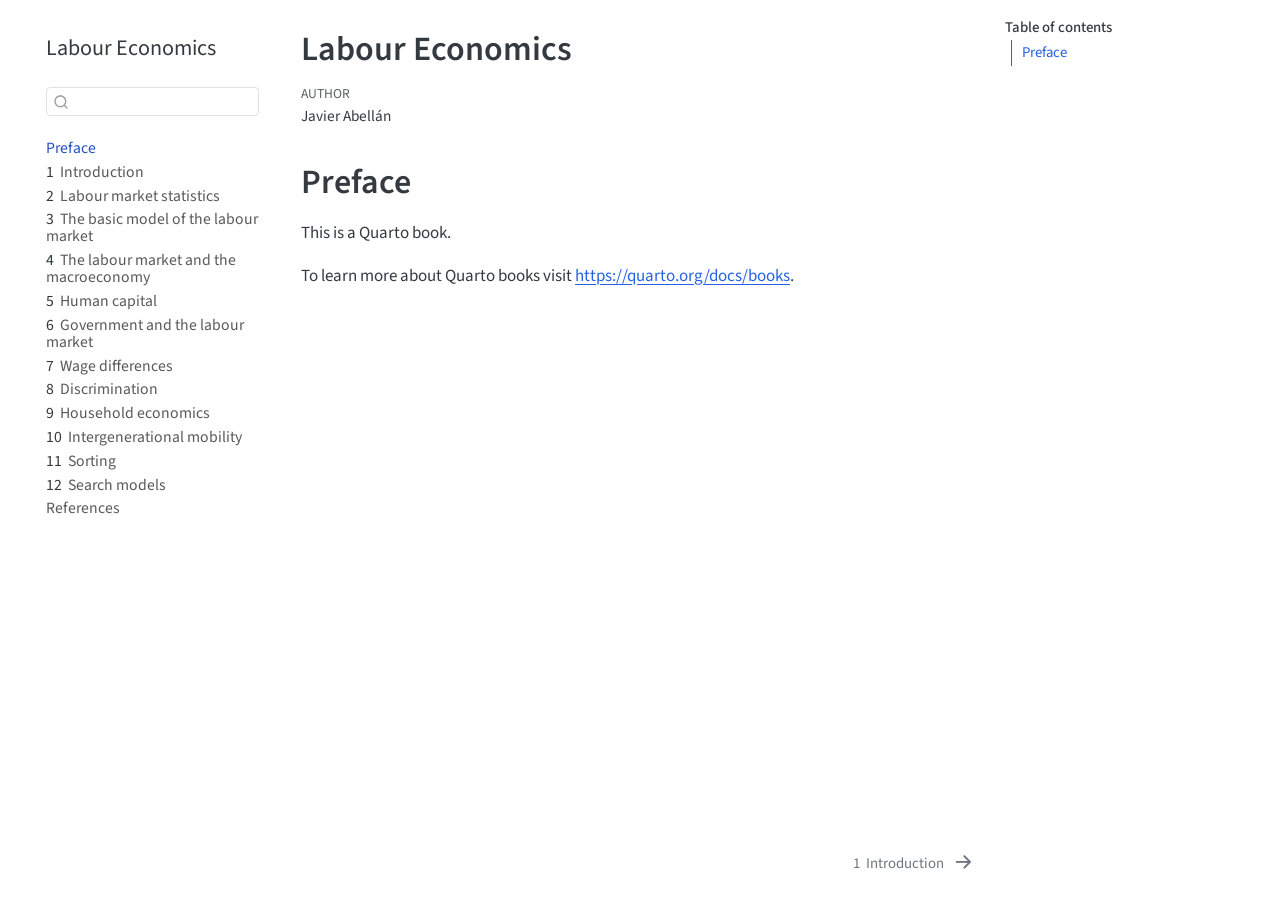
<file: index.html>
<!DOCTYPE html>
<html xmlns="http://www.w3.org/1999/xhtml" lang="en" xml:lang="en"><head>

<meta charset="utf-8">
<meta name="generator" content="quarto-1.9.38">

<meta name="viewport" content="width=device-width, initial-scale=1.0, user-scalable=yes">

<meta name="author" content="Javier Abellán">

<title>Labour Economics</title>
<style>
/* Default styles provided by pandoc.
** See https://pandoc.org/MANUAL.html#variables-for-html for config info.
*/
code{white-space: pre-wrap;}
span.smallcaps{font-variant: small-caps;}
div.columns{display: flex; gap: min(4vw, 1.5em);}
div.column{flex: auto; overflow-x: auto;}
div.hanging-indent{margin-left: 1.5em; text-indent: -1.5em;}
ul.task-list{list-style: none;}
ul.task-list li input[type="checkbox"] {
  width: 0.8em;
  margin: 0 0.8em 0.2em -1em; /* quarto-specific, see https://github.com/quarto-dev/quarto-cli/issues/4556 */ 
  vertical-align: middle;
}
</style>


<script src="site_libs/quarto-nav/quarto-nav.js"></script>
<script src="site_libs/quarto-nav/headroom.min.js"></script>
<script src="site_libs/clipboard/clipboard.min.js"></script>
<script src="site_libs/quarto-search/autocomplete.umd.js"></script>
<script src="site_libs/quarto-search/fuse.min.js"></script>
<script src="site_libs/quarto-search/quarto-search.js"></script>
<meta name="quarto:offset" content="./">
<link href="./intro.html" rel="next">
<script src="site_libs/quarto-html/quarto.js" type="module"></script>
<script src="site_libs/quarto-html/tabsets/tabsets.js" type="module"></script>
<script src="site_libs/quarto-html/popper.min.js"></script>
<script src="site_libs/quarto-html/tippy.umd.min.js"></script>
<script src="site_libs/quarto-html/anchor.min.js"></script>
<link href="site_libs/quarto-html/tippy.css" rel="stylesheet">
<link href="site_libs/quarto-html/quarto-syntax-highlighting-15634bcf2e68342d4ad2dfa704d543f6.css" rel="stylesheet" id="quarto-text-highlighting-styles">
<script src="site_libs/bootstrap/bootstrap.min.js"></script>
<link href="site_libs/bootstrap/bootstrap-icons.css" rel="stylesheet">
<link href="site_libs/bootstrap/bootstrap-5ccb035bea26c1e21f80f44cf7c27909.min.css" rel="stylesheet" append-hash="true" id="quarto-bootstrap" data-mode="light">
<script id="quarto-search-options" type="application/json">{
  "location": "sidebar",
  "copy-button": false,
  "collapse-after": 3,
  "panel-placement": "start",
  "type": "textbox",
  "limit": 50,
  "keyboard-shortcut": [
    "f",
    "/",
    "s"
  ],
  "show-item-context": false,
  "language": {
    "search-no-results-text": "No results",
    "search-matching-documents-text": "matching documents",
    "search-copy-link-title": "Copy link to search",
    "search-hide-matches-text": "Hide additional matches",
    "search-more-match-text": "more match in this document",
    "search-more-matches-text": "more matches in this document",
    "search-clear-button-title": "Clear",
    "search-text-placeholder": "",
    "search-detached-cancel-button-title": "Cancel",
    "search-submit-button-title": "Submit",
    "search-label": "Search"
  }
}</script>


</head>

<body class="nav-sidebar floating quarto-light">

<div id="quarto-search-results"></div>
  <header id="quarto-header" class="headroom fixed-top">
  <nav class="quarto-secondary-nav">
    <div class="container-fluid d-flex">
      <button type="button" class="quarto-btn-toggle btn" data-bs-toggle="collapse" role="button" data-bs-target=".quarto-sidebar-collapse-item" aria-controls="quarto-sidebar" aria-expanded="false" aria-label="Toggle sidebar navigation" onclick="if (window.quartoToggleHeadroom) { window.quartoToggleHeadroom(); }">
        <i class="bi bi-layout-text-sidebar-reverse"></i>
      </button>
        <nav class="quarto-page-breadcrumbs" aria-label="breadcrumb"><ol class="breadcrumb"><li class="breadcrumb-item"><a href="./index.html">Preface</a></li></ol></nav>
        <a class="flex-grow-1" role="navigation" data-bs-toggle="collapse" data-bs-target=".quarto-sidebar-collapse-item" aria-controls="quarto-sidebar" aria-expanded="false" aria-label="Toggle sidebar navigation" onclick="if (window.quartoToggleHeadroom) { window.quartoToggleHeadroom(); }">      
        </a>
      <button type="button" class="btn quarto-search-button" aria-label="Search" onclick="window.quartoOpenSearch();">
        <i class="bi bi-search"></i>
      </button>
    </div>
  </nav>
</header>
<!-- content -->
<div id="quarto-content" class="quarto-container page-columns page-rows-contents page-layout-article">
<!-- sidebar -->
  <nav id="quarto-sidebar" class="sidebar collapse collapse-horizontal quarto-sidebar-collapse-item sidebar-navigation floating overflow-auto">
    <div class="pt-lg-2 mt-2 text-left sidebar-header">
    <div class="sidebar-title mb-0 py-0">
      <a href="./">Labour Economics</a> 
    </div>
      </div>
        <div class="mt-2 flex-shrink-0 align-items-center">
        <div class="sidebar-search">
        <div id="quarto-search" class="" title="Search"></div>
        </div>
        </div>
    <div class="sidebar-menu-container"> 
    <ul class="list-unstyled mt-1">
        <li class="sidebar-item">
  <div class="sidebar-item-container"> 
  <a href="./index.html" class="sidebar-item-text sidebar-link active">
 <span class="menu-text">Preface</span></a>
  </div>
</li>
        <li class="sidebar-item">
  <div class="sidebar-item-container"> 
  <a href="./intro.html" class="sidebar-item-text sidebar-link">
 <span class="menu-text"><span class="chapter-number">1</span>&nbsp; <span class="chapter-title">Introduction</span></span></a>
  </div>
</li>
        <li class="sidebar-item">
  <div class="sidebar-item-container"> 
  <a href="./statistics.html" class="sidebar-item-text sidebar-link">
 <span class="menu-text"><span class="chapter-number">2</span>&nbsp; <span class="chapter-title">Labour market statistics</span></span></a>
  </div>
</li>
        <li class="sidebar-item">
  <div class="sidebar-item-container"> 
  <a href="./basic.html" class="sidebar-item-text sidebar-link">
 <span class="menu-text"><span class="chapter-number">3</span>&nbsp; <span class="chapter-title">The basic model of the labour market</span></span></a>
  </div>
</li>
        <li class="sidebar-item">
  <div class="sidebar-item-container"> 
  <a href="./macro.html" class="sidebar-item-text sidebar-link">
 <span class="menu-text"><span class="chapter-number">4</span>&nbsp; <span class="chapter-title">The labour market and the macroeconomy</span></span></a>
  </div>
</li>
        <li class="sidebar-item">
  <div class="sidebar-item-container"> 
  <a href="./human_capital.html" class="sidebar-item-text sidebar-link">
 <span class="menu-text"><span class="chapter-number">5</span>&nbsp; <span class="chapter-title">Human capital</span></span></a>
  </div>
</li>
        <li class="sidebar-item">
  <div class="sidebar-item-container"> 
  <a href="./government.html" class="sidebar-item-text sidebar-link">
 <span class="menu-text"><span class="chapter-number">6</span>&nbsp; <span class="chapter-title">Government and the labour market</span></span></a>
  </div>
</li>
        <li class="sidebar-item">
  <div class="sidebar-item-container"> 
  <a href="./wage_differences.html" class="sidebar-item-text sidebar-link">
 <span class="menu-text"><span class="chapter-number">7</span>&nbsp; <span class="chapter-title">Wage differences</span></span></a>
  </div>
</li>
        <li class="sidebar-item">
  <div class="sidebar-item-container"> 
  <a href="./discrimination.html" class="sidebar-item-text sidebar-link">
 <span class="menu-text"><span class="chapter-number">8</span>&nbsp; <span class="chapter-title">Discrimination</span></span></a>
  </div>
</li>
        <li class="sidebar-item">
  <div class="sidebar-item-container"> 
  <a href="./household.html" class="sidebar-item-text sidebar-link">
 <span class="menu-text"><span class="chapter-number">9</span>&nbsp; <span class="chapter-title">Household economics</span></span></a>
  </div>
</li>
        <li class="sidebar-item">
  <div class="sidebar-item-container"> 
  <a href="./intergenerational_mobility.html" class="sidebar-item-text sidebar-link">
 <span class="menu-text"><span class="chapter-number">10</span>&nbsp; <span class="chapter-title">Intergenerational mobility</span></span></a>
  </div>
</li>
        <li class="sidebar-item">
  <div class="sidebar-item-container"> 
  <a href="./sorting.html" class="sidebar-item-text sidebar-link">
 <span class="menu-text"><span class="chapter-number">11</span>&nbsp; <span class="chapter-title">Sorting</span></span></a>
  </div>
</li>
        <li class="sidebar-item">
  <div class="sidebar-item-container"> 
  <a href="./search.html" class="sidebar-item-text sidebar-link">
 <span class="menu-text"><span class="chapter-number">12</span>&nbsp; <span class="chapter-title">Search models</span></span></a>
  </div>
</li>
        <li class="sidebar-item">
  <div class="sidebar-item-container"> 
  <a href="./references.html" class="sidebar-item-text sidebar-link">
 <span class="menu-text">References</span></a>
  </div>
</li>
    </ul>
    </div>
</nav>
<div id="quarto-sidebar-glass" class="quarto-sidebar-collapse-item" data-bs-toggle="collapse" data-bs-target=".quarto-sidebar-collapse-item"></div>
<!-- margin-sidebar -->
    <div id="quarto-margin-sidebar" class="sidebar margin-sidebar">
        <nav id="TOC" role="doc-toc" class="toc-active">
    <h2 id="toc-title">Table of contents</h2>
   
  <ul>
  <li><a href="#preface" id="toc-preface" class="nav-link active" data-scroll-target="#preface">Preface</a></li>
  </ul>
</nav>
    </div>
<!-- main -->
<main class="content" id="quarto-document-content">

<header id="title-block-header" class="quarto-title-block default">
<div class="quarto-title">
<h1 class="title">Labour Economics</h1>
</div>



<div class="quarto-title-meta">

    <div>
    <div class="quarto-title-meta-heading">Author</div>
    <div class="quarto-title-meta-contents">
             <p>Javier Abellán </p>
          </div>
  </div>
    
  
    
  </div>
  


</header>


<section id="preface" class="level1 unnumbered">
<h1 class="unnumbered">Preface</h1>
<p>This is a Quarto book.</p>
<p>To learn more about Quarto books visit <a href="https://quarto.org/docs/books" class="uri">https://quarto.org/docs/books</a>.</p>


</section>

</main> <!-- /main -->
<script id="quarto-html-after-body" type="application/javascript">
  window.document.addEventListener("DOMContentLoaded", function (event) {
    const icon = "";
    const anchorJS = new window.AnchorJS();
    anchorJS.options = {
      placement: 'right',
      icon: icon
    };
    anchorJS.add('.anchored');
    const isCodeAnnotation = (el) => {
      for (const clz of el.classList) {
        if (clz.startsWith('code-annotation-')) {                     
          return true;
        }
      }
      return false;
    }
    const onCopySuccess = function(e) {
      // button target
      const button = e.trigger;
      // don't keep focus
      button.blur();
      // flash "checked"
      button.classList.add('code-copy-button-checked');
      var currentTitle = button.getAttribute("title");
      button.setAttribute("title", "Copied!");
      let tooltip;
      if (window.bootstrap) {
        button.setAttribute("data-bs-toggle", "tooltip");
        button.setAttribute("data-bs-placement", "left");
        button.setAttribute("data-bs-title", "Copied!");
        tooltip = new bootstrap.Tooltip(button, 
          { trigger: "manual", 
            customClass: "code-copy-button-tooltip",
            offset: [0, -8]});
        tooltip.show();    
      }
      setTimeout(function() {
        if (tooltip) {
          tooltip.hide();
          button.removeAttribute("data-bs-title");
          button.removeAttribute("data-bs-toggle");
          button.removeAttribute("data-bs-placement");
        }
        button.setAttribute("title", currentTitle);
        button.classList.remove('code-copy-button-checked');
      }, 1000);
      // clear code selection
      e.clearSelection();
    }
    const getTextToCopy = function(trigger) {
      const outerScaffold = trigger.parentElement.cloneNode(true);
      const codeEl = outerScaffold.querySelector('code');
      for (const childEl of codeEl.children) {
        if (isCodeAnnotation(childEl)) {
          childEl.remove();
        }
      }
      return codeEl.innerText;
    }
    const clipboard = new window.ClipboardJS('.code-copy-button:not([data-in-quarto-modal])', {
      text: getTextToCopy
    });
    clipboard.on('success', onCopySuccess);
    if (window.document.getElementById('quarto-embedded-source-code-modal')) {
      const clipboardModal = new window.ClipboardJS('.code-copy-button[data-in-quarto-modal]', {
        text: getTextToCopy,
        container: window.document.getElementById('quarto-embedded-source-code-modal')
      });
      clipboardModal.on('success', onCopySuccess);
    }
      var localhostRegex = new RegExp(/^(?:http|https):\/\/localhost\:?[0-9]*\//);
      var mailtoRegex = new RegExp(/^mailto:/);
        var filterRegex = new RegExp('/' + window.location.host + '/');
      var isInternal = (href) => {
          return filterRegex.test(href) || localhostRegex.test(href) || mailtoRegex.test(href);
      }
      // Inspect non-navigation links and adorn them if external
     var links = window.document.querySelectorAll('a[href]:not(.nav-link):not(.navbar-brand):not(.toc-action):not(.sidebar-link):not(.sidebar-item-toggle):not(.pagination-link):not(.no-external):not([aria-hidden]):not(.dropdown-item):not(.quarto-navigation-tool):not(.about-link)');
      for (var i=0; i<links.length; i++) {
        const link = links[i];
        if (!isInternal(link.href)) {
          // undo the damage that might have been done by quarto-nav.js in the case of
          // links that we want to consider external
          if (link.dataset.originalHref !== undefined) {
            link.href = link.dataset.originalHref;
          }
        }
      }
    function tippyHover(el, contentFn, onTriggerFn, onUntriggerFn) {
      const config = {
        allowHTML: true,
        maxWidth: 500,
        delay: 100,
        arrow: false,
        appendTo: function(el) {
            return el.parentElement;
        },
        interactive: true,
        interactiveBorder: 10,
        theme: 'quarto',
        placement: 'bottom-start',
      };
      if (contentFn) {
        config.content = contentFn;
      }
      if (onTriggerFn) {
        config.onTrigger = onTriggerFn;
      }
      if (onUntriggerFn) {
        config.onUntrigger = onUntriggerFn;
      }
      window.tippy(el, config); 
    }
    const noterefs = window.document.querySelectorAll('a[role="doc-noteref"]');
    for (var i=0; i<noterefs.length; i++) {
      const ref = noterefs[i];
      tippyHover(ref, function() {
        // use id or data attribute instead here
        let href = ref.getAttribute('data-footnote-href') || ref.getAttribute('href');
        try { href = new URL(href).hash; } catch {}
        const id = href.replace(/^#\/?/, "");
        const note = window.document.getElementById(id);
        if (note) {
          return note.innerHTML;
        } else {
          return "";
        }
      });
    }
    const xrefs = window.document.querySelectorAll('a.quarto-xref');
    const processXRef = (id, note) => {
      // Strip column container classes
      const stripColumnClz = (el) => {
        el.classList.remove("page-full", "page-columns");
        if (el.children) {
          for (const child of el.children) {
            stripColumnClz(child);
          }
        }
      }
      stripColumnClz(note)
      if (id === null || id.startsWith('sec-')) {
        // Special case sections, only their first couple elements
        const container = document.createElement("div");
        if (note.children && note.children.length > 2) {
          container.appendChild(note.children[0].cloneNode(true));
          for (let i = 1; i < note.children.length; i++) {
            const child = note.children[i];
            if (child.tagName === "P" && child.innerText === "") {
              continue;
            } else {
              container.appendChild(child.cloneNode(true));
              break;
            }
          }
          if (window.Quarto?.typesetMath) {
            window.Quarto.typesetMath(container);
          }
          return container.innerHTML
        } else {
          if (window.Quarto?.typesetMath) {
            window.Quarto.typesetMath(note);
          }
          return note.innerHTML;
        }
      } else {
        // Remove any anchor links if they are present
        const anchorLink = note.querySelector('a.anchorjs-link');
        if (anchorLink) {
          anchorLink.remove();
        }
        if (window.Quarto?.typesetMath) {
          window.Quarto.typesetMath(note);
        }
        if (note.classList.contains("callout")) {
          return note.outerHTML;
        } else {
          return note.innerHTML;
        }
      }
    }
    for (var i=0; i<xrefs.length; i++) {
      const xref = xrefs[i];
      tippyHover(xref, undefined, function(instance) {
        instance.disable();
        let url = xref.getAttribute('href');
        let hash = undefined; 
        if (url.startsWith('#')) {
          hash = url;
        } else {
          try { hash = new URL(url).hash; } catch {}
        }
        if (hash) {
          const id = hash.replace(/^#\/?/, "");
          const note = window.document.getElementById(id);
          if (note !== null) {
            try {
              const html = processXRef(id, note.cloneNode(true));
              instance.setContent(html);
            } finally {
              instance.enable();
              instance.show();
            }
          } else {
            // See if we can fetch this
            fetch(url.split('#')[0])
            .then(res => res.text())
            .then(html => {
              const parser = new DOMParser();
              const htmlDoc = parser.parseFromString(html, "text/html");
              const note = htmlDoc.getElementById(id);
              if (note !== null) {
                const html = processXRef(id, note);
                instance.setContent(html);
              } 
            }).finally(() => {
              instance.enable();
              instance.show();
            });
          }
        } else {
          // See if we can fetch a full url (with no hash to target)
          // This is a special case and we should probably do some content thinning / targeting
          fetch(url)
          .then(res => res.text())
          .then(html => {
            const parser = new DOMParser();
            const htmlDoc = parser.parseFromString(html, "text/html");
            const note = htmlDoc.querySelector('main.content');
            if (note !== null) {
              // This should only happen for chapter cross references
              // (since there is no id in the URL)
              // remove the first header
              if (note.children.length > 0 && note.children[0].tagName === "HEADER") {
                note.children[0].remove();
              }
              const html = processXRef(null, note);
              instance.setContent(html);
            } 
          }).finally(() => {
            instance.enable();
            instance.show();
          });
        }
      }, function(instance) {
      });
    }
        let selectedAnnoteEl;
        const selectorForAnnotation = ( cell, annotation) => {
          let cellAttr = 'data-code-cell="' + cell + '"';
          let lineAttr = 'data-code-annotation="' +  annotation + '"';
          const selector = 'span[' + cellAttr + '][' + lineAttr + ']';
          return selector;
        }
        const selectCodeLines = (annoteEl) => {
          const doc = window.document;
          const targetCell = annoteEl.getAttribute("data-target-cell");
          const targetAnnotation = annoteEl.getAttribute("data-target-annotation");
          const annoteSpan = window.document.querySelector(selectorForAnnotation(targetCell, targetAnnotation));
          const lines = annoteSpan.getAttribute("data-code-lines").split(",");
          const lineIds = lines.map((line) => {
            return targetCell + "-" + line;
          })
          let top = null;
          let height = null;
          let parent = null;
          if (lineIds.length > 0) {
              //compute the position of the single el (top and bottom and make a div)
              const el = window.document.getElementById(lineIds[0]);
              top = el.offsetTop;
              height = el.offsetHeight;
              parent = el.parentElement.parentElement;
            if (lineIds.length > 1) {
              const lastEl = window.document.getElementById(lineIds[lineIds.length - 1]);
              const bottom = lastEl.offsetTop + lastEl.offsetHeight;
              height = bottom - top;
            }
            if (top !== null && height !== null && parent !== null) {
              // cook up a div (if necessary) and position it 
              let div = window.document.getElementById("code-annotation-line-highlight");
              if (div === null) {
                div = window.document.createElement("div");
                div.setAttribute("id", "code-annotation-line-highlight");
                div.style.position = 'absolute';
                parent.appendChild(div);
              }
              div.style.top = top - 2 + "px";
              div.style.height = height + 4 + "px";
              div.style.left = 0;
              let gutterDiv = window.document.getElementById("code-annotation-line-highlight-gutter");
              if (gutterDiv === null) {
                gutterDiv = window.document.createElement("div");
                gutterDiv.setAttribute("id", "code-annotation-line-highlight-gutter");
                gutterDiv.style.position = 'absolute';
                const codeCell = window.document.getElementById(targetCell);
                const gutter = codeCell.querySelector('.code-annotation-gutter');
                gutter.appendChild(gutterDiv);
              }
              gutterDiv.style.top = top - 2 + "px";
              gutterDiv.style.height = height + 4 + "px";
            }
            selectedAnnoteEl = annoteEl;
          }
        };
        const unselectCodeLines = () => {
          const elementsIds = ["code-annotation-line-highlight", "code-annotation-line-highlight-gutter"];
          elementsIds.forEach((elId) => {
            const div = window.document.getElementById(elId);
            if (div) {
              div.remove();
            }
          });
          selectedAnnoteEl = undefined;
        };
          // Handle positioning of the toggle
      window.addEventListener(
        "resize",
        throttle(() => {
          elRect = undefined;
          if (selectedAnnoteEl) {
            selectCodeLines(selectedAnnoteEl);
          }
        }, 10)
      );
      function throttle(fn, ms) {
      let throttle = false;
      let timer;
        return (...args) => {
          if(!throttle) { // first call gets through
              fn.apply(this, args);
              throttle = true;
          } else { // all the others get throttled
              if(timer) clearTimeout(timer); // cancel #2
              timer = setTimeout(() => {
                fn.apply(this, args);
                timer = throttle = false;
              }, ms);
          }
        };
      }
        // Attach click handler to the DT
        const annoteDls = window.document.querySelectorAll('dt[data-target-cell]');
        for (const annoteDlNode of annoteDls) {
          annoteDlNode.addEventListener('click', (event) => {
            const clickedEl = event.target;
            if (clickedEl !== selectedAnnoteEl) {
              unselectCodeLines();
              const activeEl = window.document.querySelector('dt[data-target-cell].code-annotation-active');
              if (activeEl) {
                activeEl.classList.remove('code-annotation-active');
              }
              selectCodeLines(clickedEl);
              clickedEl.classList.add('code-annotation-active');
            } else {
              // Unselect the line
              unselectCodeLines();
              clickedEl.classList.remove('code-annotation-active');
            }
          });
        }
    const findCites = (el) => {
      const parentEl = el.parentElement;
      if (parentEl) {
        const cites = parentEl.dataset.cites;
        if (cites) {
          return {
            el,
            cites: cites.split(' ')
          };
        } else {
          return findCites(el.parentElement)
        }
      } else {
        return undefined;
      }
    };
    var bibliorefs = window.document.querySelectorAll('a[role="doc-biblioref"]');
    for (var i=0; i<bibliorefs.length; i++) {
      const ref = bibliorefs[i];
      const citeInfo = findCites(ref);
      if (citeInfo) {
        tippyHover(citeInfo.el, function() {
          var popup = window.document.createElement('div');
          citeInfo.cites.forEach(function(cite) {
            var citeDiv = window.document.createElement('div');
            citeDiv.classList.add('hanging-indent');
            citeDiv.classList.add('csl-entry');
            var biblioDiv = window.document.getElementById('ref-' + cite);
            if (biblioDiv) {
              citeDiv.innerHTML = biblioDiv.innerHTML;
            }
            popup.appendChild(citeDiv);
          });
          return popup.innerHTML;
        });
      }
    }
  });
  </script>
<nav class="page-navigation">
  <div class="nav-page nav-page-previous">
  </div>
  <div class="nav-page nav-page-next">
      <a href="./intro.html" class="pagination-link" aria-label="Introduction">
        <span class="nav-page-text"><span class="chapter-number">1</span>&nbsp; <span class="chapter-title">Introduction</span></span> <i class="bi bi-arrow-right-short"></i>
      </a>
  </div>
</nav>
</div> <!-- /content -->




</body></html>
</file>
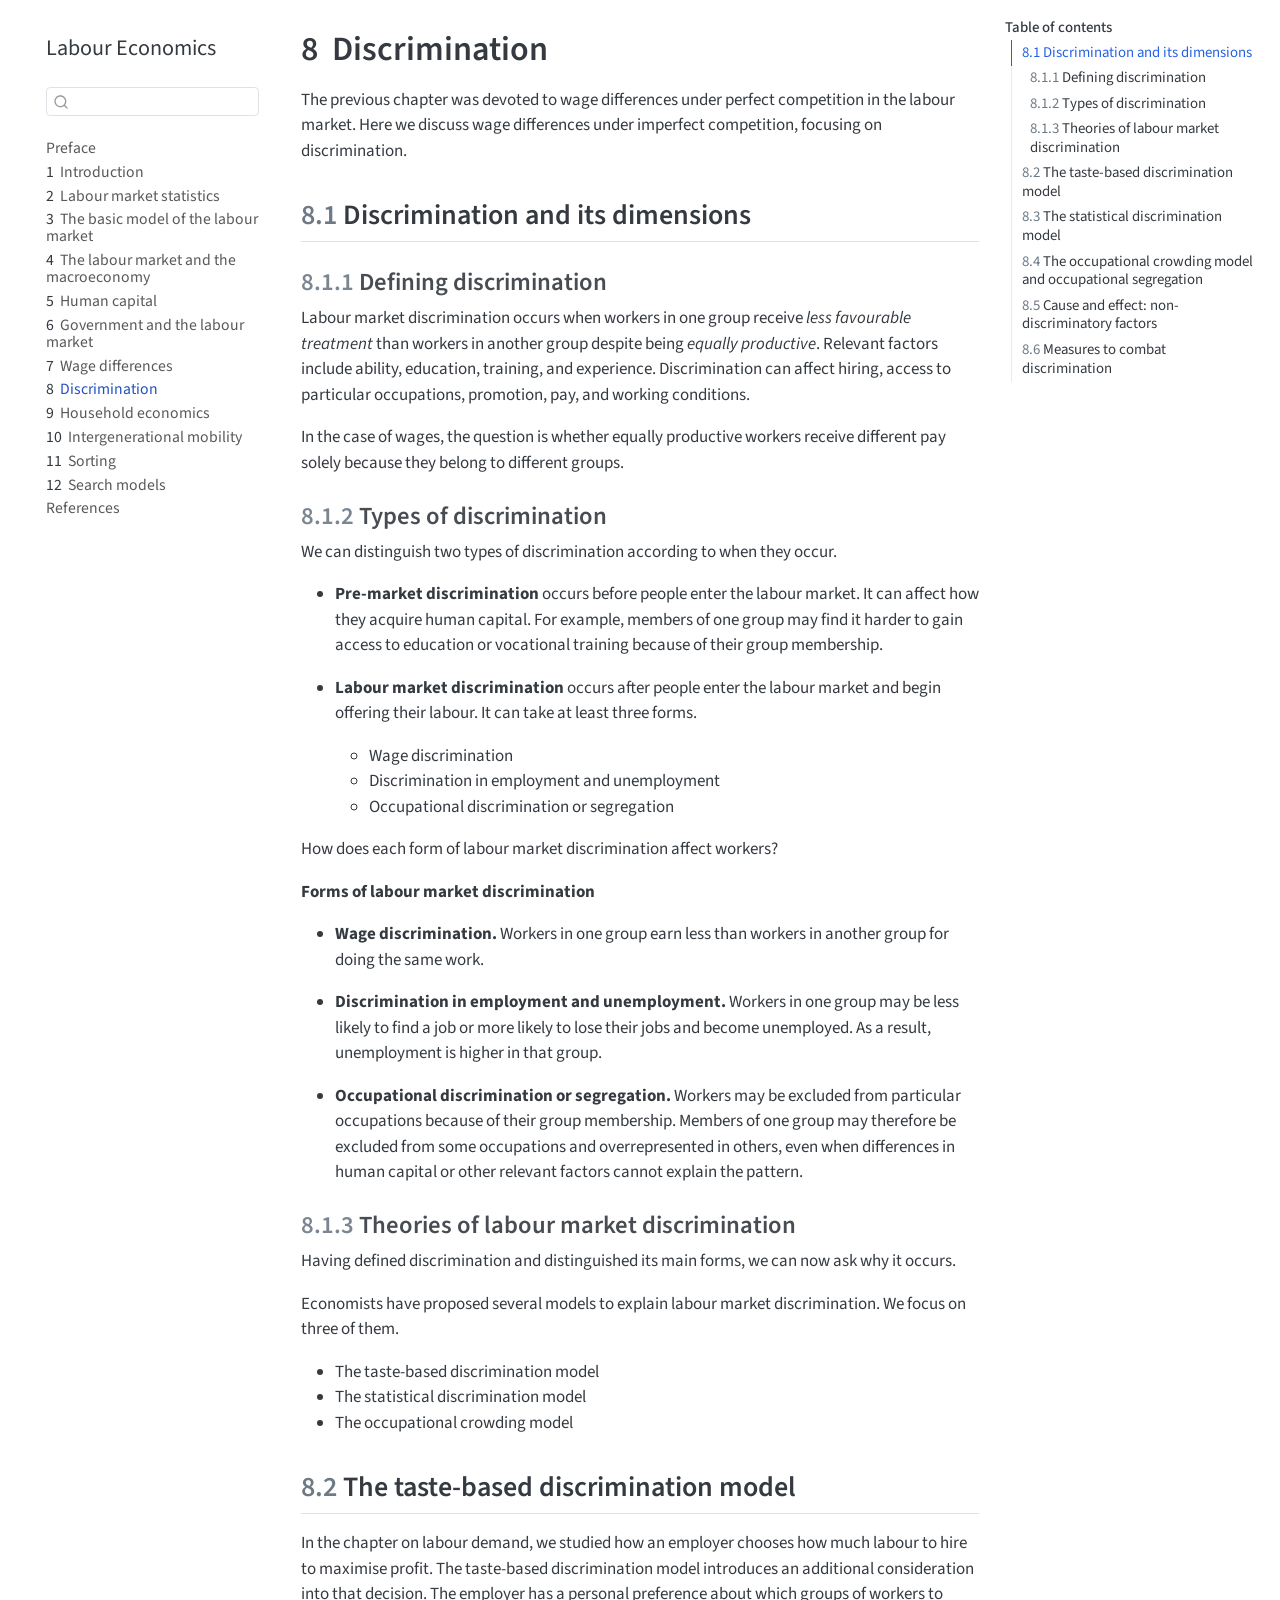
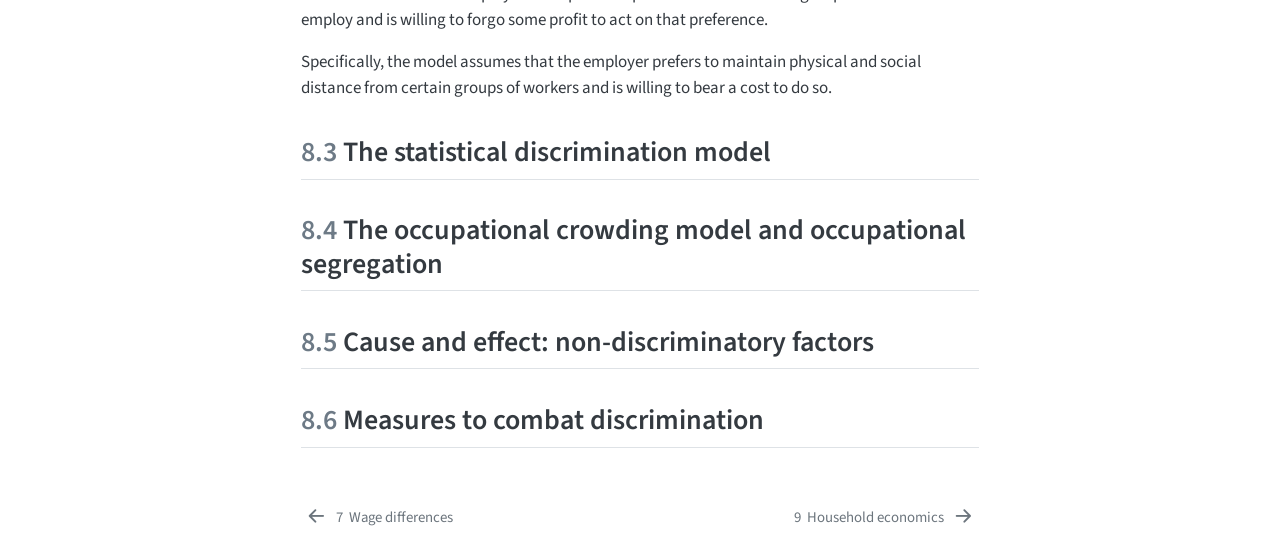
<file: discrimination.html>
<!DOCTYPE html>
<html xmlns="http://www.w3.org/1999/xhtml" lang="en" xml:lang="en"><head>

<meta charset="utf-8">
<meta name="generator" content="quarto-1.9.38">

<meta name="viewport" content="width=device-width, initial-scale=1.0, user-scalable=yes">


<title>8&nbsp; Discrimination – Labour Economics</title>
<style>
/* Default styles provided by pandoc.
** See https://pandoc.org/MANUAL.html#variables-for-html for config info.
*/
code{white-space: pre-wrap;}
span.smallcaps{font-variant: small-caps;}
div.columns{display: flex; gap: min(4vw, 1.5em);}
div.column{flex: auto; overflow-x: auto;}
div.hanging-indent{margin-left: 1.5em; text-indent: -1.5em;}
ul.task-list{list-style: none;}
ul.task-list li input[type="checkbox"] {
  width: 0.8em;
  margin: 0 0.8em 0.2em -1em; /* quarto-specific, see https://github.com/quarto-dev/quarto-cli/issues/4556 */ 
  vertical-align: middle;
}
</style>


<script src="site_libs/quarto-nav/quarto-nav.js"></script>
<script src="site_libs/quarto-nav/headroom.min.js"></script>
<script src="site_libs/clipboard/clipboard.min.js"></script>
<script src="site_libs/quarto-search/autocomplete.umd.js"></script>
<script src="site_libs/quarto-search/fuse.min.js"></script>
<script src="site_libs/quarto-search/quarto-search.js"></script>
<meta name="quarto:offset" content="./">
<link href="./household.html" rel="next">
<link href="./wage_differences.html" rel="prev">
<script src="site_libs/quarto-html/quarto.js" type="module"></script>
<script src="site_libs/quarto-html/tabsets/tabsets.js" type="module"></script>
<script src="site_libs/quarto-html/popper.min.js"></script>
<script src="site_libs/quarto-html/tippy.umd.min.js"></script>
<script src="site_libs/quarto-html/anchor.min.js"></script>
<link href="site_libs/quarto-html/tippy.css" rel="stylesheet">
<link href="site_libs/quarto-html/quarto-syntax-highlighting-15634bcf2e68342d4ad2dfa704d543f6.css" rel="stylesheet" id="quarto-text-highlighting-styles">
<script src="site_libs/bootstrap/bootstrap.min.js"></script>
<link href="site_libs/bootstrap/bootstrap-icons.css" rel="stylesheet">
<link href="site_libs/bootstrap/bootstrap-5ccb035bea26c1e21f80f44cf7c27909.min.css" rel="stylesheet" append-hash="true" id="quarto-bootstrap" data-mode="light">
<script id="quarto-search-options" type="application/json">{
  "location": "sidebar",
  "copy-button": false,
  "collapse-after": 3,
  "panel-placement": "start",
  "type": "textbox",
  "limit": 50,
  "keyboard-shortcut": [
    "f",
    "/",
    "s"
  ],
  "show-item-context": false,
  "language": {
    "search-no-results-text": "No results",
    "search-matching-documents-text": "matching documents",
    "search-copy-link-title": "Copy link to search",
    "search-hide-matches-text": "Hide additional matches",
    "search-more-match-text": "more match in this document",
    "search-more-matches-text": "more matches in this document",
    "search-clear-button-title": "Clear",
    "search-text-placeholder": "",
    "search-detached-cancel-button-title": "Cancel",
    "search-submit-button-title": "Submit",
    "search-label": "Search"
  }
}</script>


</head>

<body class="nav-sidebar floating quarto-light">

<div id="quarto-search-results"></div>
  <header id="quarto-header" class="headroom fixed-top">
  <nav class="quarto-secondary-nav">
    <div class="container-fluid d-flex">
      <button type="button" class="quarto-btn-toggle btn" data-bs-toggle="collapse" role="button" data-bs-target=".quarto-sidebar-collapse-item" aria-controls="quarto-sidebar" aria-expanded="false" aria-label="Toggle sidebar navigation" onclick="if (window.quartoToggleHeadroom) { window.quartoToggleHeadroom(); }">
        <i class="bi bi-layout-text-sidebar-reverse"></i>
      </button>
        <nav class="quarto-page-breadcrumbs" aria-label="breadcrumb"><ol class="breadcrumb"><li class="breadcrumb-item"><a href="./discrimination.html"><span class="chapter-number">8</span>&nbsp; <span class="chapter-title">Discrimination</span></a></li></ol></nav>
        <a class="flex-grow-1" role="navigation" data-bs-toggle="collapse" data-bs-target=".quarto-sidebar-collapse-item" aria-controls="quarto-sidebar" aria-expanded="false" aria-label="Toggle sidebar navigation" onclick="if (window.quartoToggleHeadroom) { window.quartoToggleHeadroom(); }">      
        </a>
      <button type="button" class="btn quarto-search-button" aria-label="Search" onclick="window.quartoOpenSearch();">
        <i class="bi bi-search"></i>
      </button>
    </div>
  </nav>
</header>
<!-- content -->
<div id="quarto-content" class="quarto-container page-columns page-rows-contents page-layout-article">
<!-- sidebar -->
  <nav id="quarto-sidebar" class="sidebar collapse collapse-horizontal quarto-sidebar-collapse-item sidebar-navigation floating overflow-auto">
    <div class="pt-lg-2 mt-2 text-left sidebar-header">
    <div class="sidebar-title mb-0 py-0">
      <a href="./">Labour Economics</a> 
    </div>
      </div>
        <div class="mt-2 flex-shrink-0 align-items-center">
        <div class="sidebar-search">
        <div id="quarto-search" class="" title="Search"></div>
        </div>
        </div>
    <div class="sidebar-menu-container"> 
    <ul class="list-unstyled mt-1">
        <li class="sidebar-item">
  <div class="sidebar-item-container"> 
  <a href="./index.html" class="sidebar-item-text sidebar-link">
 <span class="menu-text">Preface</span></a>
  </div>
</li>
        <li class="sidebar-item">
  <div class="sidebar-item-container"> 
  <a href="./intro.html" class="sidebar-item-text sidebar-link">
 <span class="menu-text"><span class="chapter-number">1</span>&nbsp; <span class="chapter-title">Introduction</span></span></a>
  </div>
</li>
        <li class="sidebar-item">
  <div class="sidebar-item-container"> 
  <a href="./statistics.html" class="sidebar-item-text sidebar-link">
 <span class="menu-text"><span class="chapter-number">2</span>&nbsp; <span class="chapter-title">Labour market statistics</span></span></a>
  </div>
</li>
        <li class="sidebar-item">
  <div class="sidebar-item-container"> 
  <a href="./basic.html" class="sidebar-item-text sidebar-link">
 <span class="menu-text"><span class="chapter-number">3</span>&nbsp; <span class="chapter-title">The basic model of the labour market</span></span></a>
  </div>
</li>
        <li class="sidebar-item">
  <div class="sidebar-item-container"> 
  <a href="./macro.html" class="sidebar-item-text sidebar-link">
 <span class="menu-text"><span class="chapter-number">4</span>&nbsp; <span class="chapter-title">The labour market and the macroeconomy</span></span></a>
  </div>
</li>
        <li class="sidebar-item">
  <div class="sidebar-item-container"> 
  <a href="./human_capital.html" class="sidebar-item-text sidebar-link">
 <span class="menu-text"><span class="chapter-number">5</span>&nbsp; <span class="chapter-title">Human capital</span></span></a>
  </div>
</li>
        <li class="sidebar-item">
  <div class="sidebar-item-container"> 
  <a href="./government.html" class="sidebar-item-text sidebar-link">
 <span class="menu-text"><span class="chapter-number">6</span>&nbsp; <span class="chapter-title">Government and the labour market</span></span></a>
  </div>
</li>
        <li class="sidebar-item">
  <div class="sidebar-item-container"> 
  <a href="./wage_differences.html" class="sidebar-item-text sidebar-link">
 <span class="menu-text"><span class="chapter-number">7</span>&nbsp; <span class="chapter-title">Wage differences</span></span></a>
  </div>
</li>
        <li class="sidebar-item">
  <div class="sidebar-item-container"> 
  <a href="./discrimination.html" class="sidebar-item-text sidebar-link active">
 <span class="menu-text"><span class="chapter-number">8</span>&nbsp; <span class="chapter-title">Discrimination</span></span></a>
  </div>
</li>
        <li class="sidebar-item">
  <div class="sidebar-item-container"> 
  <a href="./household.html" class="sidebar-item-text sidebar-link">
 <span class="menu-text"><span class="chapter-number">9</span>&nbsp; <span class="chapter-title">Household economics</span></span></a>
  </div>
</li>
        <li class="sidebar-item">
  <div class="sidebar-item-container"> 
  <a href="./intergenerational_mobility.html" class="sidebar-item-text sidebar-link">
 <span class="menu-text"><span class="chapter-number">10</span>&nbsp; <span class="chapter-title">Intergenerational mobility</span></span></a>
  </div>
</li>
        <li class="sidebar-item">
  <div class="sidebar-item-container"> 
  <a href="./sorting.html" class="sidebar-item-text sidebar-link">
 <span class="menu-text"><span class="chapter-number">11</span>&nbsp; <span class="chapter-title">Sorting</span></span></a>
  </div>
</li>
        <li class="sidebar-item">
  <div class="sidebar-item-container"> 
  <a href="./search.html" class="sidebar-item-text sidebar-link">
 <span class="menu-text"><span class="chapter-number">12</span>&nbsp; <span class="chapter-title">Search models</span></span></a>
  </div>
</li>
        <li class="sidebar-item">
  <div class="sidebar-item-container"> 
  <a href="./references.html" class="sidebar-item-text sidebar-link">
 <span class="menu-text">References</span></a>
  </div>
</li>
    </ul>
    </div>
</nav>
<div id="quarto-sidebar-glass" class="quarto-sidebar-collapse-item" data-bs-toggle="collapse" data-bs-target=".quarto-sidebar-collapse-item"></div>
<!-- margin-sidebar -->
    <div id="quarto-margin-sidebar" class="sidebar margin-sidebar">
        <nav id="TOC" role="doc-toc" class="toc-active">
    <h2 id="toc-title">Table of contents</h2>
   
  <ul>
  <li><a href="#discrimination-and-its-dimensions" id="toc-discrimination-and-its-dimensions" class="nav-link active" data-scroll-target="#discrimination-and-its-dimensions"><span class="header-section-number">8.1</span> Discrimination and its dimensions</a>
  <ul class="collapse">
  <li><a href="#defining-discrimination" id="toc-defining-discrimination" class="nav-link" data-scroll-target="#defining-discrimination"><span class="header-section-number">8.1.1</span> Defining discrimination</a></li>
  <li><a href="#types-of-discrimination" id="toc-types-of-discrimination" class="nav-link" data-scroll-target="#types-of-discrimination"><span class="header-section-number">8.1.2</span> Types of discrimination</a></li>
  <li><a href="#theories-of-labour-market-discrimination" id="toc-theories-of-labour-market-discrimination" class="nav-link" data-scroll-target="#theories-of-labour-market-discrimination"><span class="header-section-number">8.1.3</span> Theories of labour market discrimination</a></li>
  </ul></li>
  <li><a href="#the-taste-based-discrimination-model" id="toc-the-taste-based-discrimination-model" class="nav-link" data-scroll-target="#the-taste-based-discrimination-model"><span class="header-section-number">8.2</span> The taste-based discrimination model</a></li>
  <li><a href="#the-statistical-discrimination-model" id="toc-the-statistical-discrimination-model" class="nav-link" data-scroll-target="#the-statistical-discrimination-model"><span class="header-section-number">8.3</span> The statistical discrimination model</a></li>
  <li><a href="#the-occupational-crowding-model-and-occupational-segregation" id="toc-the-occupational-crowding-model-and-occupational-segregation" class="nav-link" data-scroll-target="#the-occupational-crowding-model-and-occupational-segregation"><span class="header-section-number">8.4</span> The occupational crowding model and occupational segregation</a></li>
  <li><a href="#cause-and-effect-non-discriminatory-factors" id="toc-cause-and-effect-non-discriminatory-factors" class="nav-link" data-scroll-target="#cause-and-effect-non-discriminatory-factors"><span class="header-section-number">8.5</span> Cause and effect: non-discriminatory factors</a></li>
  <li><a href="#measures-to-combat-discrimination" id="toc-measures-to-combat-discrimination" class="nav-link" data-scroll-target="#measures-to-combat-discrimination"><span class="header-section-number">8.6</span> Measures to combat discrimination</a></li>
  </ul>
</nav>
    </div>
<!-- main -->
<main class="content" id="quarto-document-content">

<header id="title-block-header" class="quarto-title-block default">
<div class="quarto-title">
<h1 class="title"><span class="chapter-number">8</span>&nbsp; <span class="chapter-title">Discrimination</span></h1>
</div>



<div class="quarto-title-meta">

    
  
    
  </div>
  


</header>


<p>The previous chapter was devoted to wage differences under perfect competition in the labour market. Here we discuss wage differences under imperfect competition, focusing on discrimination.</p>
<section id="discrimination-and-its-dimensions" class="level2" data-number="8.1">
<h2 data-number="8.1" class="anchored" data-anchor-id="discrimination-and-its-dimensions"><span class="header-section-number">8.1</span> Discrimination and its dimensions</h2>
<section id="defining-discrimination" class="level3" data-number="8.1.1">
<h3 data-number="8.1.1" class="anchored" data-anchor-id="defining-discrimination"><span class="header-section-number">8.1.1</span> Defining discrimination</h3>
<p>Labour market discrimination occurs when workers in one group receive <em>less favourable treatment</em> than workers in another group despite being <em>equally productive</em>. Relevant factors include ability, education, training, and experience. Discrimination can affect hiring, access to particular occupations, promotion, pay, and working conditions.</p>
<p>In the case of wages, the question is whether equally productive workers receive different pay solely because they belong to different groups.</p>
</section>
<section id="types-of-discrimination" class="level3" data-number="8.1.2">
<h3 data-number="8.1.2" class="anchored" data-anchor-id="types-of-discrimination"><span class="header-section-number">8.1.2</span> Types of discrimination</h3>
<p>We can distinguish two types of discrimination according to when they occur.</p>
<ul>
<li><p><strong>Pre-market discrimination</strong> occurs before people enter the labour market. It can affect how they acquire human capital. For example, members of one group may find it harder to gain access to education or vocational training because of their group membership.</p></li>
<li><p><strong>Labour market discrimination</strong> occurs after people enter the labour market and begin offering their labour. It can take at least three forms.</p>
<ul>
<li>Wage discrimination</li>
<li>Discrimination in employment and unemployment</li>
<li>Occupational discrimination or segregation</li>
</ul></li>
</ul>
<p>How does each form of labour market discrimination affect workers?</p>
<p><strong>Forms of labour market discrimination</strong></p>
<ul>
<li><p><strong>Wage discrimination.</strong> Workers in one group earn less than workers in another group for doing the same work.</p></li>
<li><p><strong>Discrimination in employment and unemployment.</strong> Workers in one group may be less likely to find a job or more likely to lose their jobs and become unemployed. As a result, unemployment is higher in that group.</p></li>
<li><p><strong>Occupational discrimination or segregation.</strong> Workers may be excluded from particular occupations because of their group membership. Members of one group may therefore be excluded from some occupations and overrepresented in others, even when differences in human capital or other relevant factors cannot explain the pattern.</p></li>
</ul>
</section>
<section id="theories-of-labour-market-discrimination" class="level3" data-number="8.1.3">
<h3 data-number="8.1.3" class="anchored" data-anchor-id="theories-of-labour-market-discrimination"><span class="header-section-number">8.1.3</span> Theories of labour market discrimination</h3>
<p>Having defined discrimination and distinguished its main forms, we can now ask why it occurs.</p>
<p>Economists have proposed several models to explain labour market discrimination. We focus on three of them.</p>
<ul>
<li>The taste-based discrimination model</li>
<li>The statistical discrimination model</li>
<li>The occupational crowding model</li>
</ul>
</section>
</section>
<section id="the-taste-based-discrimination-model" class="level2" data-number="8.2">
<h2 data-number="8.2" class="anchored" data-anchor-id="the-taste-based-discrimination-model"><span class="header-section-number">8.2</span> The taste-based discrimination model</h2>
<p>In the chapter on labour demand, we studied how an employer chooses how much labour to hire to maximise profit. The taste-based discrimination model introduces an additional consideration into that decision. The employer has a personal preference about which groups of workers to employ and is willing to forgo some profit to act on that preference.</p>
<p>Specifically, the model assumes that the employer prefers to maintain physical and social distance from certain groups of workers and is willing to bear a cost to do so.</p>
</section>
<section id="the-statistical-discrimination-model" class="level2" data-number="8.3">
<h2 data-number="8.3" class="anchored" data-anchor-id="the-statistical-discrimination-model"><span class="header-section-number">8.3</span> The statistical discrimination model</h2>
</section>
<section id="the-occupational-crowding-model-and-occupational-segregation" class="level2" data-number="8.4">
<h2 data-number="8.4" class="anchored" data-anchor-id="the-occupational-crowding-model-and-occupational-segregation"><span class="header-section-number">8.4</span> The occupational crowding model and occupational segregation</h2>
</section>
<section id="cause-and-effect-non-discriminatory-factors" class="level2" data-number="8.5">
<h2 data-number="8.5" class="anchored" data-anchor-id="cause-and-effect-non-discriminatory-factors"><span class="header-section-number">8.5</span> Cause and effect: non-discriminatory factors</h2>
</section>
<section id="measures-to-combat-discrimination" class="level2" data-number="8.6">
<h2 data-number="8.6" class="anchored" data-anchor-id="measures-to-combat-discrimination"><span class="header-section-number">8.6</span> Measures to combat discrimination</h2>


</section>

</main> <!-- /main -->
<script id="quarto-html-after-body" type="application/javascript">
  window.document.addEventListener("DOMContentLoaded", function (event) {
    const icon = "";
    const anchorJS = new window.AnchorJS();
    anchorJS.options = {
      placement: 'right',
      icon: icon
    };
    anchorJS.add('.anchored');
    const isCodeAnnotation = (el) => {
      for (const clz of el.classList) {
        if (clz.startsWith('code-annotation-')) {                     
          return true;
        }
      }
      return false;
    }
    const onCopySuccess = function(e) {
      // button target
      const button = e.trigger;
      // don't keep focus
      button.blur();
      // flash "checked"
      button.classList.add('code-copy-button-checked');
      var currentTitle = button.getAttribute("title");
      button.setAttribute("title", "Copied!");
      let tooltip;
      if (window.bootstrap) {
        button.setAttribute("data-bs-toggle", "tooltip");
        button.setAttribute("data-bs-placement", "left");
        button.setAttribute("data-bs-title", "Copied!");
        tooltip = new bootstrap.Tooltip(button, 
          { trigger: "manual", 
            customClass: "code-copy-button-tooltip",
            offset: [0, -8]});
        tooltip.show();    
      }
      setTimeout(function() {
        if (tooltip) {
          tooltip.hide();
          button.removeAttribute("data-bs-title");
          button.removeAttribute("data-bs-toggle");
          button.removeAttribute("data-bs-placement");
        }
        button.setAttribute("title", currentTitle);
        button.classList.remove('code-copy-button-checked');
      }, 1000);
      // clear code selection
      e.clearSelection();
    }
    const getTextToCopy = function(trigger) {
      const outerScaffold = trigger.parentElement.cloneNode(true);
      const codeEl = outerScaffold.querySelector('code');
      for (const childEl of codeEl.children) {
        if (isCodeAnnotation(childEl)) {
          childEl.remove();
        }
      }
      return codeEl.innerText;
    }
    const clipboard = new window.ClipboardJS('.code-copy-button:not([data-in-quarto-modal])', {
      text: getTextToCopy
    });
    clipboard.on('success', onCopySuccess);
    if (window.document.getElementById('quarto-embedded-source-code-modal')) {
      const clipboardModal = new window.ClipboardJS('.code-copy-button[data-in-quarto-modal]', {
        text: getTextToCopy,
        container: window.document.getElementById('quarto-embedded-source-code-modal')
      });
      clipboardModal.on('success', onCopySuccess);
    }
      var localhostRegex = new RegExp(/^(?:http|https):\/\/localhost\:?[0-9]*\//);
      var mailtoRegex = new RegExp(/^mailto:/);
        var filterRegex = new RegExp('/' + window.location.host + '/');
      var isInternal = (href) => {
          return filterRegex.test(href) || localhostRegex.test(href) || mailtoRegex.test(href);
      }
      // Inspect non-navigation links and adorn them if external
     var links = window.document.querySelectorAll('a[href]:not(.nav-link):not(.navbar-brand):not(.toc-action):not(.sidebar-link):not(.sidebar-item-toggle):not(.pagination-link):not(.no-external):not([aria-hidden]):not(.dropdown-item):not(.quarto-navigation-tool):not(.about-link)');
      for (var i=0; i<links.length; i++) {
        const link = links[i];
        if (!isInternal(link.href)) {
          // undo the damage that might have been done by quarto-nav.js in the case of
          // links that we want to consider external
          if (link.dataset.originalHref !== undefined) {
            link.href = link.dataset.originalHref;
          }
        }
      }
    function tippyHover(el, contentFn, onTriggerFn, onUntriggerFn) {
      const config = {
        allowHTML: true,
        maxWidth: 500,
        delay: 100,
        arrow: false,
        appendTo: function(el) {
            return el.parentElement;
        },
        interactive: true,
        interactiveBorder: 10,
        theme: 'quarto',
        placement: 'bottom-start',
      };
      if (contentFn) {
        config.content = contentFn;
      }
      if (onTriggerFn) {
        config.onTrigger = onTriggerFn;
      }
      if (onUntriggerFn) {
        config.onUntrigger = onUntriggerFn;
      }
      window.tippy(el, config); 
    }
    const noterefs = window.document.querySelectorAll('a[role="doc-noteref"]');
    for (var i=0; i<noterefs.length; i++) {
      const ref = noterefs[i];
      tippyHover(ref, function() {
        // use id or data attribute instead here
        let href = ref.getAttribute('data-footnote-href') || ref.getAttribute('href');
        try { href = new URL(href).hash; } catch {}
        const id = href.replace(/^#\/?/, "");
        const note = window.document.getElementById(id);
        if (note) {
          return note.innerHTML;
        } else {
          return "";
        }
      });
    }
    const xrefs = window.document.querySelectorAll('a.quarto-xref');
    const processXRef = (id, note) => {
      // Strip column container classes
      const stripColumnClz = (el) => {
        el.classList.remove("page-full", "page-columns");
        if (el.children) {
          for (const child of el.children) {
            stripColumnClz(child);
          }
        }
      }
      stripColumnClz(note)
      if (id === null || id.startsWith('sec-')) {
        // Special case sections, only their first couple elements
        const container = document.createElement("div");
        if (note.children && note.children.length > 2) {
          container.appendChild(note.children[0].cloneNode(true));
          for (let i = 1; i < note.children.length; i++) {
            const child = note.children[i];
            if (child.tagName === "P" && child.innerText === "") {
              continue;
            } else {
              container.appendChild(child.cloneNode(true));
              break;
            }
          }
          if (window.Quarto?.typesetMath) {
            window.Quarto.typesetMath(container);
          }
          return container.innerHTML
        } else {
          if (window.Quarto?.typesetMath) {
            window.Quarto.typesetMath(note);
          }
          return note.innerHTML;
        }
      } else {
        // Remove any anchor links if they are present
        const anchorLink = note.querySelector('a.anchorjs-link');
        if (anchorLink) {
          anchorLink.remove();
        }
        if (window.Quarto?.typesetMath) {
          window.Quarto.typesetMath(note);
        }
        if (note.classList.contains("callout")) {
          return note.outerHTML;
        } else {
          return note.innerHTML;
        }
      }
    }
    for (var i=0; i<xrefs.length; i++) {
      const xref = xrefs[i];
      tippyHover(xref, undefined, function(instance) {
        instance.disable();
        let url = xref.getAttribute('href');
        let hash = undefined; 
        if (url.startsWith('#')) {
          hash = url;
        } else {
          try { hash = new URL(url).hash; } catch {}
        }
        if (hash) {
          const id = hash.replace(/^#\/?/, "");
          const note = window.document.getElementById(id);
          if (note !== null) {
            try {
              const html = processXRef(id, note.cloneNode(true));
              instance.setContent(html);
            } finally {
              instance.enable();
              instance.show();
            }
          } else {
            // See if we can fetch this
            fetch(url.split('#')[0])
            .then(res => res.text())
            .then(html => {
              const parser = new DOMParser();
              const htmlDoc = parser.parseFromString(html, "text/html");
              const note = htmlDoc.getElementById(id);
              if (note !== null) {
                const html = processXRef(id, note);
                instance.setContent(html);
              } 
            }).finally(() => {
              instance.enable();
              instance.show();
            });
          }
        } else {
          // See if we can fetch a full url (with no hash to target)
          // This is a special case and we should probably do some content thinning / targeting
          fetch(url)
          .then(res => res.text())
          .then(html => {
            const parser = new DOMParser();
            const htmlDoc = parser.parseFromString(html, "text/html");
            const note = htmlDoc.querySelector('main.content');
            if (note !== null) {
              // This should only happen for chapter cross references
              // (since there is no id in the URL)
              // remove the first header
              if (note.children.length > 0 && note.children[0].tagName === "HEADER") {
                note.children[0].remove();
              }
              const html = processXRef(null, note);
              instance.setContent(html);
            } 
          }).finally(() => {
            instance.enable();
            instance.show();
          });
        }
      }, function(instance) {
      });
    }
        let selectedAnnoteEl;
        const selectorForAnnotation = ( cell, annotation) => {
          let cellAttr = 'data-code-cell="' + cell + '"';
          let lineAttr = 'data-code-annotation="' +  annotation + '"';
          const selector = 'span[' + cellAttr + '][' + lineAttr + ']';
          return selector;
        }
        const selectCodeLines = (annoteEl) => {
          const doc = window.document;
          const targetCell = annoteEl.getAttribute("data-target-cell");
          const targetAnnotation = annoteEl.getAttribute("data-target-annotation");
          const annoteSpan = window.document.querySelector(selectorForAnnotation(targetCell, targetAnnotation));
          const lines = annoteSpan.getAttribute("data-code-lines").split(",");
          const lineIds = lines.map((line) => {
            return targetCell + "-" + line;
          })
          let top = null;
          let height = null;
          let parent = null;
          if (lineIds.length > 0) {
              //compute the position of the single el (top and bottom and make a div)
              const el = window.document.getElementById(lineIds[0]);
              top = el.offsetTop;
              height = el.offsetHeight;
              parent = el.parentElement.parentElement;
            if (lineIds.length > 1) {
              const lastEl = window.document.getElementById(lineIds[lineIds.length - 1]);
              const bottom = lastEl.offsetTop + lastEl.offsetHeight;
              height = bottom - top;
            }
            if (top !== null && height !== null && parent !== null) {
              // cook up a div (if necessary) and position it 
              let div = window.document.getElementById("code-annotation-line-highlight");
              if (div === null) {
                div = window.document.createElement("div");
                div.setAttribute("id", "code-annotation-line-highlight");
                div.style.position = 'absolute';
                parent.appendChild(div);
              }
              div.style.top = top - 2 + "px";
              div.style.height = height + 4 + "px";
              div.style.left = 0;
              let gutterDiv = window.document.getElementById("code-annotation-line-highlight-gutter");
              if (gutterDiv === null) {
                gutterDiv = window.document.createElement("div");
                gutterDiv.setAttribute("id", "code-annotation-line-highlight-gutter");
                gutterDiv.style.position = 'absolute';
                const codeCell = window.document.getElementById(targetCell);
                const gutter = codeCell.querySelector('.code-annotation-gutter');
                gutter.appendChild(gutterDiv);
              }
              gutterDiv.style.top = top - 2 + "px";
              gutterDiv.style.height = height + 4 + "px";
            }
            selectedAnnoteEl = annoteEl;
          }
        };
        const unselectCodeLines = () => {
          const elementsIds = ["code-annotation-line-highlight", "code-annotation-line-highlight-gutter"];
          elementsIds.forEach((elId) => {
            const div = window.document.getElementById(elId);
            if (div) {
              div.remove();
            }
          });
          selectedAnnoteEl = undefined;
        };
          // Handle positioning of the toggle
      window.addEventListener(
        "resize",
        throttle(() => {
          elRect = undefined;
          if (selectedAnnoteEl) {
            selectCodeLines(selectedAnnoteEl);
          }
        }, 10)
      );
      function throttle(fn, ms) {
      let throttle = false;
      let timer;
        return (...args) => {
          if(!throttle) { // first call gets through
              fn.apply(this, args);
              throttle = true;
          } else { // all the others get throttled
              if(timer) clearTimeout(timer); // cancel #2
              timer = setTimeout(() => {
                fn.apply(this, args);
                timer = throttle = false;
              }, ms);
          }
        };
      }
        // Attach click handler to the DT
        const annoteDls = window.document.querySelectorAll('dt[data-target-cell]');
        for (const annoteDlNode of annoteDls) {
          annoteDlNode.addEventListener('click', (event) => {
            const clickedEl = event.target;
            if (clickedEl !== selectedAnnoteEl) {
              unselectCodeLines();
              const activeEl = window.document.querySelector('dt[data-target-cell].code-annotation-active');
              if (activeEl) {
                activeEl.classList.remove('code-annotation-active');
              }
              selectCodeLines(clickedEl);
              clickedEl.classList.add('code-annotation-active');
            } else {
              // Unselect the line
              unselectCodeLines();
              clickedEl.classList.remove('code-annotation-active');
            }
          });
        }
    const findCites = (el) => {
      const parentEl = el.parentElement;
      if (parentEl) {
        const cites = parentEl.dataset.cites;
        if (cites) {
          return {
            el,
            cites: cites.split(' ')
          };
        } else {
          return findCites(el.parentElement)
        }
      } else {
        return undefined;
      }
    };
    var bibliorefs = window.document.querySelectorAll('a[role="doc-biblioref"]');
    for (var i=0; i<bibliorefs.length; i++) {
      const ref = bibliorefs[i];
      const citeInfo = findCites(ref);
      if (citeInfo) {
        tippyHover(citeInfo.el, function() {
          var popup = window.document.createElement('div');
          citeInfo.cites.forEach(function(cite) {
            var citeDiv = window.document.createElement('div');
            citeDiv.classList.add('hanging-indent');
            citeDiv.classList.add('csl-entry');
            var biblioDiv = window.document.getElementById('ref-' + cite);
            if (biblioDiv) {
              citeDiv.innerHTML = biblioDiv.innerHTML;
            }
            popup.appendChild(citeDiv);
          });
          return popup.innerHTML;
        });
      }
    }
  });
  </script>
<nav class="page-navigation">
  <div class="nav-page nav-page-previous">
      <a href="./wage_differences.html" class="pagination-link" aria-label="Wage differences">
        <i class="bi bi-arrow-left-short"></i> <span class="nav-page-text"><span class="chapter-number">7</span>&nbsp; <span class="chapter-title">Wage differences</span></span>
      </a>          
  </div>
  <div class="nav-page nav-page-next">
      <a href="./household.html" class="pagination-link" aria-label="Household economics">
        <span class="nav-page-text"><span class="chapter-number">9</span>&nbsp; <span class="chapter-title">Household economics</span></span> <i class="bi bi-arrow-right-short"></i>
      </a>
  </div>
</nav>
</div> <!-- /content -->




</body></html>
</file>
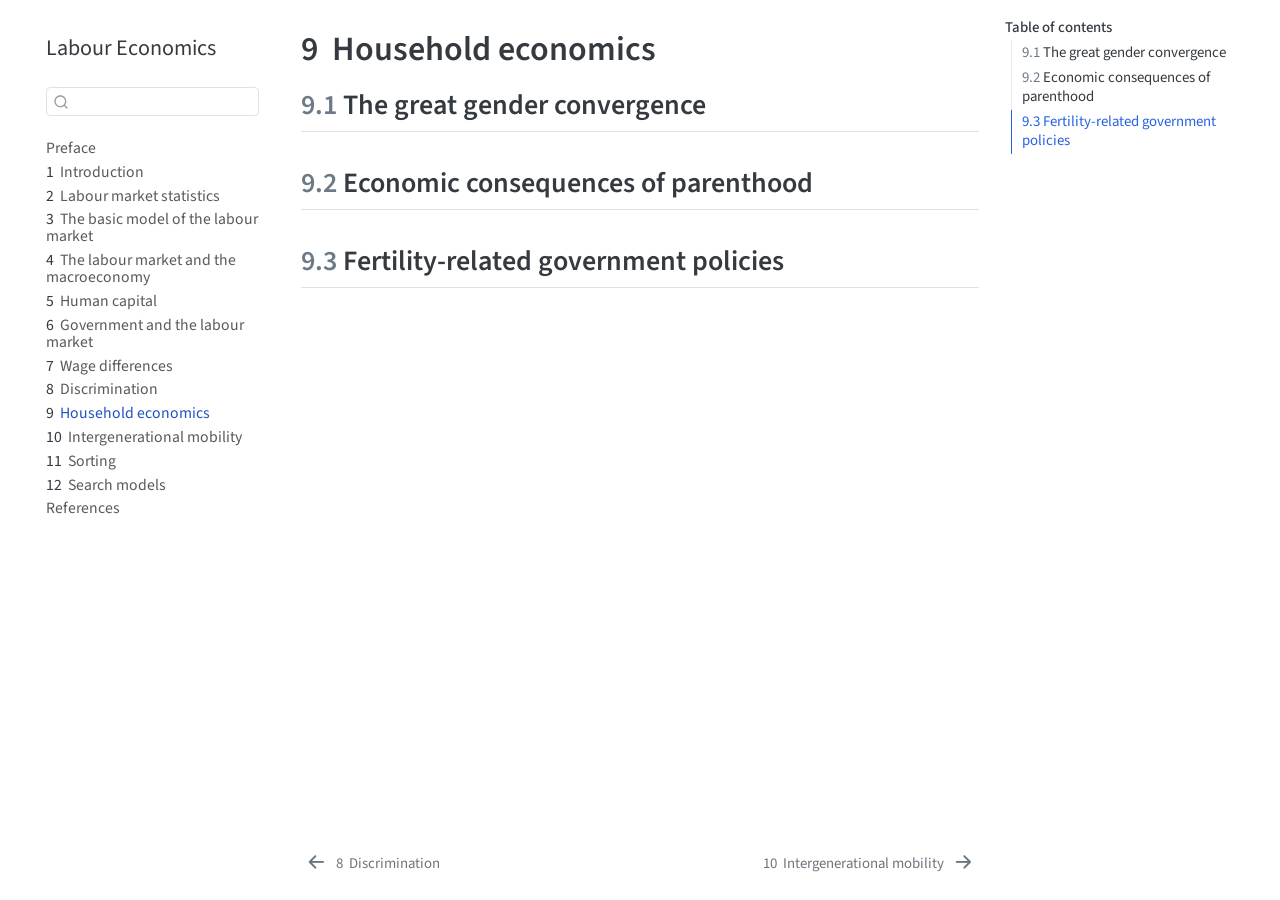
<file: household.html>
<!DOCTYPE html>
<html xmlns="http://www.w3.org/1999/xhtml" lang="en" xml:lang="en"><head>

<meta charset="utf-8">
<meta name="generator" content="quarto-1.9.38">

<meta name="viewport" content="width=device-width, initial-scale=1.0, user-scalable=yes">


<title>9&nbsp; Household economics – Labour Economics</title>
<style>
/* Default styles provided by pandoc.
** See https://pandoc.org/MANUAL.html#variables-for-html for config info.
*/
code{white-space: pre-wrap;}
span.smallcaps{font-variant: small-caps;}
div.columns{display: flex; gap: min(4vw, 1.5em);}
div.column{flex: auto; overflow-x: auto;}
div.hanging-indent{margin-left: 1.5em; text-indent: -1.5em;}
ul.task-list{list-style: none;}
ul.task-list li input[type="checkbox"] {
  width: 0.8em;
  margin: 0 0.8em 0.2em -1em; /* quarto-specific, see https://github.com/quarto-dev/quarto-cli/issues/4556 */ 
  vertical-align: middle;
}
</style>


<script src="site_libs/quarto-nav/quarto-nav.js"></script>
<script src="site_libs/quarto-nav/headroom.min.js"></script>
<script src="site_libs/clipboard/clipboard.min.js"></script>
<script src="site_libs/quarto-search/autocomplete.umd.js"></script>
<script src="site_libs/quarto-search/fuse.min.js"></script>
<script src="site_libs/quarto-search/quarto-search.js"></script>
<meta name="quarto:offset" content="./">
<link href="./intergenerational_mobility.html" rel="next">
<link href="./discrimination.html" rel="prev">
<script src="site_libs/quarto-html/quarto.js" type="module"></script>
<script src="site_libs/quarto-html/tabsets/tabsets.js" type="module"></script>
<script src="site_libs/quarto-html/popper.min.js"></script>
<script src="site_libs/quarto-html/tippy.umd.min.js"></script>
<script src="site_libs/quarto-html/anchor.min.js"></script>
<link href="site_libs/quarto-html/tippy.css" rel="stylesheet">
<link href="site_libs/quarto-html/quarto-syntax-highlighting-15634bcf2e68342d4ad2dfa704d543f6.css" rel="stylesheet" id="quarto-text-highlighting-styles">
<script src="site_libs/bootstrap/bootstrap.min.js"></script>
<link href="site_libs/bootstrap/bootstrap-icons.css" rel="stylesheet">
<link href="site_libs/bootstrap/bootstrap-5ccb035bea26c1e21f80f44cf7c27909.min.css" rel="stylesheet" append-hash="true" id="quarto-bootstrap" data-mode="light">
<script id="quarto-search-options" type="application/json">{
  "location": "sidebar",
  "copy-button": false,
  "collapse-after": 3,
  "panel-placement": "start",
  "type": "textbox",
  "limit": 50,
  "keyboard-shortcut": [
    "f",
    "/",
    "s"
  ],
  "show-item-context": false,
  "language": {
    "search-no-results-text": "No results",
    "search-matching-documents-text": "matching documents",
    "search-copy-link-title": "Copy link to search",
    "search-hide-matches-text": "Hide additional matches",
    "search-more-match-text": "more match in this document",
    "search-more-matches-text": "more matches in this document",
    "search-clear-button-title": "Clear",
    "search-text-placeholder": "",
    "search-detached-cancel-button-title": "Cancel",
    "search-submit-button-title": "Submit",
    "search-label": "Search"
  }
}</script>


</head>

<body class="nav-sidebar floating quarto-light">

<div id="quarto-search-results"></div>
  <header id="quarto-header" class="headroom fixed-top">
  <nav class="quarto-secondary-nav">
    <div class="container-fluid d-flex">
      <button type="button" class="quarto-btn-toggle btn" data-bs-toggle="collapse" role="button" data-bs-target=".quarto-sidebar-collapse-item" aria-controls="quarto-sidebar" aria-expanded="false" aria-label="Toggle sidebar navigation" onclick="if (window.quartoToggleHeadroom) { window.quartoToggleHeadroom(); }">
        <i class="bi bi-layout-text-sidebar-reverse"></i>
      </button>
        <nav class="quarto-page-breadcrumbs" aria-label="breadcrumb"><ol class="breadcrumb"><li class="breadcrumb-item"><a href="./household.html"><span class="chapter-number">9</span>&nbsp; <span class="chapter-title">Household economics</span></a></li></ol></nav>
        <a class="flex-grow-1" role="navigation" data-bs-toggle="collapse" data-bs-target=".quarto-sidebar-collapse-item" aria-controls="quarto-sidebar" aria-expanded="false" aria-label="Toggle sidebar navigation" onclick="if (window.quartoToggleHeadroom) { window.quartoToggleHeadroom(); }">      
        </a>
      <button type="button" class="btn quarto-search-button" aria-label="Search" onclick="window.quartoOpenSearch();">
        <i class="bi bi-search"></i>
      </button>
    </div>
  </nav>
</header>
<!-- content -->
<div id="quarto-content" class="quarto-container page-columns page-rows-contents page-layout-article">
<!-- sidebar -->
  <nav id="quarto-sidebar" class="sidebar collapse collapse-horizontal quarto-sidebar-collapse-item sidebar-navigation floating overflow-auto">
    <div class="pt-lg-2 mt-2 text-left sidebar-header">
    <div class="sidebar-title mb-0 py-0">
      <a href="./">Labour Economics</a> 
    </div>
      </div>
        <div class="mt-2 flex-shrink-0 align-items-center">
        <div class="sidebar-search">
        <div id="quarto-search" class="" title="Search"></div>
        </div>
        </div>
    <div class="sidebar-menu-container"> 
    <ul class="list-unstyled mt-1">
        <li class="sidebar-item">
  <div class="sidebar-item-container"> 
  <a href="./index.html" class="sidebar-item-text sidebar-link">
 <span class="menu-text">Preface</span></a>
  </div>
</li>
        <li class="sidebar-item">
  <div class="sidebar-item-container"> 
  <a href="./intro.html" class="sidebar-item-text sidebar-link">
 <span class="menu-text"><span class="chapter-number">1</span>&nbsp; <span class="chapter-title">Introduction</span></span></a>
  </div>
</li>
        <li class="sidebar-item">
  <div class="sidebar-item-container"> 
  <a href="./statistics.html" class="sidebar-item-text sidebar-link">
 <span class="menu-text"><span class="chapter-number">2</span>&nbsp; <span class="chapter-title">Labour market statistics</span></span></a>
  </div>
</li>
        <li class="sidebar-item">
  <div class="sidebar-item-container"> 
  <a href="./basic.html" class="sidebar-item-text sidebar-link">
 <span class="menu-text"><span class="chapter-number">3</span>&nbsp; <span class="chapter-title">The basic model of the labour market</span></span></a>
  </div>
</li>
        <li class="sidebar-item">
  <div class="sidebar-item-container"> 
  <a href="./macro.html" class="sidebar-item-text sidebar-link">
 <span class="menu-text"><span class="chapter-number">4</span>&nbsp; <span class="chapter-title">The labour market and the macroeconomy</span></span></a>
  </div>
</li>
        <li class="sidebar-item">
  <div class="sidebar-item-container"> 
  <a href="./human_capital.html" class="sidebar-item-text sidebar-link">
 <span class="menu-text"><span class="chapter-number">5</span>&nbsp; <span class="chapter-title">Human capital</span></span></a>
  </div>
</li>
        <li class="sidebar-item">
  <div class="sidebar-item-container"> 
  <a href="./government.html" class="sidebar-item-text sidebar-link">
 <span class="menu-text"><span class="chapter-number">6</span>&nbsp; <span class="chapter-title">Government and the labour market</span></span></a>
  </div>
</li>
        <li class="sidebar-item">
  <div class="sidebar-item-container"> 
  <a href="./wage_differences.html" class="sidebar-item-text sidebar-link">
 <span class="menu-text"><span class="chapter-number">7</span>&nbsp; <span class="chapter-title">Wage differences</span></span></a>
  </div>
</li>
        <li class="sidebar-item">
  <div class="sidebar-item-container"> 
  <a href="./discrimination.html" class="sidebar-item-text sidebar-link">
 <span class="menu-text"><span class="chapter-number">8</span>&nbsp; <span class="chapter-title">Discrimination</span></span></a>
  </div>
</li>
        <li class="sidebar-item">
  <div class="sidebar-item-container"> 
  <a href="./household.html" class="sidebar-item-text sidebar-link active">
 <span class="menu-text"><span class="chapter-number">9</span>&nbsp; <span class="chapter-title">Household economics</span></span></a>
  </div>
</li>
        <li class="sidebar-item">
  <div class="sidebar-item-container"> 
  <a href="./intergenerational_mobility.html" class="sidebar-item-text sidebar-link">
 <span class="menu-text"><span class="chapter-number">10</span>&nbsp; <span class="chapter-title">Intergenerational mobility</span></span></a>
  </div>
</li>
        <li class="sidebar-item">
  <div class="sidebar-item-container"> 
  <a href="./sorting.html" class="sidebar-item-text sidebar-link">
 <span class="menu-text"><span class="chapter-number">11</span>&nbsp; <span class="chapter-title">Sorting</span></span></a>
  </div>
</li>
        <li class="sidebar-item">
  <div class="sidebar-item-container"> 
  <a href="./search.html" class="sidebar-item-text sidebar-link">
 <span class="menu-text"><span class="chapter-number">12</span>&nbsp; <span class="chapter-title">Search models</span></span></a>
  </div>
</li>
        <li class="sidebar-item">
  <div class="sidebar-item-container"> 
  <a href="./references.html" class="sidebar-item-text sidebar-link">
 <span class="menu-text">References</span></a>
  </div>
</li>
    </ul>
    </div>
</nav>
<div id="quarto-sidebar-glass" class="quarto-sidebar-collapse-item" data-bs-toggle="collapse" data-bs-target=".quarto-sidebar-collapse-item"></div>
<!-- margin-sidebar -->
    <div id="quarto-margin-sidebar" class="sidebar margin-sidebar">
        <nav id="TOC" role="doc-toc" class="toc-active">
    <h2 id="toc-title">Table of contents</h2>
   
  <ul>
  <li><a href="#the-great-gender-convergence" id="toc-the-great-gender-convergence" class="nav-link active" data-scroll-target="#the-great-gender-convergence"><span class="header-section-number">9.1</span> The great gender convergence</a></li>
  <li><a href="#economic-consequences-of-parenthood" id="toc-economic-consequences-of-parenthood" class="nav-link" data-scroll-target="#economic-consequences-of-parenthood"><span class="header-section-number">9.2</span> Economic consequences of parenthood</a></li>
  <li><a href="#fertility-related-government-policies" id="toc-fertility-related-government-policies" class="nav-link" data-scroll-target="#fertility-related-government-policies"><span class="header-section-number">9.3</span> Fertility-related government policies</a></li>
  </ul>
</nav>
    </div>
<!-- main -->
<main class="content" id="quarto-document-content">

<header id="title-block-header" class="quarto-title-block default">
<div class="quarto-title">
<h1 class="title"><span class="chapter-number">9</span>&nbsp; <span class="chapter-title">Household economics</span></h1>
</div>



<div class="quarto-title-meta">

    
  
    
  </div>
  


</header>


<section id="the-great-gender-convergence" class="level2" data-number="9.1">
<h2 data-number="9.1" class="anchored" data-anchor-id="the-great-gender-convergence"><span class="header-section-number">9.1</span> The great gender convergence</h2>
</section>
<section id="economic-consequences-of-parenthood" class="level2" data-number="9.2">
<h2 data-number="9.2" class="anchored" data-anchor-id="economic-consequences-of-parenthood"><span class="header-section-number">9.2</span> Economic consequences of parenthood</h2>
</section>
<section id="fertility-related-government-policies" class="level2" data-number="9.3">
<h2 data-number="9.3" class="anchored" data-anchor-id="fertility-related-government-policies"><span class="header-section-number">9.3</span> Fertility-related government policies</h2>


</section>

</main> <!-- /main -->
<script id="quarto-html-after-body" type="application/javascript">
  window.document.addEventListener("DOMContentLoaded", function (event) {
    const icon = "";
    const anchorJS = new window.AnchorJS();
    anchorJS.options = {
      placement: 'right',
      icon: icon
    };
    anchorJS.add('.anchored');
    const isCodeAnnotation = (el) => {
      for (const clz of el.classList) {
        if (clz.startsWith('code-annotation-')) {                     
          return true;
        }
      }
      return false;
    }
    const onCopySuccess = function(e) {
      // button target
      const button = e.trigger;
      // don't keep focus
      button.blur();
      // flash "checked"
      button.classList.add('code-copy-button-checked');
      var currentTitle = button.getAttribute("title");
      button.setAttribute("title", "Copied!");
      let tooltip;
      if (window.bootstrap) {
        button.setAttribute("data-bs-toggle", "tooltip");
        button.setAttribute("data-bs-placement", "left");
        button.setAttribute("data-bs-title", "Copied!");
        tooltip = new bootstrap.Tooltip(button, 
          { trigger: "manual", 
            customClass: "code-copy-button-tooltip",
            offset: [0, -8]});
        tooltip.show();    
      }
      setTimeout(function() {
        if (tooltip) {
          tooltip.hide();
          button.removeAttribute("data-bs-title");
          button.removeAttribute("data-bs-toggle");
          button.removeAttribute("data-bs-placement");
        }
        button.setAttribute("title", currentTitle);
        button.classList.remove('code-copy-button-checked');
      }, 1000);
      // clear code selection
      e.clearSelection();
    }
    const getTextToCopy = function(trigger) {
      const outerScaffold = trigger.parentElement.cloneNode(true);
      const codeEl = outerScaffold.querySelector('code');
      for (const childEl of codeEl.children) {
        if (isCodeAnnotation(childEl)) {
          childEl.remove();
        }
      }
      return codeEl.innerText;
    }
    const clipboard = new window.ClipboardJS('.code-copy-button:not([data-in-quarto-modal])', {
      text: getTextToCopy
    });
    clipboard.on('success', onCopySuccess);
    if (window.document.getElementById('quarto-embedded-source-code-modal')) {
      const clipboardModal = new window.ClipboardJS('.code-copy-button[data-in-quarto-modal]', {
        text: getTextToCopy,
        container: window.document.getElementById('quarto-embedded-source-code-modal')
      });
      clipboardModal.on('success', onCopySuccess);
    }
      var localhostRegex = new RegExp(/^(?:http|https):\/\/localhost\:?[0-9]*\//);
      var mailtoRegex = new RegExp(/^mailto:/);
        var filterRegex = new RegExp('/' + window.location.host + '/');
      var isInternal = (href) => {
          return filterRegex.test(href) || localhostRegex.test(href) || mailtoRegex.test(href);
      }
      // Inspect non-navigation links and adorn them if external
     var links = window.document.querySelectorAll('a[href]:not(.nav-link):not(.navbar-brand):not(.toc-action):not(.sidebar-link):not(.sidebar-item-toggle):not(.pagination-link):not(.no-external):not([aria-hidden]):not(.dropdown-item):not(.quarto-navigation-tool):not(.about-link)');
      for (var i=0; i<links.length; i++) {
        const link = links[i];
        if (!isInternal(link.href)) {
          // undo the damage that might have been done by quarto-nav.js in the case of
          // links that we want to consider external
          if (link.dataset.originalHref !== undefined) {
            link.href = link.dataset.originalHref;
          }
        }
      }
    function tippyHover(el, contentFn, onTriggerFn, onUntriggerFn) {
      const config = {
        allowHTML: true,
        maxWidth: 500,
        delay: 100,
        arrow: false,
        appendTo: function(el) {
            return el.parentElement;
        },
        interactive: true,
        interactiveBorder: 10,
        theme: 'quarto',
        placement: 'bottom-start',
      };
      if (contentFn) {
        config.content = contentFn;
      }
      if (onTriggerFn) {
        config.onTrigger = onTriggerFn;
      }
      if (onUntriggerFn) {
        config.onUntrigger = onUntriggerFn;
      }
      window.tippy(el, config); 
    }
    const noterefs = window.document.querySelectorAll('a[role="doc-noteref"]');
    for (var i=0; i<noterefs.length; i++) {
      const ref = noterefs[i];
      tippyHover(ref, function() {
        // use id or data attribute instead here
        let href = ref.getAttribute('data-footnote-href') || ref.getAttribute('href');
        try { href = new URL(href).hash; } catch {}
        const id = href.replace(/^#\/?/, "");
        const note = window.document.getElementById(id);
        if (note) {
          return note.innerHTML;
        } else {
          return "";
        }
      });
    }
    const xrefs = window.document.querySelectorAll('a.quarto-xref');
    const processXRef = (id, note) => {
      // Strip column container classes
      const stripColumnClz = (el) => {
        el.classList.remove("page-full", "page-columns");
        if (el.children) {
          for (const child of el.children) {
            stripColumnClz(child);
          }
        }
      }
      stripColumnClz(note)
      if (id === null || id.startsWith('sec-')) {
        // Special case sections, only their first couple elements
        const container = document.createElement("div");
        if (note.children && note.children.length > 2) {
          container.appendChild(note.children[0].cloneNode(true));
          for (let i = 1; i < note.children.length; i++) {
            const child = note.children[i];
            if (child.tagName === "P" && child.innerText === "") {
              continue;
            } else {
              container.appendChild(child.cloneNode(true));
              break;
            }
          }
          if (window.Quarto?.typesetMath) {
            window.Quarto.typesetMath(container);
          }
          return container.innerHTML
        } else {
          if (window.Quarto?.typesetMath) {
            window.Quarto.typesetMath(note);
          }
          return note.innerHTML;
        }
      } else {
        // Remove any anchor links if they are present
        const anchorLink = note.querySelector('a.anchorjs-link');
        if (anchorLink) {
          anchorLink.remove();
        }
        if (window.Quarto?.typesetMath) {
          window.Quarto.typesetMath(note);
        }
        if (note.classList.contains("callout")) {
          return note.outerHTML;
        } else {
          return note.innerHTML;
        }
      }
    }
    for (var i=0; i<xrefs.length; i++) {
      const xref = xrefs[i];
      tippyHover(xref, undefined, function(instance) {
        instance.disable();
        let url = xref.getAttribute('href');
        let hash = undefined; 
        if (url.startsWith('#')) {
          hash = url;
        } else {
          try { hash = new URL(url).hash; } catch {}
        }
        if (hash) {
          const id = hash.replace(/^#\/?/, "");
          const note = window.document.getElementById(id);
          if (note !== null) {
            try {
              const html = processXRef(id, note.cloneNode(true));
              instance.setContent(html);
            } finally {
              instance.enable();
              instance.show();
            }
          } else {
            // See if we can fetch this
            fetch(url.split('#')[0])
            .then(res => res.text())
            .then(html => {
              const parser = new DOMParser();
              const htmlDoc = parser.parseFromString(html, "text/html");
              const note = htmlDoc.getElementById(id);
              if (note !== null) {
                const html = processXRef(id, note);
                instance.setContent(html);
              } 
            }).finally(() => {
              instance.enable();
              instance.show();
            });
          }
        } else {
          // See if we can fetch a full url (with no hash to target)
          // This is a special case and we should probably do some content thinning / targeting
          fetch(url)
          .then(res => res.text())
          .then(html => {
            const parser = new DOMParser();
            const htmlDoc = parser.parseFromString(html, "text/html");
            const note = htmlDoc.querySelector('main.content');
            if (note !== null) {
              // This should only happen for chapter cross references
              // (since there is no id in the URL)
              // remove the first header
              if (note.children.length > 0 && note.children[0].tagName === "HEADER") {
                note.children[0].remove();
              }
              const html = processXRef(null, note);
              instance.setContent(html);
            } 
          }).finally(() => {
            instance.enable();
            instance.show();
          });
        }
      }, function(instance) {
      });
    }
        let selectedAnnoteEl;
        const selectorForAnnotation = ( cell, annotation) => {
          let cellAttr = 'data-code-cell="' + cell + '"';
          let lineAttr = 'data-code-annotation="' +  annotation + '"';
          const selector = 'span[' + cellAttr + '][' + lineAttr + ']';
          return selector;
        }
        const selectCodeLines = (annoteEl) => {
          const doc = window.document;
          const targetCell = annoteEl.getAttribute("data-target-cell");
          const targetAnnotation = annoteEl.getAttribute("data-target-annotation");
          const annoteSpan = window.document.querySelector(selectorForAnnotation(targetCell, targetAnnotation));
          const lines = annoteSpan.getAttribute("data-code-lines").split(",");
          const lineIds = lines.map((line) => {
            return targetCell + "-" + line;
          })
          let top = null;
          let height = null;
          let parent = null;
          if (lineIds.length > 0) {
              //compute the position of the single el (top and bottom and make a div)
              const el = window.document.getElementById(lineIds[0]);
              top = el.offsetTop;
              height = el.offsetHeight;
              parent = el.parentElement.parentElement;
            if (lineIds.length > 1) {
              const lastEl = window.document.getElementById(lineIds[lineIds.length - 1]);
              const bottom = lastEl.offsetTop + lastEl.offsetHeight;
              height = bottom - top;
            }
            if (top !== null && height !== null && parent !== null) {
              // cook up a div (if necessary) and position it 
              let div = window.document.getElementById("code-annotation-line-highlight");
              if (div === null) {
                div = window.document.createElement("div");
                div.setAttribute("id", "code-annotation-line-highlight");
                div.style.position = 'absolute';
                parent.appendChild(div);
              }
              div.style.top = top - 2 + "px";
              div.style.height = height + 4 + "px";
              div.style.left = 0;
              let gutterDiv = window.document.getElementById("code-annotation-line-highlight-gutter");
              if (gutterDiv === null) {
                gutterDiv = window.document.createElement("div");
                gutterDiv.setAttribute("id", "code-annotation-line-highlight-gutter");
                gutterDiv.style.position = 'absolute';
                const codeCell = window.document.getElementById(targetCell);
                const gutter = codeCell.querySelector('.code-annotation-gutter');
                gutter.appendChild(gutterDiv);
              }
              gutterDiv.style.top = top - 2 + "px";
              gutterDiv.style.height = height + 4 + "px";
            }
            selectedAnnoteEl = annoteEl;
          }
        };
        const unselectCodeLines = () => {
          const elementsIds = ["code-annotation-line-highlight", "code-annotation-line-highlight-gutter"];
          elementsIds.forEach((elId) => {
            const div = window.document.getElementById(elId);
            if (div) {
              div.remove();
            }
          });
          selectedAnnoteEl = undefined;
        };
          // Handle positioning of the toggle
      window.addEventListener(
        "resize",
        throttle(() => {
          elRect = undefined;
          if (selectedAnnoteEl) {
            selectCodeLines(selectedAnnoteEl);
          }
        }, 10)
      );
      function throttle(fn, ms) {
      let throttle = false;
      let timer;
        return (...args) => {
          if(!throttle) { // first call gets through
              fn.apply(this, args);
              throttle = true;
          } else { // all the others get throttled
              if(timer) clearTimeout(timer); // cancel #2
              timer = setTimeout(() => {
                fn.apply(this, args);
                timer = throttle = false;
              }, ms);
          }
        };
      }
        // Attach click handler to the DT
        const annoteDls = window.document.querySelectorAll('dt[data-target-cell]');
        for (const annoteDlNode of annoteDls) {
          annoteDlNode.addEventListener('click', (event) => {
            const clickedEl = event.target;
            if (clickedEl !== selectedAnnoteEl) {
              unselectCodeLines();
              const activeEl = window.document.querySelector('dt[data-target-cell].code-annotation-active');
              if (activeEl) {
                activeEl.classList.remove('code-annotation-active');
              }
              selectCodeLines(clickedEl);
              clickedEl.classList.add('code-annotation-active');
            } else {
              // Unselect the line
              unselectCodeLines();
              clickedEl.classList.remove('code-annotation-active');
            }
          });
        }
    const findCites = (el) => {
      const parentEl = el.parentElement;
      if (parentEl) {
        const cites = parentEl.dataset.cites;
        if (cites) {
          return {
            el,
            cites: cites.split(' ')
          };
        } else {
          return findCites(el.parentElement)
        }
      } else {
        return undefined;
      }
    };
    var bibliorefs = window.document.querySelectorAll('a[role="doc-biblioref"]');
    for (var i=0; i<bibliorefs.length; i++) {
      const ref = bibliorefs[i];
      const citeInfo = findCites(ref);
      if (citeInfo) {
        tippyHover(citeInfo.el, function() {
          var popup = window.document.createElement('div');
          citeInfo.cites.forEach(function(cite) {
            var citeDiv = window.document.createElement('div');
            citeDiv.classList.add('hanging-indent');
            citeDiv.classList.add('csl-entry');
            var biblioDiv = window.document.getElementById('ref-' + cite);
            if (biblioDiv) {
              citeDiv.innerHTML = biblioDiv.innerHTML;
            }
            popup.appendChild(citeDiv);
          });
          return popup.innerHTML;
        });
      }
    }
  });
  </script>
<nav class="page-navigation">
  <div class="nav-page nav-page-previous">
      <a href="./discrimination.html" class="pagination-link" aria-label="Discrimination">
        <i class="bi bi-arrow-left-short"></i> <span class="nav-page-text"><span class="chapter-number">8</span>&nbsp; <span class="chapter-title">Discrimination</span></span>
      </a>          
  </div>
  <div class="nav-page nav-page-next">
      <a href="./intergenerational_mobility.html" class="pagination-link" aria-label="Intergenerational mobility">
        <span class="nav-page-text"><span class="chapter-number">10</span>&nbsp; <span class="chapter-title">Intergenerational mobility</span></span> <i class="bi bi-arrow-right-short"></i>
      </a>
  </div>
</nav>
</div> <!-- /content -->




</body></html>
</file>
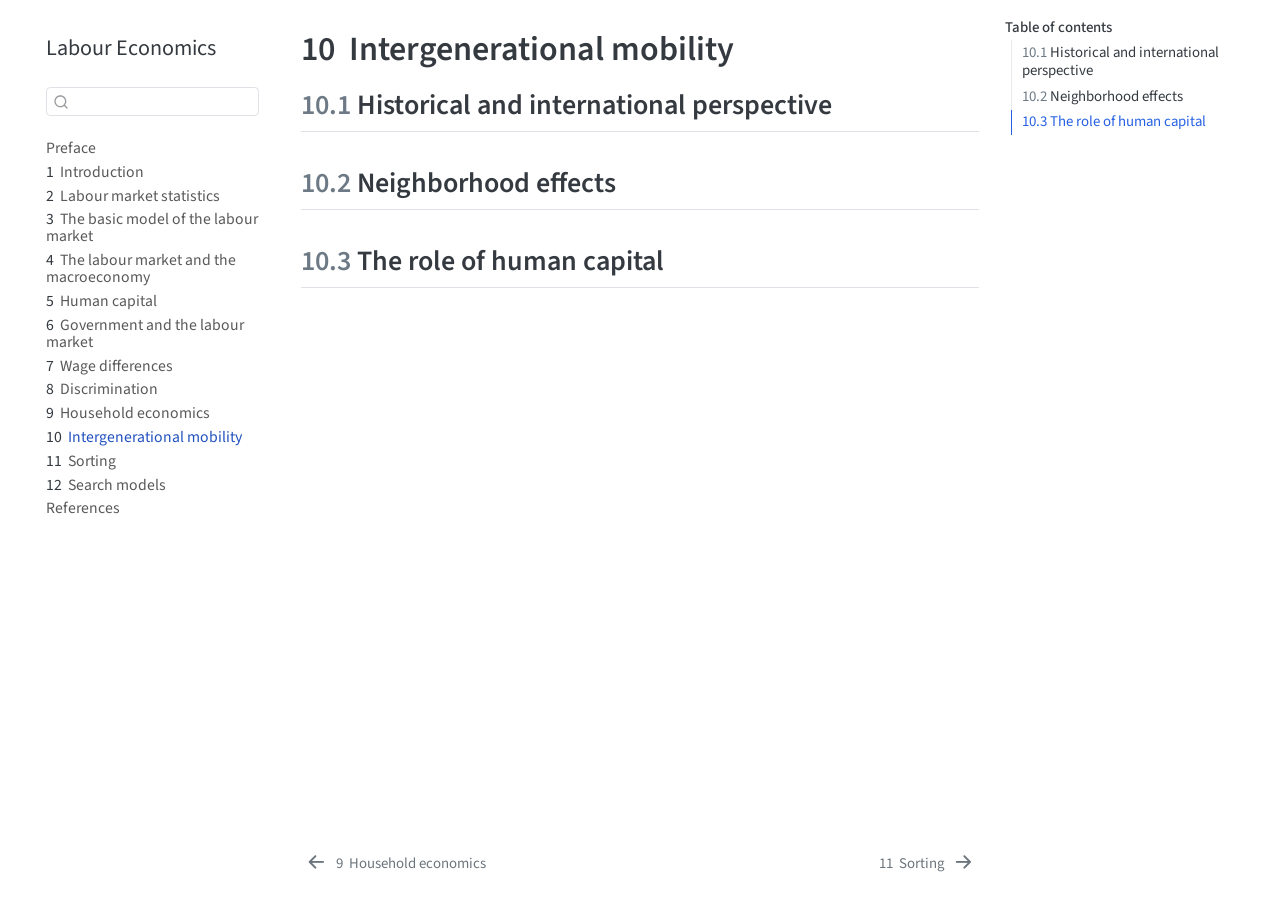
<file: intergenerational_mobility.html>
<!DOCTYPE html>
<html xmlns="http://www.w3.org/1999/xhtml" lang="en" xml:lang="en"><head>

<meta charset="utf-8">
<meta name="generator" content="quarto-1.9.38">

<meta name="viewport" content="width=device-width, initial-scale=1.0, user-scalable=yes">


<title>10&nbsp; Intergenerational mobility – Labour Economics</title>
<style>
/* Default styles provided by pandoc.
** See https://pandoc.org/MANUAL.html#variables-for-html for config info.
*/
code{white-space: pre-wrap;}
span.smallcaps{font-variant: small-caps;}
div.columns{display: flex; gap: min(4vw, 1.5em);}
div.column{flex: auto; overflow-x: auto;}
div.hanging-indent{margin-left: 1.5em; text-indent: -1.5em;}
ul.task-list{list-style: none;}
ul.task-list li input[type="checkbox"] {
  width: 0.8em;
  margin: 0 0.8em 0.2em -1em; /* quarto-specific, see https://github.com/quarto-dev/quarto-cli/issues/4556 */ 
  vertical-align: middle;
}
</style>


<script src="site_libs/quarto-nav/quarto-nav.js"></script>
<script src="site_libs/quarto-nav/headroom.min.js"></script>
<script src="site_libs/clipboard/clipboard.min.js"></script>
<script src="site_libs/quarto-search/autocomplete.umd.js"></script>
<script src="site_libs/quarto-search/fuse.min.js"></script>
<script src="site_libs/quarto-search/quarto-search.js"></script>
<meta name="quarto:offset" content="./">
<link href="./sorting.html" rel="next">
<link href="./household.html" rel="prev">
<script src="site_libs/quarto-html/quarto.js" type="module"></script>
<script src="site_libs/quarto-html/tabsets/tabsets.js" type="module"></script>
<script src="site_libs/quarto-html/popper.min.js"></script>
<script src="site_libs/quarto-html/tippy.umd.min.js"></script>
<script src="site_libs/quarto-html/anchor.min.js"></script>
<link href="site_libs/quarto-html/tippy.css" rel="stylesheet">
<link href="site_libs/quarto-html/quarto-syntax-highlighting-15634bcf2e68342d4ad2dfa704d543f6.css" rel="stylesheet" id="quarto-text-highlighting-styles">
<script src="site_libs/bootstrap/bootstrap.min.js"></script>
<link href="site_libs/bootstrap/bootstrap-icons.css" rel="stylesheet">
<link href="site_libs/bootstrap/bootstrap-5ccb035bea26c1e21f80f44cf7c27909.min.css" rel="stylesheet" append-hash="true" id="quarto-bootstrap" data-mode="light">
<script id="quarto-search-options" type="application/json">{
  "location": "sidebar",
  "copy-button": false,
  "collapse-after": 3,
  "panel-placement": "start",
  "type": "textbox",
  "limit": 50,
  "keyboard-shortcut": [
    "f",
    "/",
    "s"
  ],
  "show-item-context": false,
  "language": {
    "search-no-results-text": "No results",
    "search-matching-documents-text": "matching documents",
    "search-copy-link-title": "Copy link to search",
    "search-hide-matches-text": "Hide additional matches",
    "search-more-match-text": "more match in this document",
    "search-more-matches-text": "more matches in this document",
    "search-clear-button-title": "Clear",
    "search-text-placeholder": "",
    "search-detached-cancel-button-title": "Cancel",
    "search-submit-button-title": "Submit",
    "search-label": "Search"
  }
}</script>


</head>

<body class="nav-sidebar floating quarto-light">

<div id="quarto-search-results"></div>
  <header id="quarto-header" class="headroom fixed-top">
  <nav class="quarto-secondary-nav">
    <div class="container-fluid d-flex">
      <button type="button" class="quarto-btn-toggle btn" data-bs-toggle="collapse" role="button" data-bs-target=".quarto-sidebar-collapse-item" aria-controls="quarto-sidebar" aria-expanded="false" aria-label="Toggle sidebar navigation" onclick="if (window.quartoToggleHeadroom) { window.quartoToggleHeadroom(); }">
        <i class="bi bi-layout-text-sidebar-reverse"></i>
      </button>
        <nav class="quarto-page-breadcrumbs" aria-label="breadcrumb"><ol class="breadcrumb"><li class="breadcrumb-item"><a href="./intergenerational_mobility.html"><span class="chapter-number">10</span>&nbsp; <span class="chapter-title">Intergenerational mobility</span></a></li></ol></nav>
        <a class="flex-grow-1" role="navigation" data-bs-toggle="collapse" data-bs-target=".quarto-sidebar-collapse-item" aria-controls="quarto-sidebar" aria-expanded="false" aria-label="Toggle sidebar navigation" onclick="if (window.quartoToggleHeadroom) { window.quartoToggleHeadroom(); }">      
        </a>
      <button type="button" class="btn quarto-search-button" aria-label="Search" onclick="window.quartoOpenSearch();">
        <i class="bi bi-search"></i>
      </button>
    </div>
  </nav>
</header>
<!-- content -->
<div id="quarto-content" class="quarto-container page-columns page-rows-contents page-layout-article">
<!-- sidebar -->
  <nav id="quarto-sidebar" class="sidebar collapse collapse-horizontal quarto-sidebar-collapse-item sidebar-navigation floating overflow-auto">
    <div class="pt-lg-2 mt-2 text-left sidebar-header">
    <div class="sidebar-title mb-0 py-0">
      <a href="./">Labour Economics</a> 
    </div>
      </div>
        <div class="mt-2 flex-shrink-0 align-items-center">
        <div class="sidebar-search">
        <div id="quarto-search" class="" title="Search"></div>
        </div>
        </div>
    <div class="sidebar-menu-container"> 
    <ul class="list-unstyled mt-1">
        <li class="sidebar-item">
  <div class="sidebar-item-container"> 
  <a href="./index.html" class="sidebar-item-text sidebar-link">
 <span class="menu-text">Preface</span></a>
  </div>
</li>
        <li class="sidebar-item">
  <div class="sidebar-item-container"> 
  <a href="./intro.html" class="sidebar-item-text sidebar-link">
 <span class="menu-text"><span class="chapter-number">1</span>&nbsp; <span class="chapter-title">Introduction</span></span></a>
  </div>
</li>
        <li class="sidebar-item">
  <div class="sidebar-item-container"> 
  <a href="./statistics.html" class="sidebar-item-text sidebar-link">
 <span class="menu-text"><span class="chapter-number">2</span>&nbsp; <span class="chapter-title">Labour market statistics</span></span></a>
  </div>
</li>
        <li class="sidebar-item">
  <div class="sidebar-item-container"> 
  <a href="./basic.html" class="sidebar-item-text sidebar-link">
 <span class="menu-text"><span class="chapter-number">3</span>&nbsp; <span class="chapter-title">The basic model of the labour market</span></span></a>
  </div>
</li>
        <li class="sidebar-item">
  <div class="sidebar-item-container"> 
  <a href="./macro.html" class="sidebar-item-text sidebar-link">
 <span class="menu-text"><span class="chapter-number">4</span>&nbsp; <span class="chapter-title">The labour market and the macroeconomy</span></span></a>
  </div>
</li>
        <li class="sidebar-item">
  <div class="sidebar-item-container"> 
  <a href="./human_capital.html" class="sidebar-item-text sidebar-link">
 <span class="menu-text"><span class="chapter-number">5</span>&nbsp; <span class="chapter-title">Human capital</span></span></a>
  </div>
</li>
        <li class="sidebar-item">
  <div class="sidebar-item-container"> 
  <a href="./government.html" class="sidebar-item-text sidebar-link">
 <span class="menu-text"><span class="chapter-number">6</span>&nbsp; <span class="chapter-title">Government and the labour market</span></span></a>
  </div>
</li>
        <li class="sidebar-item">
  <div class="sidebar-item-container"> 
  <a href="./wage_differences.html" class="sidebar-item-text sidebar-link">
 <span class="menu-text"><span class="chapter-number">7</span>&nbsp; <span class="chapter-title">Wage differences</span></span></a>
  </div>
</li>
        <li class="sidebar-item">
  <div class="sidebar-item-container"> 
  <a href="./discrimination.html" class="sidebar-item-text sidebar-link">
 <span class="menu-text"><span class="chapter-number">8</span>&nbsp; <span class="chapter-title">Discrimination</span></span></a>
  </div>
</li>
        <li class="sidebar-item">
  <div class="sidebar-item-container"> 
  <a href="./household.html" class="sidebar-item-text sidebar-link">
 <span class="menu-text"><span class="chapter-number">9</span>&nbsp; <span class="chapter-title">Household economics</span></span></a>
  </div>
</li>
        <li class="sidebar-item">
  <div class="sidebar-item-container"> 
  <a href="./intergenerational_mobility.html" class="sidebar-item-text sidebar-link active">
 <span class="menu-text"><span class="chapter-number">10</span>&nbsp; <span class="chapter-title">Intergenerational mobility</span></span></a>
  </div>
</li>
        <li class="sidebar-item">
  <div class="sidebar-item-container"> 
  <a href="./sorting.html" class="sidebar-item-text sidebar-link">
 <span class="menu-text"><span class="chapter-number">11</span>&nbsp; <span class="chapter-title">Sorting</span></span></a>
  </div>
</li>
        <li class="sidebar-item">
  <div class="sidebar-item-container"> 
  <a href="./search.html" class="sidebar-item-text sidebar-link">
 <span class="menu-text"><span class="chapter-number">12</span>&nbsp; <span class="chapter-title">Search models</span></span></a>
  </div>
</li>
        <li class="sidebar-item">
  <div class="sidebar-item-container"> 
  <a href="./references.html" class="sidebar-item-text sidebar-link">
 <span class="menu-text">References</span></a>
  </div>
</li>
    </ul>
    </div>
</nav>
<div id="quarto-sidebar-glass" class="quarto-sidebar-collapse-item" data-bs-toggle="collapse" data-bs-target=".quarto-sidebar-collapse-item"></div>
<!-- margin-sidebar -->
    <div id="quarto-margin-sidebar" class="sidebar margin-sidebar">
        <nav id="TOC" role="doc-toc" class="toc-active">
    <h2 id="toc-title">Table of contents</h2>
   
  <ul>
  <li><a href="#historical-and-international-perspective" id="toc-historical-and-international-perspective" class="nav-link active" data-scroll-target="#historical-and-international-perspective"><span class="header-section-number">10.1</span> Historical and international perspective</a></li>
  <li><a href="#neighborhood-effects" id="toc-neighborhood-effects" class="nav-link" data-scroll-target="#neighborhood-effects"><span class="header-section-number">10.2</span> Neighborhood effects</a></li>
  <li><a href="#the-role-of-human-capital" id="toc-the-role-of-human-capital" class="nav-link" data-scroll-target="#the-role-of-human-capital"><span class="header-section-number">10.3</span> The role of human capital</a></li>
  </ul>
</nav>
    </div>
<!-- main -->
<main class="content" id="quarto-document-content">

<header id="title-block-header" class="quarto-title-block default">
<div class="quarto-title">
<h1 class="title"><span class="chapter-number">10</span>&nbsp; <span class="chapter-title">Intergenerational mobility</span></h1>
</div>



<div class="quarto-title-meta">

    
  
    
  </div>
  


</header>


<section id="historical-and-international-perspective" class="level2" data-number="10.1">
<h2 data-number="10.1" class="anchored" data-anchor-id="historical-and-international-perspective"><span class="header-section-number">10.1</span> Historical and international perspective</h2>
</section>
<section id="neighborhood-effects" class="level2" data-number="10.2">
<h2 data-number="10.2" class="anchored" data-anchor-id="neighborhood-effects"><span class="header-section-number">10.2</span> Neighborhood effects</h2>
</section>
<section id="the-role-of-human-capital" class="level2" data-number="10.3">
<h2 data-number="10.3" class="anchored" data-anchor-id="the-role-of-human-capital"><span class="header-section-number">10.3</span> The role of human capital</h2>


</section>

</main> <!-- /main -->
<script id="quarto-html-after-body" type="application/javascript">
  window.document.addEventListener("DOMContentLoaded", function (event) {
    const icon = "";
    const anchorJS = new window.AnchorJS();
    anchorJS.options = {
      placement: 'right',
      icon: icon
    };
    anchorJS.add('.anchored');
    const isCodeAnnotation = (el) => {
      for (const clz of el.classList) {
        if (clz.startsWith('code-annotation-')) {                     
          return true;
        }
      }
      return false;
    }
    const onCopySuccess = function(e) {
      // button target
      const button = e.trigger;
      // don't keep focus
      button.blur();
      // flash "checked"
      button.classList.add('code-copy-button-checked');
      var currentTitle = button.getAttribute("title");
      button.setAttribute("title", "Copied!");
      let tooltip;
      if (window.bootstrap) {
        button.setAttribute("data-bs-toggle", "tooltip");
        button.setAttribute("data-bs-placement", "left");
        button.setAttribute("data-bs-title", "Copied!");
        tooltip = new bootstrap.Tooltip(button, 
          { trigger: "manual", 
            customClass: "code-copy-button-tooltip",
            offset: [0, -8]});
        tooltip.show();    
      }
      setTimeout(function() {
        if (tooltip) {
          tooltip.hide();
          button.removeAttribute("data-bs-title");
          button.removeAttribute("data-bs-toggle");
          button.removeAttribute("data-bs-placement");
        }
        button.setAttribute("title", currentTitle);
        button.classList.remove('code-copy-button-checked');
      }, 1000);
      // clear code selection
      e.clearSelection();
    }
    const getTextToCopy = function(trigger) {
      const outerScaffold = trigger.parentElement.cloneNode(true);
      const codeEl = outerScaffold.querySelector('code');
      for (const childEl of codeEl.children) {
        if (isCodeAnnotation(childEl)) {
          childEl.remove();
        }
      }
      return codeEl.innerText;
    }
    const clipboard = new window.ClipboardJS('.code-copy-button:not([data-in-quarto-modal])', {
      text: getTextToCopy
    });
    clipboard.on('success', onCopySuccess);
    if (window.document.getElementById('quarto-embedded-source-code-modal')) {
      const clipboardModal = new window.ClipboardJS('.code-copy-button[data-in-quarto-modal]', {
        text: getTextToCopy,
        container: window.document.getElementById('quarto-embedded-source-code-modal')
      });
      clipboardModal.on('success', onCopySuccess);
    }
      var localhostRegex = new RegExp(/^(?:http|https):\/\/localhost\:?[0-9]*\//);
      var mailtoRegex = new RegExp(/^mailto:/);
        var filterRegex = new RegExp('/' + window.location.host + '/');
      var isInternal = (href) => {
          return filterRegex.test(href) || localhostRegex.test(href) || mailtoRegex.test(href);
      }
      // Inspect non-navigation links and adorn them if external
     var links = window.document.querySelectorAll('a[href]:not(.nav-link):not(.navbar-brand):not(.toc-action):not(.sidebar-link):not(.sidebar-item-toggle):not(.pagination-link):not(.no-external):not([aria-hidden]):not(.dropdown-item):not(.quarto-navigation-tool):not(.about-link)');
      for (var i=0; i<links.length; i++) {
        const link = links[i];
        if (!isInternal(link.href)) {
          // undo the damage that might have been done by quarto-nav.js in the case of
          // links that we want to consider external
          if (link.dataset.originalHref !== undefined) {
            link.href = link.dataset.originalHref;
          }
        }
      }
    function tippyHover(el, contentFn, onTriggerFn, onUntriggerFn) {
      const config = {
        allowHTML: true,
        maxWidth: 500,
        delay: 100,
        arrow: false,
        appendTo: function(el) {
            return el.parentElement;
        },
        interactive: true,
        interactiveBorder: 10,
        theme: 'quarto',
        placement: 'bottom-start',
      };
      if (contentFn) {
        config.content = contentFn;
      }
      if (onTriggerFn) {
        config.onTrigger = onTriggerFn;
      }
      if (onUntriggerFn) {
        config.onUntrigger = onUntriggerFn;
      }
      window.tippy(el, config); 
    }
    const noterefs = window.document.querySelectorAll('a[role="doc-noteref"]');
    for (var i=0; i<noterefs.length; i++) {
      const ref = noterefs[i];
      tippyHover(ref, function() {
        // use id or data attribute instead here
        let href = ref.getAttribute('data-footnote-href') || ref.getAttribute('href');
        try { href = new URL(href).hash; } catch {}
        const id = href.replace(/^#\/?/, "");
        const note = window.document.getElementById(id);
        if (note) {
          return note.innerHTML;
        } else {
          return "";
        }
      });
    }
    const xrefs = window.document.querySelectorAll('a.quarto-xref');
    const processXRef = (id, note) => {
      // Strip column container classes
      const stripColumnClz = (el) => {
        el.classList.remove("page-full", "page-columns");
        if (el.children) {
          for (const child of el.children) {
            stripColumnClz(child);
          }
        }
      }
      stripColumnClz(note)
      if (id === null || id.startsWith('sec-')) {
        // Special case sections, only their first couple elements
        const container = document.createElement("div");
        if (note.children && note.children.length > 2) {
          container.appendChild(note.children[0].cloneNode(true));
          for (let i = 1; i < note.children.length; i++) {
            const child = note.children[i];
            if (child.tagName === "P" && child.innerText === "") {
              continue;
            } else {
              container.appendChild(child.cloneNode(true));
              break;
            }
          }
          if (window.Quarto?.typesetMath) {
            window.Quarto.typesetMath(container);
          }
          return container.innerHTML
        } else {
          if (window.Quarto?.typesetMath) {
            window.Quarto.typesetMath(note);
          }
          return note.innerHTML;
        }
      } else {
        // Remove any anchor links if they are present
        const anchorLink = note.querySelector('a.anchorjs-link');
        if (anchorLink) {
          anchorLink.remove();
        }
        if (window.Quarto?.typesetMath) {
          window.Quarto.typesetMath(note);
        }
        if (note.classList.contains("callout")) {
          return note.outerHTML;
        } else {
          return note.innerHTML;
        }
      }
    }
    for (var i=0; i<xrefs.length; i++) {
      const xref = xrefs[i];
      tippyHover(xref, undefined, function(instance) {
        instance.disable();
        let url = xref.getAttribute('href');
        let hash = undefined; 
        if (url.startsWith('#')) {
          hash = url;
        } else {
          try { hash = new URL(url).hash; } catch {}
        }
        if (hash) {
          const id = hash.replace(/^#\/?/, "");
          const note = window.document.getElementById(id);
          if (note !== null) {
            try {
              const html = processXRef(id, note.cloneNode(true));
              instance.setContent(html);
            } finally {
              instance.enable();
              instance.show();
            }
          } else {
            // See if we can fetch this
            fetch(url.split('#')[0])
            .then(res => res.text())
            .then(html => {
              const parser = new DOMParser();
              const htmlDoc = parser.parseFromString(html, "text/html");
              const note = htmlDoc.getElementById(id);
              if (note !== null) {
                const html = processXRef(id, note);
                instance.setContent(html);
              } 
            }).finally(() => {
              instance.enable();
              instance.show();
            });
          }
        } else {
          // See if we can fetch a full url (with no hash to target)
          // This is a special case and we should probably do some content thinning / targeting
          fetch(url)
          .then(res => res.text())
          .then(html => {
            const parser = new DOMParser();
            const htmlDoc = parser.parseFromString(html, "text/html");
            const note = htmlDoc.querySelector('main.content');
            if (note !== null) {
              // This should only happen for chapter cross references
              // (since there is no id in the URL)
              // remove the first header
              if (note.children.length > 0 && note.children[0].tagName === "HEADER") {
                note.children[0].remove();
              }
              const html = processXRef(null, note);
              instance.setContent(html);
            } 
          }).finally(() => {
            instance.enable();
            instance.show();
          });
        }
      }, function(instance) {
      });
    }
        let selectedAnnoteEl;
        const selectorForAnnotation = ( cell, annotation) => {
          let cellAttr = 'data-code-cell="' + cell + '"';
          let lineAttr = 'data-code-annotation="' +  annotation + '"';
          const selector = 'span[' + cellAttr + '][' + lineAttr + ']';
          return selector;
        }
        const selectCodeLines = (annoteEl) => {
          const doc = window.document;
          const targetCell = annoteEl.getAttribute("data-target-cell");
          const targetAnnotation = annoteEl.getAttribute("data-target-annotation");
          const annoteSpan = window.document.querySelector(selectorForAnnotation(targetCell, targetAnnotation));
          const lines = annoteSpan.getAttribute("data-code-lines").split(",");
          const lineIds = lines.map((line) => {
            return targetCell + "-" + line;
          })
          let top = null;
          let height = null;
          let parent = null;
          if (lineIds.length > 0) {
              //compute the position of the single el (top and bottom and make a div)
              const el = window.document.getElementById(lineIds[0]);
              top = el.offsetTop;
              height = el.offsetHeight;
              parent = el.parentElement.parentElement;
            if (lineIds.length > 1) {
              const lastEl = window.document.getElementById(lineIds[lineIds.length - 1]);
              const bottom = lastEl.offsetTop + lastEl.offsetHeight;
              height = bottom - top;
            }
            if (top !== null && height !== null && parent !== null) {
              // cook up a div (if necessary) and position it 
              let div = window.document.getElementById("code-annotation-line-highlight");
              if (div === null) {
                div = window.document.createElement("div");
                div.setAttribute("id", "code-annotation-line-highlight");
                div.style.position = 'absolute';
                parent.appendChild(div);
              }
              div.style.top = top - 2 + "px";
              div.style.height = height + 4 + "px";
              div.style.left = 0;
              let gutterDiv = window.document.getElementById("code-annotation-line-highlight-gutter");
              if (gutterDiv === null) {
                gutterDiv = window.document.createElement("div");
                gutterDiv.setAttribute("id", "code-annotation-line-highlight-gutter");
                gutterDiv.style.position = 'absolute';
                const codeCell = window.document.getElementById(targetCell);
                const gutter = codeCell.querySelector('.code-annotation-gutter');
                gutter.appendChild(gutterDiv);
              }
              gutterDiv.style.top = top - 2 + "px";
              gutterDiv.style.height = height + 4 + "px";
            }
            selectedAnnoteEl = annoteEl;
          }
        };
        const unselectCodeLines = () => {
          const elementsIds = ["code-annotation-line-highlight", "code-annotation-line-highlight-gutter"];
          elementsIds.forEach((elId) => {
            const div = window.document.getElementById(elId);
            if (div) {
              div.remove();
            }
          });
          selectedAnnoteEl = undefined;
        };
          // Handle positioning of the toggle
      window.addEventListener(
        "resize",
        throttle(() => {
          elRect = undefined;
          if (selectedAnnoteEl) {
            selectCodeLines(selectedAnnoteEl);
          }
        }, 10)
      );
      function throttle(fn, ms) {
      let throttle = false;
      let timer;
        return (...args) => {
          if(!throttle) { // first call gets through
              fn.apply(this, args);
              throttle = true;
          } else { // all the others get throttled
              if(timer) clearTimeout(timer); // cancel #2
              timer = setTimeout(() => {
                fn.apply(this, args);
                timer = throttle = false;
              }, ms);
          }
        };
      }
        // Attach click handler to the DT
        const annoteDls = window.document.querySelectorAll('dt[data-target-cell]');
        for (const annoteDlNode of annoteDls) {
          annoteDlNode.addEventListener('click', (event) => {
            const clickedEl = event.target;
            if (clickedEl !== selectedAnnoteEl) {
              unselectCodeLines();
              const activeEl = window.document.querySelector('dt[data-target-cell].code-annotation-active');
              if (activeEl) {
                activeEl.classList.remove('code-annotation-active');
              }
              selectCodeLines(clickedEl);
              clickedEl.classList.add('code-annotation-active');
            } else {
              // Unselect the line
              unselectCodeLines();
              clickedEl.classList.remove('code-annotation-active');
            }
          });
        }
    const findCites = (el) => {
      const parentEl = el.parentElement;
      if (parentEl) {
        const cites = parentEl.dataset.cites;
        if (cites) {
          return {
            el,
            cites: cites.split(' ')
          };
        } else {
          return findCites(el.parentElement)
        }
      } else {
        return undefined;
      }
    };
    var bibliorefs = window.document.querySelectorAll('a[role="doc-biblioref"]');
    for (var i=0; i<bibliorefs.length; i++) {
      const ref = bibliorefs[i];
      const citeInfo = findCites(ref);
      if (citeInfo) {
        tippyHover(citeInfo.el, function() {
          var popup = window.document.createElement('div');
          citeInfo.cites.forEach(function(cite) {
            var citeDiv = window.document.createElement('div');
            citeDiv.classList.add('hanging-indent');
            citeDiv.classList.add('csl-entry');
            var biblioDiv = window.document.getElementById('ref-' + cite);
            if (biblioDiv) {
              citeDiv.innerHTML = biblioDiv.innerHTML;
            }
            popup.appendChild(citeDiv);
          });
          return popup.innerHTML;
        });
      }
    }
  });
  </script>
<nav class="page-navigation">
  <div class="nav-page nav-page-previous">
      <a href="./household.html" class="pagination-link" aria-label="Household economics">
        <i class="bi bi-arrow-left-short"></i> <span class="nav-page-text"><span class="chapter-number">9</span>&nbsp; <span class="chapter-title">Household economics</span></span>
      </a>          
  </div>
  <div class="nav-page nav-page-next">
      <a href="./sorting.html" class="pagination-link" aria-label="Sorting">
        <span class="nav-page-text"><span class="chapter-number">11</span>&nbsp; <span class="chapter-title">Sorting</span></span> <i class="bi bi-arrow-right-short"></i>
      </a>
  </div>
</nav>
</div> <!-- /content -->




</body></html>
</file>
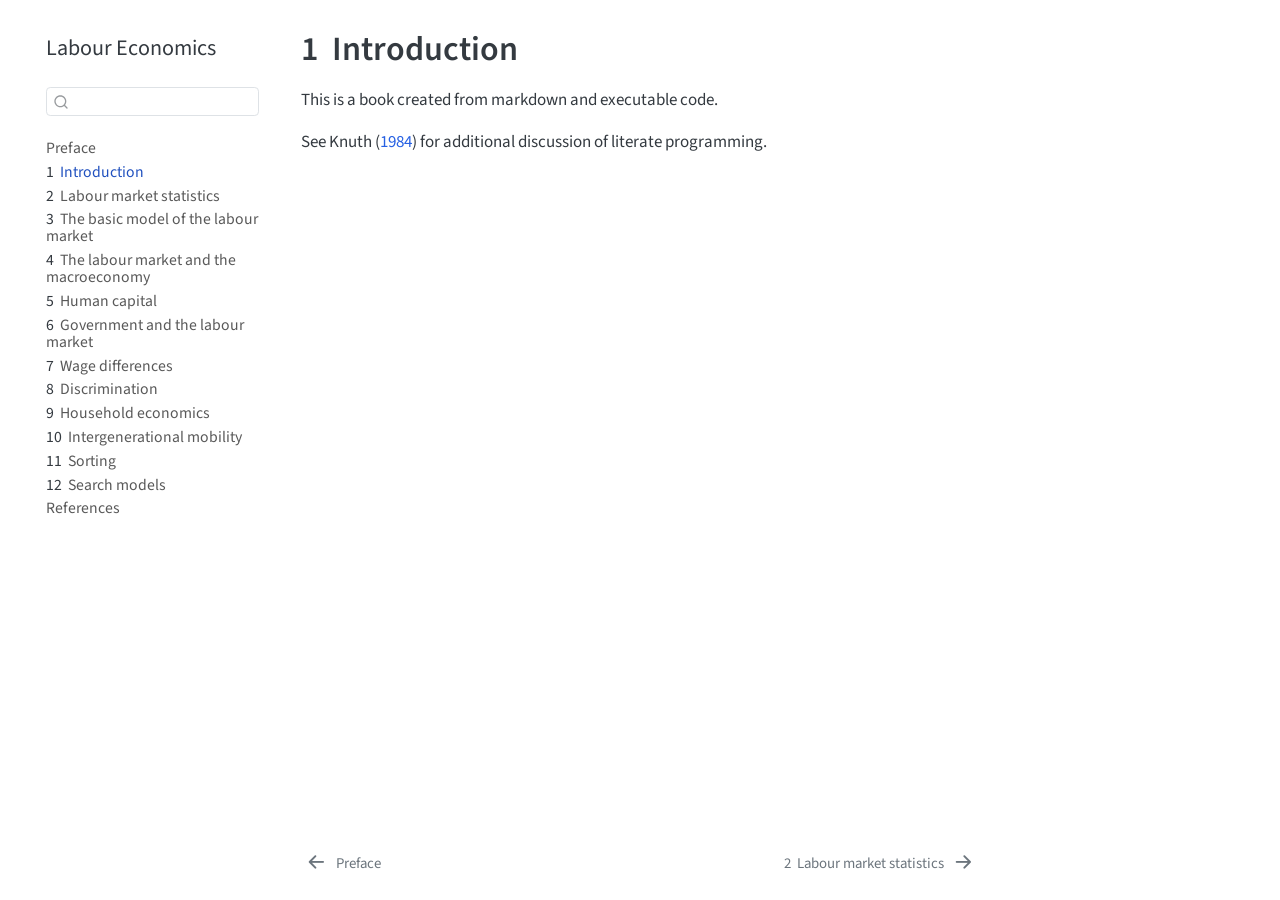
<file: intro.html>
<!DOCTYPE html>
<html xmlns="http://www.w3.org/1999/xhtml" lang="en" xml:lang="en"><head>

<meta charset="utf-8">
<meta name="generator" content="quarto-1.9.38">

<meta name="viewport" content="width=device-width, initial-scale=1.0, user-scalable=yes">


<title>1&nbsp; Introduction – Labour Economics</title>
<style>
/* Default styles provided by pandoc.
** See https://pandoc.org/MANUAL.html#variables-for-html for config info.
*/
code{white-space: pre-wrap;}
span.smallcaps{font-variant: small-caps;}
div.columns{display: flex; gap: min(4vw, 1.5em);}
div.column{flex: auto; overflow-x: auto;}
div.hanging-indent{margin-left: 1.5em; text-indent: -1.5em;}
ul.task-list{list-style: none;}
ul.task-list li input[type="checkbox"] {
  width: 0.8em;
  margin: 0 0.8em 0.2em -1em; /* quarto-specific, see https://github.com/quarto-dev/quarto-cli/issues/4556 */ 
  vertical-align: middle;
}
/* CSS for citations */
div.csl-bib-body { }
div.csl-entry {
  clear: both;
}
.hanging-indent div.csl-entry {
  margin-left:2em;
  text-indent:-2em;
}
div.csl-left-margin {
  min-width:2em;
  float:left;
}
div.csl-right-inline {
  margin-left:2em;
  padding-left:1em;
}
div.csl-indent {
  margin-left: 2em;
}</style>


<script src="site_libs/quarto-nav/quarto-nav.js"></script>
<script src="site_libs/quarto-nav/headroom.min.js"></script>
<script src="site_libs/clipboard/clipboard.min.js"></script>
<script src="site_libs/quarto-search/autocomplete.umd.js"></script>
<script src="site_libs/quarto-search/fuse.min.js"></script>
<script src="site_libs/quarto-search/quarto-search.js"></script>
<meta name="quarto:offset" content="./">
<link href="./statistics.html" rel="next">
<link href="./index.html" rel="prev">
<script src="site_libs/quarto-html/quarto.js" type="module"></script>
<script src="site_libs/quarto-html/tabsets/tabsets.js" type="module"></script>
<script src="site_libs/quarto-html/popper.min.js"></script>
<script src="site_libs/quarto-html/tippy.umd.min.js"></script>
<script src="site_libs/quarto-html/anchor.min.js"></script>
<link href="site_libs/quarto-html/tippy.css" rel="stylesheet">
<link href="site_libs/quarto-html/quarto-syntax-highlighting-15634bcf2e68342d4ad2dfa704d543f6.css" rel="stylesheet" id="quarto-text-highlighting-styles">
<script src="site_libs/bootstrap/bootstrap.min.js"></script>
<link href="site_libs/bootstrap/bootstrap-icons.css" rel="stylesheet">
<link href="site_libs/bootstrap/bootstrap-5ccb035bea26c1e21f80f44cf7c27909.min.css" rel="stylesheet" append-hash="true" id="quarto-bootstrap" data-mode="light">
<script id="quarto-search-options" type="application/json">{
  "location": "sidebar",
  "copy-button": false,
  "collapse-after": 3,
  "panel-placement": "start",
  "type": "textbox",
  "limit": 50,
  "keyboard-shortcut": [
    "f",
    "/",
    "s"
  ],
  "show-item-context": false,
  "language": {
    "search-no-results-text": "No results",
    "search-matching-documents-text": "matching documents",
    "search-copy-link-title": "Copy link to search",
    "search-hide-matches-text": "Hide additional matches",
    "search-more-match-text": "more match in this document",
    "search-more-matches-text": "more matches in this document",
    "search-clear-button-title": "Clear",
    "search-text-placeholder": "",
    "search-detached-cancel-button-title": "Cancel",
    "search-submit-button-title": "Submit",
    "search-label": "Search"
  }
}</script>


</head>

<body class="nav-sidebar floating quarto-light">

<div id="quarto-search-results"></div>
  <header id="quarto-header" class="headroom fixed-top">
  <nav class="quarto-secondary-nav">
    <div class="container-fluid d-flex">
      <button type="button" class="quarto-btn-toggle btn" data-bs-toggle="collapse" role="button" data-bs-target=".quarto-sidebar-collapse-item" aria-controls="quarto-sidebar" aria-expanded="false" aria-label="Toggle sidebar navigation" onclick="if (window.quartoToggleHeadroom) { window.quartoToggleHeadroom(); }">
        <i class="bi bi-layout-text-sidebar-reverse"></i>
      </button>
        <nav class="quarto-page-breadcrumbs" aria-label="breadcrumb"><ol class="breadcrumb"><li class="breadcrumb-item"><a href="./intro.html"><span class="chapter-number">1</span>&nbsp; <span class="chapter-title">Introduction</span></a></li></ol></nav>
        <a class="flex-grow-1" role="navigation" data-bs-toggle="collapse" data-bs-target=".quarto-sidebar-collapse-item" aria-controls="quarto-sidebar" aria-expanded="false" aria-label="Toggle sidebar navigation" onclick="if (window.quartoToggleHeadroom) { window.quartoToggleHeadroom(); }">      
        </a>
      <button type="button" class="btn quarto-search-button" aria-label="Search" onclick="window.quartoOpenSearch();">
        <i class="bi bi-search"></i>
      </button>
    </div>
  </nav>
</header>
<!-- content -->
<div id="quarto-content" class="quarto-container page-columns page-rows-contents page-layout-article">
<!-- sidebar -->
  <nav id="quarto-sidebar" class="sidebar collapse collapse-horizontal quarto-sidebar-collapse-item sidebar-navigation floating overflow-auto">
    <div class="pt-lg-2 mt-2 text-left sidebar-header">
    <div class="sidebar-title mb-0 py-0">
      <a href="./">Labour Economics</a> 
    </div>
      </div>
        <div class="mt-2 flex-shrink-0 align-items-center">
        <div class="sidebar-search">
        <div id="quarto-search" class="" title="Search"></div>
        </div>
        </div>
    <div class="sidebar-menu-container"> 
    <ul class="list-unstyled mt-1">
        <li class="sidebar-item">
  <div class="sidebar-item-container"> 
  <a href="./index.html" class="sidebar-item-text sidebar-link">
 <span class="menu-text">Preface</span></a>
  </div>
</li>
        <li class="sidebar-item">
  <div class="sidebar-item-container"> 
  <a href="./intro.html" class="sidebar-item-text sidebar-link active">
 <span class="menu-text"><span class="chapter-number">1</span>&nbsp; <span class="chapter-title">Introduction</span></span></a>
  </div>
</li>
        <li class="sidebar-item">
  <div class="sidebar-item-container"> 
  <a href="./statistics.html" class="sidebar-item-text sidebar-link">
 <span class="menu-text"><span class="chapter-number">2</span>&nbsp; <span class="chapter-title">Labour market statistics</span></span></a>
  </div>
</li>
        <li class="sidebar-item">
  <div class="sidebar-item-container"> 
  <a href="./basic.html" class="sidebar-item-text sidebar-link">
 <span class="menu-text"><span class="chapter-number">3</span>&nbsp; <span class="chapter-title">The basic model of the labour market</span></span></a>
  </div>
</li>
        <li class="sidebar-item">
  <div class="sidebar-item-container"> 
  <a href="./macro.html" class="sidebar-item-text sidebar-link">
 <span class="menu-text"><span class="chapter-number">4</span>&nbsp; <span class="chapter-title">The labour market and the macroeconomy</span></span></a>
  </div>
</li>
        <li class="sidebar-item">
  <div class="sidebar-item-container"> 
  <a href="./human_capital.html" class="sidebar-item-text sidebar-link">
 <span class="menu-text"><span class="chapter-number">5</span>&nbsp; <span class="chapter-title">Human capital</span></span></a>
  </div>
</li>
        <li class="sidebar-item">
  <div class="sidebar-item-container"> 
  <a href="./government.html" class="sidebar-item-text sidebar-link">
 <span class="menu-text"><span class="chapter-number">6</span>&nbsp; <span class="chapter-title">Government and the labour market</span></span></a>
  </div>
</li>
        <li class="sidebar-item">
  <div class="sidebar-item-container"> 
  <a href="./wage_differences.html" class="sidebar-item-text sidebar-link">
 <span class="menu-text"><span class="chapter-number">7</span>&nbsp; <span class="chapter-title">Wage differences</span></span></a>
  </div>
</li>
        <li class="sidebar-item">
  <div class="sidebar-item-container"> 
  <a href="./discrimination.html" class="sidebar-item-text sidebar-link">
 <span class="menu-text"><span class="chapter-number">8</span>&nbsp; <span class="chapter-title">Discrimination</span></span></a>
  </div>
</li>
        <li class="sidebar-item">
  <div class="sidebar-item-container"> 
  <a href="./household.html" class="sidebar-item-text sidebar-link">
 <span class="menu-text"><span class="chapter-number">9</span>&nbsp; <span class="chapter-title">Household economics</span></span></a>
  </div>
</li>
        <li class="sidebar-item">
  <div class="sidebar-item-container"> 
  <a href="./intergenerational_mobility.html" class="sidebar-item-text sidebar-link">
 <span class="menu-text"><span class="chapter-number">10</span>&nbsp; <span class="chapter-title">Intergenerational mobility</span></span></a>
  </div>
</li>
        <li class="sidebar-item">
  <div class="sidebar-item-container"> 
  <a href="./sorting.html" class="sidebar-item-text sidebar-link">
 <span class="menu-text"><span class="chapter-number">11</span>&nbsp; <span class="chapter-title">Sorting</span></span></a>
  </div>
</li>
        <li class="sidebar-item">
  <div class="sidebar-item-container"> 
  <a href="./search.html" class="sidebar-item-text sidebar-link">
 <span class="menu-text"><span class="chapter-number">12</span>&nbsp; <span class="chapter-title">Search models</span></span></a>
  </div>
</li>
        <li class="sidebar-item">
  <div class="sidebar-item-container"> 
  <a href="./references.html" class="sidebar-item-text sidebar-link">
 <span class="menu-text">References</span></a>
  </div>
</li>
    </ul>
    </div>
</nav>
<div id="quarto-sidebar-glass" class="quarto-sidebar-collapse-item" data-bs-toggle="collapse" data-bs-target=".quarto-sidebar-collapse-item"></div>
<!-- margin-sidebar -->
    <div id="quarto-margin-sidebar" class="sidebar margin-sidebar zindex-bottom">
        
    </div>
<!-- main -->
<main class="content" id="quarto-document-content">

<header id="title-block-header" class="quarto-title-block default">
<div class="quarto-title">
<h1 class="title"><span class="chapter-number">1</span>&nbsp; <span class="chapter-title">Introduction</span></h1>
</div>



<div class="quarto-title-meta">

    
  
    
  </div>
  


</header>


<p>This is a book created from markdown and executable code.</p>
<p>See <span class="citation" data-cites="knuth84">Knuth (<a href="references.html#ref-knuth84" role="doc-biblioref">1984</a>)</span> for additional discussion of literate programming.</p>


<div id="refs" class="references csl-bib-body hanging-indent" role="list" style="display: none">
<div id="ref-knuth84" class="csl-entry" role="listitem">
Knuth, Donald E. 1984. <span>“Literate Programming.”</span> <em>Comput. J.</em> (USA) 27 (2): 97–111. <a href="https://doi.org/10.1093/comjnl/27.2.97">https://doi.org/10.1093/comjnl/27.2.97</a>.
</div>
</div>

</main> <!-- /main -->
<script id="quarto-html-after-body" type="application/javascript">
  window.document.addEventListener("DOMContentLoaded", function (event) {
    const icon = "";
    const anchorJS = new window.AnchorJS();
    anchorJS.options = {
      placement: 'right',
      icon: icon
    };
    anchorJS.add('.anchored');
    const isCodeAnnotation = (el) => {
      for (const clz of el.classList) {
        if (clz.startsWith('code-annotation-')) {                     
          return true;
        }
      }
      return false;
    }
    const onCopySuccess = function(e) {
      // button target
      const button = e.trigger;
      // don't keep focus
      button.blur();
      // flash "checked"
      button.classList.add('code-copy-button-checked');
      var currentTitle = button.getAttribute("title");
      button.setAttribute("title", "Copied!");
      let tooltip;
      if (window.bootstrap) {
        button.setAttribute("data-bs-toggle", "tooltip");
        button.setAttribute("data-bs-placement", "left");
        button.setAttribute("data-bs-title", "Copied!");
        tooltip = new bootstrap.Tooltip(button, 
          { trigger: "manual", 
            customClass: "code-copy-button-tooltip",
            offset: [0, -8]});
        tooltip.show();    
      }
      setTimeout(function() {
        if (tooltip) {
          tooltip.hide();
          button.removeAttribute("data-bs-title");
          button.removeAttribute("data-bs-toggle");
          button.removeAttribute("data-bs-placement");
        }
        button.setAttribute("title", currentTitle);
        button.classList.remove('code-copy-button-checked');
      }, 1000);
      // clear code selection
      e.clearSelection();
    }
    const getTextToCopy = function(trigger) {
      const outerScaffold = trigger.parentElement.cloneNode(true);
      const codeEl = outerScaffold.querySelector('code');
      for (const childEl of codeEl.children) {
        if (isCodeAnnotation(childEl)) {
          childEl.remove();
        }
      }
      return codeEl.innerText;
    }
    const clipboard = new window.ClipboardJS('.code-copy-button:not([data-in-quarto-modal])', {
      text: getTextToCopy
    });
    clipboard.on('success', onCopySuccess);
    if (window.document.getElementById('quarto-embedded-source-code-modal')) {
      const clipboardModal = new window.ClipboardJS('.code-copy-button[data-in-quarto-modal]', {
        text: getTextToCopy,
        container: window.document.getElementById('quarto-embedded-source-code-modal')
      });
      clipboardModal.on('success', onCopySuccess);
    }
      var localhostRegex = new RegExp(/^(?:http|https):\/\/localhost\:?[0-9]*\//);
      var mailtoRegex = new RegExp(/^mailto:/);
        var filterRegex = new RegExp('/' + window.location.host + '/');
      var isInternal = (href) => {
          return filterRegex.test(href) || localhostRegex.test(href) || mailtoRegex.test(href);
      }
      // Inspect non-navigation links and adorn them if external
     var links = window.document.querySelectorAll('a[href]:not(.nav-link):not(.navbar-brand):not(.toc-action):not(.sidebar-link):not(.sidebar-item-toggle):not(.pagination-link):not(.no-external):not([aria-hidden]):not(.dropdown-item):not(.quarto-navigation-tool):not(.about-link)');
      for (var i=0; i<links.length; i++) {
        const link = links[i];
        if (!isInternal(link.href)) {
          // undo the damage that might have been done by quarto-nav.js in the case of
          // links that we want to consider external
          if (link.dataset.originalHref !== undefined) {
            link.href = link.dataset.originalHref;
          }
        }
      }
    function tippyHover(el, contentFn, onTriggerFn, onUntriggerFn) {
      const config = {
        allowHTML: true,
        maxWidth: 500,
        delay: 100,
        arrow: false,
        appendTo: function(el) {
            return el.parentElement;
        },
        interactive: true,
        interactiveBorder: 10,
        theme: 'quarto',
        placement: 'bottom-start',
      };
      if (contentFn) {
        config.content = contentFn;
      }
      if (onTriggerFn) {
        config.onTrigger = onTriggerFn;
      }
      if (onUntriggerFn) {
        config.onUntrigger = onUntriggerFn;
      }
      window.tippy(el, config); 
    }
    const noterefs = window.document.querySelectorAll('a[role="doc-noteref"]');
    for (var i=0; i<noterefs.length; i++) {
      const ref = noterefs[i];
      tippyHover(ref, function() {
        // use id or data attribute instead here
        let href = ref.getAttribute('data-footnote-href') || ref.getAttribute('href');
        try { href = new URL(href).hash; } catch {}
        const id = href.replace(/^#\/?/, "");
        const note = window.document.getElementById(id);
        if (note) {
          return note.innerHTML;
        } else {
          return "";
        }
      });
    }
    const xrefs = window.document.querySelectorAll('a.quarto-xref');
    const processXRef = (id, note) => {
      // Strip column container classes
      const stripColumnClz = (el) => {
        el.classList.remove("page-full", "page-columns");
        if (el.children) {
          for (const child of el.children) {
            stripColumnClz(child);
          }
        }
      }
      stripColumnClz(note)
      if (id === null || id.startsWith('sec-')) {
        // Special case sections, only their first couple elements
        const container = document.createElement("div");
        if (note.children && note.children.length > 2) {
          container.appendChild(note.children[0].cloneNode(true));
          for (let i = 1; i < note.children.length; i++) {
            const child = note.children[i];
            if (child.tagName === "P" && child.innerText === "") {
              continue;
            } else {
              container.appendChild(child.cloneNode(true));
              break;
            }
          }
          if (window.Quarto?.typesetMath) {
            window.Quarto.typesetMath(container);
          }
          return container.innerHTML
        } else {
          if (window.Quarto?.typesetMath) {
            window.Quarto.typesetMath(note);
          }
          return note.innerHTML;
        }
      } else {
        // Remove any anchor links if they are present
        const anchorLink = note.querySelector('a.anchorjs-link');
        if (anchorLink) {
          anchorLink.remove();
        }
        if (window.Quarto?.typesetMath) {
          window.Quarto.typesetMath(note);
        }
        if (note.classList.contains("callout")) {
          return note.outerHTML;
        } else {
          return note.innerHTML;
        }
      }
    }
    for (var i=0; i<xrefs.length; i++) {
      const xref = xrefs[i];
      tippyHover(xref, undefined, function(instance) {
        instance.disable();
        let url = xref.getAttribute('href');
        let hash = undefined; 
        if (url.startsWith('#')) {
          hash = url;
        } else {
          try { hash = new URL(url).hash; } catch {}
        }
        if (hash) {
          const id = hash.replace(/^#\/?/, "");
          const note = window.document.getElementById(id);
          if (note !== null) {
            try {
              const html = processXRef(id, note.cloneNode(true));
              instance.setContent(html);
            } finally {
              instance.enable();
              instance.show();
            }
          } else {
            // See if we can fetch this
            fetch(url.split('#')[0])
            .then(res => res.text())
            .then(html => {
              const parser = new DOMParser();
              const htmlDoc = parser.parseFromString(html, "text/html");
              const note = htmlDoc.getElementById(id);
              if (note !== null) {
                const html = processXRef(id, note);
                instance.setContent(html);
              } 
            }).finally(() => {
              instance.enable();
              instance.show();
            });
          }
        } else {
          // See if we can fetch a full url (with no hash to target)
          // This is a special case and we should probably do some content thinning / targeting
          fetch(url)
          .then(res => res.text())
          .then(html => {
            const parser = new DOMParser();
            const htmlDoc = parser.parseFromString(html, "text/html");
            const note = htmlDoc.querySelector('main.content');
            if (note !== null) {
              // This should only happen for chapter cross references
              // (since there is no id in the URL)
              // remove the first header
              if (note.children.length > 0 && note.children[0].tagName === "HEADER") {
                note.children[0].remove();
              }
              const html = processXRef(null, note);
              instance.setContent(html);
            } 
          }).finally(() => {
            instance.enable();
            instance.show();
          });
        }
      }, function(instance) {
      });
    }
        let selectedAnnoteEl;
        const selectorForAnnotation = ( cell, annotation) => {
          let cellAttr = 'data-code-cell="' + cell + '"';
          let lineAttr = 'data-code-annotation="' +  annotation + '"';
          const selector = 'span[' + cellAttr + '][' + lineAttr + ']';
          return selector;
        }
        const selectCodeLines = (annoteEl) => {
          const doc = window.document;
          const targetCell = annoteEl.getAttribute("data-target-cell");
          const targetAnnotation = annoteEl.getAttribute("data-target-annotation");
          const annoteSpan = window.document.querySelector(selectorForAnnotation(targetCell, targetAnnotation));
          const lines = annoteSpan.getAttribute("data-code-lines").split(",");
          const lineIds = lines.map((line) => {
            return targetCell + "-" + line;
          })
          let top = null;
          let height = null;
          let parent = null;
          if (lineIds.length > 0) {
              //compute the position of the single el (top and bottom and make a div)
              const el = window.document.getElementById(lineIds[0]);
              top = el.offsetTop;
              height = el.offsetHeight;
              parent = el.parentElement.parentElement;
            if (lineIds.length > 1) {
              const lastEl = window.document.getElementById(lineIds[lineIds.length - 1]);
              const bottom = lastEl.offsetTop + lastEl.offsetHeight;
              height = bottom - top;
            }
            if (top !== null && height !== null && parent !== null) {
              // cook up a div (if necessary) and position it 
              let div = window.document.getElementById("code-annotation-line-highlight");
              if (div === null) {
                div = window.document.createElement("div");
                div.setAttribute("id", "code-annotation-line-highlight");
                div.style.position = 'absolute';
                parent.appendChild(div);
              }
              div.style.top = top - 2 + "px";
              div.style.height = height + 4 + "px";
              div.style.left = 0;
              let gutterDiv = window.document.getElementById("code-annotation-line-highlight-gutter");
              if (gutterDiv === null) {
                gutterDiv = window.document.createElement("div");
                gutterDiv.setAttribute("id", "code-annotation-line-highlight-gutter");
                gutterDiv.style.position = 'absolute';
                const codeCell = window.document.getElementById(targetCell);
                const gutter = codeCell.querySelector('.code-annotation-gutter');
                gutter.appendChild(gutterDiv);
              }
              gutterDiv.style.top = top - 2 + "px";
              gutterDiv.style.height = height + 4 + "px";
            }
            selectedAnnoteEl = annoteEl;
          }
        };
        const unselectCodeLines = () => {
          const elementsIds = ["code-annotation-line-highlight", "code-annotation-line-highlight-gutter"];
          elementsIds.forEach((elId) => {
            const div = window.document.getElementById(elId);
            if (div) {
              div.remove();
            }
          });
          selectedAnnoteEl = undefined;
        };
          // Handle positioning of the toggle
      window.addEventListener(
        "resize",
        throttle(() => {
          elRect = undefined;
          if (selectedAnnoteEl) {
            selectCodeLines(selectedAnnoteEl);
          }
        }, 10)
      );
      function throttle(fn, ms) {
      let throttle = false;
      let timer;
        return (...args) => {
          if(!throttle) { // first call gets through
              fn.apply(this, args);
              throttle = true;
          } else { // all the others get throttled
              if(timer) clearTimeout(timer); // cancel #2
              timer = setTimeout(() => {
                fn.apply(this, args);
                timer = throttle = false;
              }, ms);
          }
        };
      }
        // Attach click handler to the DT
        const annoteDls = window.document.querySelectorAll('dt[data-target-cell]');
        for (const annoteDlNode of annoteDls) {
          annoteDlNode.addEventListener('click', (event) => {
            const clickedEl = event.target;
            if (clickedEl !== selectedAnnoteEl) {
              unselectCodeLines();
              const activeEl = window.document.querySelector('dt[data-target-cell].code-annotation-active');
              if (activeEl) {
                activeEl.classList.remove('code-annotation-active');
              }
              selectCodeLines(clickedEl);
              clickedEl.classList.add('code-annotation-active');
            } else {
              // Unselect the line
              unselectCodeLines();
              clickedEl.classList.remove('code-annotation-active');
            }
          });
        }
    const findCites = (el) => {
      const parentEl = el.parentElement;
      if (parentEl) {
        const cites = parentEl.dataset.cites;
        if (cites) {
          return {
            el,
            cites: cites.split(' ')
          };
        } else {
          return findCites(el.parentElement)
        }
      } else {
        return undefined;
      }
    };
    var bibliorefs = window.document.querySelectorAll('a[role="doc-biblioref"]');
    for (var i=0; i<bibliorefs.length; i++) {
      const ref = bibliorefs[i];
      const citeInfo = findCites(ref);
      if (citeInfo) {
        tippyHover(citeInfo.el, function() {
          var popup = window.document.createElement('div');
          citeInfo.cites.forEach(function(cite) {
            var citeDiv = window.document.createElement('div');
            citeDiv.classList.add('hanging-indent');
            citeDiv.classList.add('csl-entry');
            var biblioDiv = window.document.getElementById('ref-' + cite);
            if (biblioDiv) {
              citeDiv.innerHTML = biblioDiv.innerHTML;
            }
            popup.appendChild(citeDiv);
          });
          return popup.innerHTML;
        });
      }
    }
  });
  </script>
<nav class="page-navigation">
  <div class="nav-page nav-page-previous">
      <a href="./index.html" class="pagination-link" aria-label="Preface">
        <i class="bi bi-arrow-left-short"></i> <span class="nav-page-text">Preface</span>
      </a>          
  </div>
  <div class="nav-page nav-page-next">
      <a href="./statistics.html" class="pagination-link" aria-label="Labour market statistics">
        <span class="nav-page-text"><span class="chapter-number">2</span>&nbsp; <span class="chapter-title">Labour market statistics</span></span> <i class="bi bi-arrow-right-short"></i>
      </a>
  </div>
</nav>
</div> <!-- /content -->




</body></html>
</file>
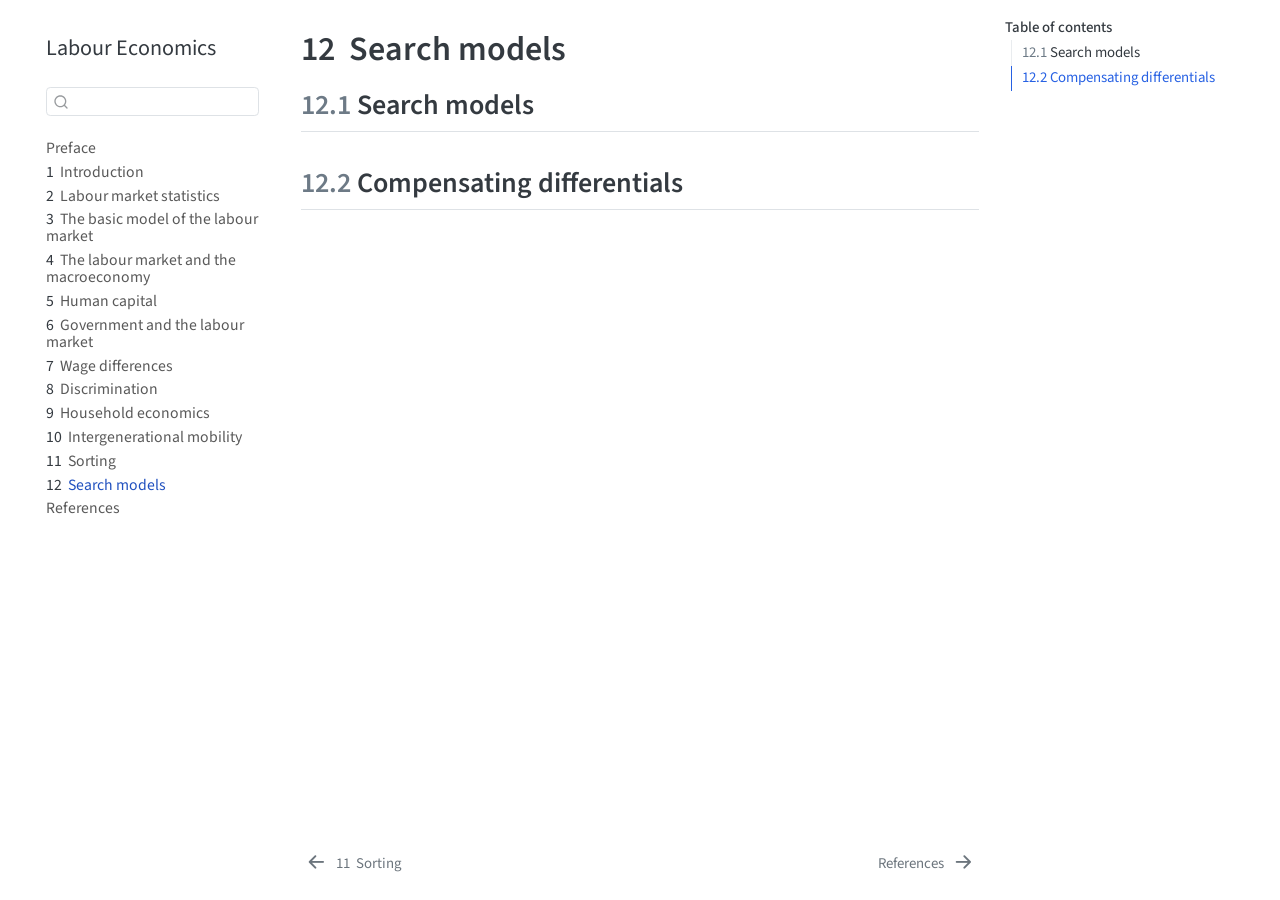
<file: search.html>
<!DOCTYPE html>
<html xmlns="http://www.w3.org/1999/xhtml" lang="en" xml:lang="en"><head>

<meta charset="utf-8">
<meta name="generator" content="quarto-1.9.38">

<meta name="viewport" content="width=device-width, initial-scale=1.0, user-scalable=yes">


<title>12&nbsp; Search models – Labour Economics</title>
<style>
/* Default styles provided by pandoc.
** See https://pandoc.org/MANUAL.html#variables-for-html for config info.
*/
code{white-space: pre-wrap;}
span.smallcaps{font-variant: small-caps;}
div.columns{display: flex; gap: min(4vw, 1.5em);}
div.column{flex: auto; overflow-x: auto;}
div.hanging-indent{margin-left: 1.5em; text-indent: -1.5em;}
ul.task-list{list-style: none;}
ul.task-list li input[type="checkbox"] {
  width: 0.8em;
  margin: 0 0.8em 0.2em -1em; /* quarto-specific, see https://github.com/quarto-dev/quarto-cli/issues/4556 */ 
  vertical-align: middle;
}
</style>


<script src="site_libs/quarto-nav/quarto-nav.js"></script>
<script src="site_libs/quarto-nav/headroom.min.js"></script>
<script src="site_libs/clipboard/clipboard.min.js"></script>
<script src="site_libs/quarto-search/autocomplete.umd.js"></script>
<script src="site_libs/quarto-search/fuse.min.js"></script>
<script src="site_libs/quarto-search/quarto-search.js"></script>
<meta name="quarto:offset" content="./">
<link href="./references.html" rel="next">
<link href="./sorting.html" rel="prev">
<script src="site_libs/quarto-html/quarto.js" type="module"></script>
<script src="site_libs/quarto-html/tabsets/tabsets.js" type="module"></script>
<script src="site_libs/quarto-html/popper.min.js"></script>
<script src="site_libs/quarto-html/tippy.umd.min.js"></script>
<script src="site_libs/quarto-html/anchor.min.js"></script>
<link href="site_libs/quarto-html/tippy.css" rel="stylesheet">
<link href="site_libs/quarto-html/quarto-syntax-highlighting-15634bcf2e68342d4ad2dfa704d543f6.css" rel="stylesheet" id="quarto-text-highlighting-styles">
<script src="site_libs/bootstrap/bootstrap.min.js"></script>
<link href="site_libs/bootstrap/bootstrap-icons.css" rel="stylesheet">
<link href="site_libs/bootstrap/bootstrap-5ccb035bea26c1e21f80f44cf7c27909.min.css" rel="stylesheet" append-hash="true" id="quarto-bootstrap" data-mode="light">
<script id="quarto-search-options" type="application/json">{
  "location": "sidebar",
  "copy-button": false,
  "collapse-after": 3,
  "panel-placement": "start",
  "type": "textbox",
  "limit": 50,
  "keyboard-shortcut": [
    "f",
    "/",
    "s"
  ],
  "show-item-context": false,
  "language": {
    "search-no-results-text": "No results",
    "search-matching-documents-text": "matching documents",
    "search-copy-link-title": "Copy link to search",
    "search-hide-matches-text": "Hide additional matches",
    "search-more-match-text": "more match in this document",
    "search-more-matches-text": "more matches in this document",
    "search-clear-button-title": "Clear",
    "search-text-placeholder": "",
    "search-detached-cancel-button-title": "Cancel",
    "search-submit-button-title": "Submit",
    "search-label": "Search"
  }
}</script>


</head>

<body class="nav-sidebar floating quarto-light">

<div id="quarto-search-results"></div>
  <header id="quarto-header" class="headroom fixed-top">
  <nav class="quarto-secondary-nav">
    <div class="container-fluid d-flex">
      <button type="button" class="quarto-btn-toggle btn" data-bs-toggle="collapse" role="button" data-bs-target=".quarto-sidebar-collapse-item" aria-controls="quarto-sidebar" aria-expanded="false" aria-label="Toggle sidebar navigation" onclick="if (window.quartoToggleHeadroom) { window.quartoToggleHeadroom(); }">
        <i class="bi bi-layout-text-sidebar-reverse"></i>
      </button>
        <nav class="quarto-page-breadcrumbs" aria-label="breadcrumb"><ol class="breadcrumb"><li class="breadcrumb-item"><a href="./search.html"><span class="chapter-number">12</span>&nbsp; <span class="chapter-title">Search models</span></a></li></ol></nav>
        <a class="flex-grow-1" role="navigation" data-bs-toggle="collapse" data-bs-target=".quarto-sidebar-collapse-item" aria-controls="quarto-sidebar" aria-expanded="false" aria-label="Toggle sidebar navigation" onclick="if (window.quartoToggleHeadroom) { window.quartoToggleHeadroom(); }">      
        </a>
      <button type="button" class="btn quarto-search-button" aria-label="Search" onclick="window.quartoOpenSearch();">
        <i class="bi bi-search"></i>
      </button>
    </div>
  </nav>
</header>
<!-- content -->
<div id="quarto-content" class="quarto-container page-columns page-rows-contents page-layout-article">
<!-- sidebar -->
  <nav id="quarto-sidebar" class="sidebar collapse collapse-horizontal quarto-sidebar-collapse-item sidebar-navigation floating overflow-auto">
    <div class="pt-lg-2 mt-2 text-left sidebar-header">
    <div class="sidebar-title mb-0 py-0">
      <a href="./">Labour Economics</a> 
    </div>
      </div>
        <div class="mt-2 flex-shrink-0 align-items-center">
        <div class="sidebar-search">
        <div id="quarto-search" class="" title="Search"></div>
        </div>
        </div>
    <div class="sidebar-menu-container"> 
    <ul class="list-unstyled mt-1">
        <li class="sidebar-item">
  <div class="sidebar-item-container"> 
  <a href="./index.html" class="sidebar-item-text sidebar-link">
 <span class="menu-text">Preface</span></a>
  </div>
</li>
        <li class="sidebar-item">
  <div class="sidebar-item-container"> 
  <a href="./intro.html" class="sidebar-item-text sidebar-link">
 <span class="menu-text"><span class="chapter-number">1</span>&nbsp; <span class="chapter-title">Introduction</span></span></a>
  </div>
</li>
        <li class="sidebar-item">
  <div class="sidebar-item-container"> 
  <a href="./statistics.html" class="sidebar-item-text sidebar-link">
 <span class="menu-text"><span class="chapter-number">2</span>&nbsp; <span class="chapter-title">Labour market statistics</span></span></a>
  </div>
</li>
        <li class="sidebar-item">
  <div class="sidebar-item-container"> 
  <a href="./basic.html" class="sidebar-item-text sidebar-link">
 <span class="menu-text"><span class="chapter-number">3</span>&nbsp; <span class="chapter-title">The basic model of the labour market</span></span></a>
  </div>
</li>
        <li class="sidebar-item">
  <div class="sidebar-item-container"> 
  <a href="./macro.html" class="sidebar-item-text sidebar-link">
 <span class="menu-text"><span class="chapter-number">4</span>&nbsp; <span class="chapter-title">The labour market and the macroeconomy</span></span></a>
  </div>
</li>
        <li class="sidebar-item">
  <div class="sidebar-item-container"> 
  <a href="./human_capital.html" class="sidebar-item-text sidebar-link">
 <span class="menu-text"><span class="chapter-number">5</span>&nbsp; <span class="chapter-title">Human capital</span></span></a>
  </div>
</li>
        <li class="sidebar-item">
  <div class="sidebar-item-container"> 
  <a href="./government.html" class="sidebar-item-text sidebar-link">
 <span class="menu-text"><span class="chapter-number">6</span>&nbsp; <span class="chapter-title">Government and the labour market</span></span></a>
  </div>
</li>
        <li class="sidebar-item">
  <div class="sidebar-item-container"> 
  <a href="./wage_differences.html" class="sidebar-item-text sidebar-link">
 <span class="menu-text"><span class="chapter-number">7</span>&nbsp; <span class="chapter-title">Wage differences</span></span></a>
  </div>
</li>
        <li class="sidebar-item">
  <div class="sidebar-item-container"> 
  <a href="./discrimination.html" class="sidebar-item-text sidebar-link">
 <span class="menu-text"><span class="chapter-number">8</span>&nbsp; <span class="chapter-title">Discrimination</span></span></a>
  </div>
</li>
        <li class="sidebar-item">
  <div class="sidebar-item-container"> 
  <a href="./household.html" class="sidebar-item-text sidebar-link">
 <span class="menu-text"><span class="chapter-number">9</span>&nbsp; <span class="chapter-title">Household economics</span></span></a>
  </div>
</li>
        <li class="sidebar-item">
  <div class="sidebar-item-container"> 
  <a href="./intergenerational_mobility.html" class="sidebar-item-text sidebar-link">
 <span class="menu-text"><span class="chapter-number">10</span>&nbsp; <span class="chapter-title">Intergenerational mobility</span></span></a>
  </div>
</li>
        <li class="sidebar-item">
  <div class="sidebar-item-container"> 
  <a href="./sorting.html" class="sidebar-item-text sidebar-link">
 <span class="menu-text"><span class="chapter-number">11</span>&nbsp; <span class="chapter-title">Sorting</span></span></a>
  </div>
</li>
        <li class="sidebar-item">
  <div class="sidebar-item-container"> 
  <a href="./search.html" class="sidebar-item-text sidebar-link active">
 <span class="menu-text"><span class="chapter-number">12</span>&nbsp; <span class="chapter-title">Search models</span></span></a>
  </div>
</li>
        <li class="sidebar-item">
  <div class="sidebar-item-container"> 
  <a href="./references.html" class="sidebar-item-text sidebar-link">
 <span class="menu-text">References</span></a>
  </div>
</li>
    </ul>
    </div>
</nav>
<div id="quarto-sidebar-glass" class="quarto-sidebar-collapse-item" data-bs-toggle="collapse" data-bs-target=".quarto-sidebar-collapse-item"></div>
<!-- margin-sidebar -->
    <div id="quarto-margin-sidebar" class="sidebar margin-sidebar">
        <nav id="TOC" role="doc-toc" class="toc-active">
    <h2 id="toc-title">Table of contents</h2>
   
  <ul>
  <li><a href="#search-models" id="toc-search-models" class="nav-link active" data-scroll-target="#search-models"><span class="header-section-number">12.1</span> Search models</a></li>
  <li><a href="#compensating-differentials" id="toc-compensating-differentials" class="nav-link" data-scroll-target="#compensating-differentials"><span class="header-section-number">12.2</span> Compensating differentials</a></li>
  </ul>
</nav>
    </div>
<!-- main -->
<main class="content" id="quarto-document-content">

<header id="title-block-header" class="quarto-title-block default">
<div class="quarto-title">
<h1 class="title"><span class="chapter-number">12</span>&nbsp; <span class="chapter-title">Search models</span></h1>
</div>



<div class="quarto-title-meta">

    
  
    
  </div>
  


</header>


<section id="search-models" class="level2" data-number="12.1">
<h2 data-number="12.1" class="anchored" data-anchor-id="search-models"><span class="header-section-number">12.1</span> Search models</h2>
</section>
<section id="compensating-differentials" class="level2" data-number="12.2">
<h2 data-number="12.2" class="anchored" data-anchor-id="compensating-differentials"><span class="header-section-number">12.2</span> Compensating differentials</h2>


</section>

</main> <!-- /main -->
<script id="quarto-html-after-body" type="application/javascript">
  window.document.addEventListener("DOMContentLoaded", function (event) {
    const icon = "";
    const anchorJS = new window.AnchorJS();
    anchorJS.options = {
      placement: 'right',
      icon: icon
    };
    anchorJS.add('.anchored');
    const isCodeAnnotation = (el) => {
      for (const clz of el.classList) {
        if (clz.startsWith('code-annotation-')) {                     
          return true;
        }
      }
      return false;
    }
    const onCopySuccess = function(e) {
      // button target
      const button = e.trigger;
      // don't keep focus
      button.blur();
      // flash "checked"
      button.classList.add('code-copy-button-checked');
      var currentTitle = button.getAttribute("title");
      button.setAttribute("title", "Copied!");
      let tooltip;
      if (window.bootstrap) {
        button.setAttribute("data-bs-toggle", "tooltip");
        button.setAttribute("data-bs-placement", "left");
        button.setAttribute("data-bs-title", "Copied!");
        tooltip = new bootstrap.Tooltip(button, 
          { trigger: "manual", 
            customClass: "code-copy-button-tooltip",
            offset: [0, -8]});
        tooltip.show();    
      }
      setTimeout(function() {
        if (tooltip) {
          tooltip.hide();
          button.removeAttribute("data-bs-title");
          button.removeAttribute("data-bs-toggle");
          button.removeAttribute("data-bs-placement");
        }
        button.setAttribute("title", currentTitle);
        button.classList.remove('code-copy-button-checked');
      }, 1000);
      // clear code selection
      e.clearSelection();
    }
    const getTextToCopy = function(trigger) {
      const outerScaffold = trigger.parentElement.cloneNode(true);
      const codeEl = outerScaffold.querySelector('code');
      for (const childEl of codeEl.children) {
        if (isCodeAnnotation(childEl)) {
          childEl.remove();
        }
      }
      return codeEl.innerText;
    }
    const clipboard = new window.ClipboardJS('.code-copy-button:not([data-in-quarto-modal])', {
      text: getTextToCopy
    });
    clipboard.on('success', onCopySuccess);
    if (window.document.getElementById('quarto-embedded-source-code-modal')) {
      const clipboardModal = new window.ClipboardJS('.code-copy-button[data-in-quarto-modal]', {
        text: getTextToCopy,
        container: window.document.getElementById('quarto-embedded-source-code-modal')
      });
      clipboardModal.on('success', onCopySuccess);
    }
      var localhostRegex = new RegExp(/^(?:http|https):\/\/localhost\:?[0-9]*\//);
      var mailtoRegex = new RegExp(/^mailto:/);
        var filterRegex = new RegExp('/' + window.location.host + '/');
      var isInternal = (href) => {
          return filterRegex.test(href) || localhostRegex.test(href) || mailtoRegex.test(href);
      }
      // Inspect non-navigation links and adorn them if external
     var links = window.document.querySelectorAll('a[href]:not(.nav-link):not(.navbar-brand):not(.toc-action):not(.sidebar-link):not(.sidebar-item-toggle):not(.pagination-link):not(.no-external):not([aria-hidden]):not(.dropdown-item):not(.quarto-navigation-tool):not(.about-link)');
      for (var i=0; i<links.length; i++) {
        const link = links[i];
        if (!isInternal(link.href)) {
          // undo the damage that might have been done by quarto-nav.js in the case of
          // links that we want to consider external
          if (link.dataset.originalHref !== undefined) {
            link.href = link.dataset.originalHref;
          }
        }
      }
    function tippyHover(el, contentFn, onTriggerFn, onUntriggerFn) {
      const config = {
        allowHTML: true,
        maxWidth: 500,
        delay: 100,
        arrow: false,
        appendTo: function(el) {
            return el.parentElement;
        },
        interactive: true,
        interactiveBorder: 10,
        theme: 'quarto',
        placement: 'bottom-start',
      };
      if (contentFn) {
        config.content = contentFn;
      }
      if (onTriggerFn) {
        config.onTrigger = onTriggerFn;
      }
      if (onUntriggerFn) {
        config.onUntrigger = onUntriggerFn;
      }
      window.tippy(el, config); 
    }
    const noterefs = window.document.querySelectorAll('a[role="doc-noteref"]');
    for (var i=0; i<noterefs.length; i++) {
      const ref = noterefs[i];
      tippyHover(ref, function() {
        // use id or data attribute instead here
        let href = ref.getAttribute('data-footnote-href') || ref.getAttribute('href');
        try { href = new URL(href).hash; } catch {}
        const id = href.replace(/^#\/?/, "");
        const note = window.document.getElementById(id);
        if (note) {
          return note.innerHTML;
        } else {
          return "";
        }
      });
    }
    const xrefs = window.document.querySelectorAll('a.quarto-xref');
    const processXRef = (id, note) => {
      // Strip column container classes
      const stripColumnClz = (el) => {
        el.classList.remove("page-full", "page-columns");
        if (el.children) {
          for (const child of el.children) {
            stripColumnClz(child);
          }
        }
      }
      stripColumnClz(note)
      if (id === null || id.startsWith('sec-')) {
        // Special case sections, only their first couple elements
        const container = document.createElement("div");
        if (note.children && note.children.length > 2) {
          container.appendChild(note.children[0].cloneNode(true));
          for (let i = 1; i < note.children.length; i++) {
            const child = note.children[i];
            if (child.tagName === "P" && child.innerText === "") {
              continue;
            } else {
              container.appendChild(child.cloneNode(true));
              break;
            }
          }
          if (window.Quarto?.typesetMath) {
            window.Quarto.typesetMath(container);
          }
          return container.innerHTML
        } else {
          if (window.Quarto?.typesetMath) {
            window.Quarto.typesetMath(note);
          }
          return note.innerHTML;
        }
      } else {
        // Remove any anchor links if they are present
        const anchorLink = note.querySelector('a.anchorjs-link');
        if (anchorLink) {
          anchorLink.remove();
        }
        if (window.Quarto?.typesetMath) {
          window.Quarto.typesetMath(note);
        }
        if (note.classList.contains("callout")) {
          return note.outerHTML;
        } else {
          return note.innerHTML;
        }
      }
    }
    for (var i=0; i<xrefs.length; i++) {
      const xref = xrefs[i];
      tippyHover(xref, undefined, function(instance) {
        instance.disable();
        let url = xref.getAttribute('href');
        let hash = undefined; 
        if (url.startsWith('#')) {
          hash = url;
        } else {
          try { hash = new URL(url).hash; } catch {}
        }
        if (hash) {
          const id = hash.replace(/^#\/?/, "");
          const note = window.document.getElementById(id);
          if (note !== null) {
            try {
              const html = processXRef(id, note.cloneNode(true));
              instance.setContent(html);
            } finally {
              instance.enable();
              instance.show();
            }
          } else {
            // See if we can fetch this
            fetch(url.split('#')[0])
            .then(res => res.text())
            .then(html => {
              const parser = new DOMParser();
              const htmlDoc = parser.parseFromString(html, "text/html");
              const note = htmlDoc.getElementById(id);
              if (note !== null) {
                const html = processXRef(id, note);
                instance.setContent(html);
              } 
            }).finally(() => {
              instance.enable();
              instance.show();
            });
          }
        } else {
          // See if we can fetch a full url (with no hash to target)
          // This is a special case and we should probably do some content thinning / targeting
          fetch(url)
          .then(res => res.text())
          .then(html => {
            const parser = new DOMParser();
            const htmlDoc = parser.parseFromString(html, "text/html");
            const note = htmlDoc.querySelector('main.content');
            if (note !== null) {
              // This should only happen for chapter cross references
              // (since there is no id in the URL)
              // remove the first header
              if (note.children.length > 0 && note.children[0].tagName === "HEADER") {
                note.children[0].remove();
              }
              const html = processXRef(null, note);
              instance.setContent(html);
            } 
          }).finally(() => {
            instance.enable();
            instance.show();
          });
        }
      }, function(instance) {
      });
    }
        let selectedAnnoteEl;
        const selectorForAnnotation = ( cell, annotation) => {
          let cellAttr = 'data-code-cell="' + cell + '"';
          let lineAttr = 'data-code-annotation="' +  annotation + '"';
          const selector = 'span[' + cellAttr + '][' + lineAttr + ']';
          return selector;
        }
        const selectCodeLines = (annoteEl) => {
          const doc = window.document;
          const targetCell = annoteEl.getAttribute("data-target-cell");
          const targetAnnotation = annoteEl.getAttribute("data-target-annotation");
          const annoteSpan = window.document.querySelector(selectorForAnnotation(targetCell, targetAnnotation));
          const lines = annoteSpan.getAttribute("data-code-lines").split(",");
          const lineIds = lines.map((line) => {
            return targetCell + "-" + line;
          })
          let top = null;
          let height = null;
          let parent = null;
          if (lineIds.length > 0) {
              //compute the position of the single el (top and bottom and make a div)
              const el = window.document.getElementById(lineIds[0]);
              top = el.offsetTop;
              height = el.offsetHeight;
              parent = el.parentElement.parentElement;
            if (lineIds.length > 1) {
              const lastEl = window.document.getElementById(lineIds[lineIds.length - 1]);
              const bottom = lastEl.offsetTop + lastEl.offsetHeight;
              height = bottom - top;
            }
            if (top !== null && height !== null && parent !== null) {
              // cook up a div (if necessary) and position it 
              let div = window.document.getElementById("code-annotation-line-highlight");
              if (div === null) {
                div = window.document.createElement("div");
                div.setAttribute("id", "code-annotation-line-highlight");
                div.style.position = 'absolute';
                parent.appendChild(div);
              }
              div.style.top = top - 2 + "px";
              div.style.height = height + 4 + "px";
              div.style.left = 0;
              let gutterDiv = window.document.getElementById("code-annotation-line-highlight-gutter");
              if (gutterDiv === null) {
                gutterDiv = window.document.createElement("div");
                gutterDiv.setAttribute("id", "code-annotation-line-highlight-gutter");
                gutterDiv.style.position = 'absolute';
                const codeCell = window.document.getElementById(targetCell);
                const gutter = codeCell.querySelector('.code-annotation-gutter');
                gutter.appendChild(gutterDiv);
              }
              gutterDiv.style.top = top - 2 + "px";
              gutterDiv.style.height = height + 4 + "px";
            }
            selectedAnnoteEl = annoteEl;
          }
        };
        const unselectCodeLines = () => {
          const elementsIds = ["code-annotation-line-highlight", "code-annotation-line-highlight-gutter"];
          elementsIds.forEach((elId) => {
            const div = window.document.getElementById(elId);
            if (div) {
              div.remove();
            }
          });
          selectedAnnoteEl = undefined;
        };
          // Handle positioning of the toggle
      window.addEventListener(
        "resize",
        throttle(() => {
          elRect = undefined;
          if (selectedAnnoteEl) {
            selectCodeLines(selectedAnnoteEl);
          }
        }, 10)
      );
      function throttle(fn, ms) {
      let throttle = false;
      let timer;
        return (...args) => {
          if(!throttle) { // first call gets through
              fn.apply(this, args);
              throttle = true;
          } else { // all the others get throttled
              if(timer) clearTimeout(timer); // cancel #2
              timer = setTimeout(() => {
                fn.apply(this, args);
                timer = throttle = false;
              }, ms);
          }
        };
      }
        // Attach click handler to the DT
        const annoteDls = window.document.querySelectorAll('dt[data-target-cell]');
        for (const annoteDlNode of annoteDls) {
          annoteDlNode.addEventListener('click', (event) => {
            const clickedEl = event.target;
            if (clickedEl !== selectedAnnoteEl) {
              unselectCodeLines();
              const activeEl = window.document.querySelector('dt[data-target-cell].code-annotation-active');
              if (activeEl) {
                activeEl.classList.remove('code-annotation-active');
              }
              selectCodeLines(clickedEl);
              clickedEl.classList.add('code-annotation-active');
            } else {
              // Unselect the line
              unselectCodeLines();
              clickedEl.classList.remove('code-annotation-active');
            }
          });
        }
    const findCites = (el) => {
      const parentEl = el.parentElement;
      if (parentEl) {
        const cites = parentEl.dataset.cites;
        if (cites) {
          return {
            el,
            cites: cites.split(' ')
          };
        } else {
          return findCites(el.parentElement)
        }
      } else {
        return undefined;
      }
    };
    var bibliorefs = window.document.querySelectorAll('a[role="doc-biblioref"]');
    for (var i=0; i<bibliorefs.length; i++) {
      const ref = bibliorefs[i];
      const citeInfo = findCites(ref);
      if (citeInfo) {
        tippyHover(citeInfo.el, function() {
          var popup = window.document.createElement('div');
          citeInfo.cites.forEach(function(cite) {
            var citeDiv = window.document.createElement('div');
            citeDiv.classList.add('hanging-indent');
            citeDiv.classList.add('csl-entry');
            var biblioDiv = window.document.getElementById('ref-' + cite);
            if (biblioDiv) {
              citeDiv.innerHTML = biblioDiv.innerHTML;
            }
            popup.appendChild(citeDiv);
          });
          return popup.innerHTML;
        });
      }
    }
  });
  </script>
<nav class="page-navigation">
  <div class="nav-page nav-page-previous">
      <a href="./sorting.html" class="pagination-link" aria-label="Sorting">
        <i class="bi bi-arrow-left-short"></i> <span class="nav-page-text"><span class="chapter-number">11</span>&nbsp; <span class="chapter-title">Sorting</span></span>
      </a>          
  </div>
  <div class="nav-page nav-page-next">
      <a href="./references.html" class="pagination-link" aria-label="References">
        <span class="nav-page-text">References</span> <i class="bi bi-arrow-right-short"></i>
      </a>
  </div>
</nav>
</div> <!-- /content -->




</body></html>
</file>
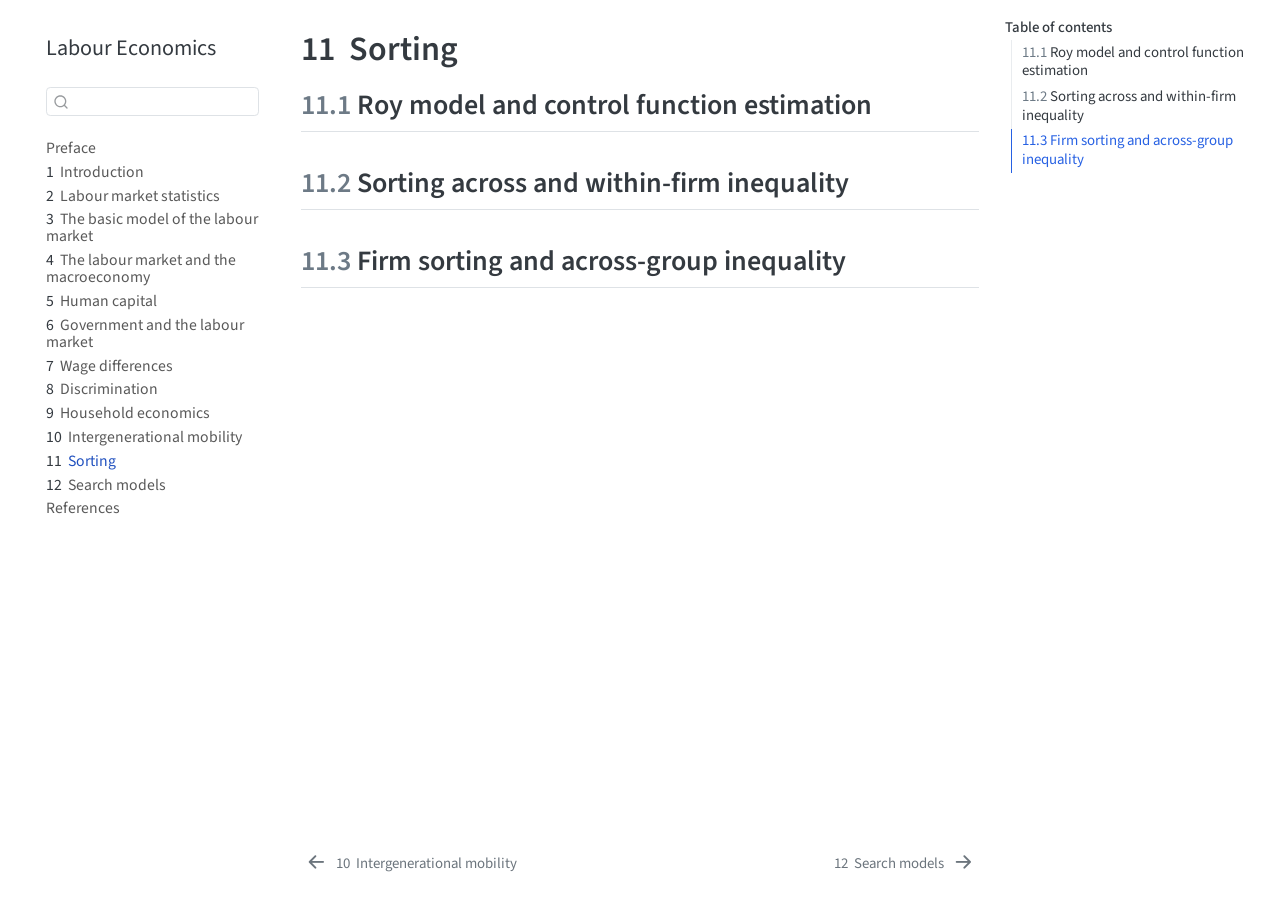
<file: sorting.html>
<!DOCTYPE html>
<html xmlns="http://www.w3.org/1999/xhtml" lang="en" xml:lang="en"><head>

<meta charset="utf-8">
<meta name="generator" content="quarto-1.9.38">

<meta name="viewport" content="width=device-width, initial-scale=1.0, user-scalable=yes">


<title>11&nbsp; Sorting – Labour Economics</title>
<style>
/* Default styles provided by pandoc.
** See https://pandoc.org/MANUAL.html#variables-for-html for config info.
*/
code{white-space: pre-wrap;}
span.smallcaps{font-variant: small-caps;}
div.columns{display: flex; gap: min(4vw, 1.5em);}
div.column{flex: auto; overflow-x: auto;}
div.hanging-indent{margin-left: 1.5em; text-indent: -1.5em;}
ul.task-list{list-style: none;}
ul.task-list li input[type="checkbox"] {
  width: 0.8em;
  margin: 0 0.8em 0.2em -1em; /* quarto-specific, see https://github.com/quarto-dev/quarto-cli/issues/4556 */ 
  vertical-align: middle;
}
</style>


<script src="site_libs/quarto-nav/quarto-nav.js"></script>
<script src="site_libs/quarto-nav/headroom.min.js"></script>
<script src="site_libs/clipboard/clipboard.min.js"></script>
<script src="site_libs/quarto-search/autocomplete.umd.js"></script>
<script src="site_libs/quarto-search/fuse.min.js"></script>
<script src="site_libs/quarto-search/quarto-search.js"></script>
<meta name="quarto:offset" content="./">
<link href="./search.html" rel="next">
<link href="./intergenerational_mobility.html" rel="prev">
<script src="site_libs/quarto-html/quarto.js" type="module"></script>
<script src="site_libs/quarto-html/tabsets/tabsets.js" type="module"></script>
<script src="site_libs/quarto-html/popper.min.js"></script>
<script src="site_libs/quarto-html/tippy.umd.min.js"></script>
<script src="site_libs/quarto-html/anchor.min.js"></script>
<link href="site_libs/quarto-html/tippy.css" rel="stylesheet">
<link href="site_libs/quarto-html/quarto-syntax-highlighting-15634bcf2e68342d4ad2dfa704d543f6.css" rel="stylesheet" id="quarto-text-highlighting-styles">
<script src="site_libs/bootstrap/bootstrap.min.js"></script>
<link href="site_libs/bootstrap/bootstrap-icons.css" rel="stylesheet">
<link href="site_libs/bootstrap/bootstrap-5ccb035bea26c1e21f80f44cf7c27909.min.css" rel="stylesheet" append-hash="true" id="quarto-bootstrap" data-mode="light">
<script id="quarto-search-options" type="application/json">{
  "location": "sidebar",
  "copy-button": false,
  "collapse-after": 3,
  "panel-placement": "start",
  "type": "textbox",
  "limit": 50,
  "keyboard-shortcut": [
    "f",
    "/",
    "s"
  ],
  "show-item-context": false,
  "language": {
    "search-no-results-text": "No results",
    "search-matching-documents-text": "matching documents",
    "search-copy-link-title": "Copy link to search",
    "search-hide-matches-text": "Hide additional matches",
    "search-more-match-text": "more match in this document",
    "search-more-matches-text": "more matches in this document",
    "search-clear-button-title": "Clear",
    "search-text-placeholder": "",
    "search-detached-cancel-button-title": "Cancel",
    "search-submit-button-title": "Submit",
    "search-label": "Search"
  }
}</script>


</head>

<body class="nav-sidebar floating quarto-light">

<div id="quarto-search-results"></div>
  <header id="quarto-header" class="headroom fixed-top">
  <nav class="quarto-secondary-nav">
    <div class="container-fluid d-flex">
      <button type="button" class="quarto-btn-toggle btn" data-bs-toggle="collapse" role="button" data-bs-target=".quarto-sidebar-collapse-item" aria-controls="quarto-sidebar" aria-expanded="false" aria-label="Toggle sidebar navigation" onclick="if (window.quartoToggleHeadroom) { window.quartoToggleHeadroom(); }">
        <i class="bi bi-layout-text-sidebar-reverse"></i>
      </button>
        <nav class="quarto-page-breadcrumbs" aria-label="breadcrumb"><ol class="breadcrumb"><li class="breadcrumb-item"><a href="./sorting.html"><span class="chapter-number">11</span>&nbsp; <span class="chapter-title">Sorting</span></a></li></ol></nav>
        <a class="flex-grow-1" role="navigation" data-bs-toggle="collapse" data-bs-target=".quarto-sidebar-collapse-item" aria-controls="quarto-sidebar" aria-expanded="false" aria-label="Toggle sidebar navigation" onclick="if (window.quartoToggleHeadroom) { window.quartoToggleHeadroom(); }">      
        </a>
      <button type="button" class="btn quarto-search-button" aria-label="Search" onclick="window.quartoOpenSearch();">
        <i class="bi bi-search"></i>
      </button>
    </div>
  </nav>
</header>
<!-- content -->
<div id="quarto-content" class="quarto-container page-columns page-rows-contents page-layout-article">
<!-- sidebar -->
  <nav id="quarto-sidebar" class="sidebar collapse collapse-horizontal quarto-sidebar-collapse-item sidebar-navigation floating overflow-auto">
    <div class="pt-lg-2 mt-2 text-left sidebar-header">
    <div class="sidebar-title mb-0 py-0">
      <a href="./">Labour Economics</a> 
    </div>
      </div>
        <div class="mt-2 flex-shrink-0 align-items-center">
        <div class="sidebar-search">
        <div id="quarto-search" class="" title="Search"></div>
        </div>
        </div>
    <div class="sidebar-menu-container"> 
    <ul class="list-unstyled mt-1">
        <li class="sidebar-item">
  <div class="sidebar-item-container"> 
  <a href="./index.html" class="sidebar-item-text sidebar-link">
 <span class="menu-text">Preface</span></a>
  </div>
</li>
        <li class="sidebar-item">
  <div class="sidebar-item-container"> 
  <a href="./intro.html" class="sidebar-item-text sidebar-link">
 <span class="menu-text"><span class="chapter-number">1</span>&nbsp; <span class="chapter-title">Introduction</span></span></a>
  </div>
</li>
        <li class="sidebar-item">
  <div class="sidebar-item-container"> 
  <a href="./statistics.html" class="sidebar-item-text sidebar-link">
 <span class="menu-text"><span class="chapter-number">2</span>&nbsp; <span class="chapter-title">Labour market statistics</span></span></a>
  </div>
</li>
        <li class="sidebar-item">
  <div class="sidebar-item-container"> 
  <a href="./basic.html" class="sidebar-item-text sidebar-link">
 <span class="menu-text"><span class="chapter-number">3</span>&nbsp; <span class="chapter-title">The basic model of the labour market</span></span></a>
  </div>
</li>
        <li class="sidebar-item">
  <div class="sidebar-item-container"> 
  <a href="./macro.html" class="sidebar-item-text sidebar-link">
 <span class="menu-text"><span class="chapter-number">4</span>&nbsp; <span class="chapter-title">The labour market and the macroeconomy</span></span></a>
  </div>
</li>
        <li class="sidebar-item">
  <div class="sidebar-item-container"> 
  <a href="./human_capital.html" class="sidebar-item-text sidebar-link">
 <span class="menu-text"><span class="chapter-number">5</span>&nbsp; <span class="chapter-title">Human capital</span></span></a>
  </div>
</li>
        <li class="sidebar-item">
  <div class="sidebar-item-container"> 
  <a href="./government.html" class="sidebar-item-text sidebar-link">
 <span class="menu-text"><span class="chapter-number">6</span>&nbsp; <span class="chapter-title">Government and the labour market</span></span></a>
  </div>
</li>
        <li class="sidebar-item">
  <div class="sidebar-item-container"> 
  <a href="./wage_differences.html" class="sidebar-item-text sidebar-link">
 <span class="menu-text"><span class="chapter-number">7</span>&nbsp; <span class="chapter-title">Wage differences</span></span></a>
  </div>
</li>
        <li class="sidebar-item">
  <div class="sidebar-item-container"> 
  <a href="./discrimination.html" class="sidebar-item-text sidebar-link">
 <span class="menu-text"><span class="chapter-number">8</span>&nbsp; <span class="chapter-title">Discrimination</span></span></a>
  </div>
</li>
        <li class="sidebar-item">
  <div class="sidebar-item-container"> 
  <a href="./household.html" class="sidebar-item-text sidebar-link">
 <span class="menu-text"><span class="chapter-number">9</span>&nbsp; <span class="chapter-title">Household economics</span></span></a>
  </div>
</li>
        <li class="sidebar-item">
  <div class="sidebar-item-container"> 
  <a href="./intergenerational_mobility.html" class="sidebar-item-text sidebar-link">
 <span class="menu-text"><span class="chapter-number">10</span>&nbsp; <span class="chapter-title">Intergenerational mobility</span></span></a>
  </div>
</li>
        <li class="sidebar-item">
  <div class="sidebar-item-container"> 
  <a href="./sorting.html" class="sidebar-item-text sidebar-link active">
 <span class="menu-text"><span class="chapter-number">11</span>&nbsp; <span class="chapter-title">Sorting</span></span></a>
  </div>
</li>
        <li class="sidebar-item">
  <div class="sidebar-item-container"> 
  <a href="./search.html" class="sidebar-item-text sidebar-link">
 <span class="menu-text"><span class="chapter-number">12</span>&nbsp; <span class="chapter-title">Search models</span></span></a>
  </div>
</li>
        <li class="sidebar-item">
  <div class="sidebar-item-container"> 
  <a href="./references.html" class="sidebar-item-text sidebar-link">
 <span class="menu-text">References</span></a>
  </div>
</li>
    </ul>
    </div>
</nav>
<div id="quarto-sidebar-glass" class="quarto-sidebar-collapse-item" data-bs-toggle="collapse" data-bs-target=".quarto-sidebar-collapse-item"></div>
<!-- margin-sidebar -->
    <div id="quarto-margin-sidebar" class="sidebar margin-sidebar">
        <nav id="TOC" role="doc-toc" class="toc-active">
    <h2 id="toc-title">Table of contents</h2>
   
  <ul>
  <li><a href="#roy-model-and-control-function-estimation" id="toc-roy-model-and-control-function-estimation" class="nav-link active" data-scroll-target="#roy-model-and-control-function-estimation"><span class="header-section-number">11.1</span> Roy model and control function estimation</a></li>
  <li><a href="#sorting-across-and-within-firm-inequality" id="toc-sorting-across-and-within-firm-inequality" class="nav-link" data-scroll-target="#sorting-across-and-within-firm-inequality"><span class="header-section-number">11.2</span> Sorting across and within-firm inequality</a></li>
  <li><a href="#firm-sorting-and-across-group-inequality" id="toc-firm-sorting-and-across-group-inequality" class="nav-link" data-scroll-target="#firm-sorting-and-across-group-inequality"><span class="header-section-number">11.3</span> Firm sorting and across-group inequality</a></li>
  </ul>
</nav>
    </div>
<!-- main -->
<main class="content" id="quarto-document-content">

<header id="title-block-header" class="quarto-title-block default">
<div class="quarto-title">
<h1 class="title"><span class="chapter-number">11</span>&nbsp; <span class="chapter-title">Sorting</span></h1>
</div>



<div class="quarto-title-meta">

    
  
    
  </div>
  


</header>


<section id="roy-model-and-control-function-estimation" class="level2" data-number="11.1">
<h2 data-number="11.1" class="anchored" data-anchor-id="roy-model-and-control-function-estimation"><span class="header-section-number">11.1</span> Roy model and control function estimation</h2>
</section>
<section id="sorting-across-and-within-firm-inequality" class="level2" data-number="11.2">
<h2 data-number="11.2" class="anchored" data-anchor-id="sorting-across-and-within-firm-inequality"><span class="header-section-number">11.2</span> Sorting across and within-firm inequality</h2>
</section>
<section id="firm-sorting-and-across-group-inequality" class="level2" data-number="11.3">
<h2 data-number="11.3" class="anchored" data-anchor-id="firm-sorting-and-across-group-inequality"><span class="header-section-number">11.3</span> Firm sorting and across-group inequality</h2>


</section>

</main> <!-- /main -->
<script id="quarto-html-after-body" type="application/javascript">
  window.document.addEventListener("DOMContentLoaded", function (event) {
    const icon = "";
    const anchorJS = new window.AnchorJS();
    anchorJS.options = {
      placement: 'right',
      icon: icon
    };
    anchorJS.add('.anchored');
    const isCodeAnnotation = (el) => {
      for (const clz of el.classList) {
        if (clz.startsWith('code-annotation-')) {                     
          return true;
        }
      }
      return false;
    }
    const onCopySuccess = function(e) {
      // button target
      const button = e.trigger;
      // don't keep focus
      button.blur();
      // flash "checked"
      button.classList.add('code-copy-button-checked');
      var currentTitle = button.getAttribute("title");
      button.setAttribute("title", "Copied!");
      let tooltip;
      if (window.bootstrap) {
        button.setAttribute("data-bs-toggle", "tooltip");
        button.setAttribute("data-bs-placement", "left");
        button.setAttribute("data-bs-title", "Copied!");
        tooltip = new bootstrap.Tooltip(button, 
          { trigger: "manual", 
            customClass: "code-copy-button-tooltip",
            offset: [0, -8]});
        tooltip.show();    
      }
      setTimeout(function() {
        if (tooltip) {
          tooltip.hide();
          button.removeAttribute("data-bs-title");
          button.removeAttribute("data-bs-toggle");
          button.removeAttribute("data-bs-placement");
        }
        button.setAttribute("title", currentTitle);
        button.classList.remove('code-copy-button-checked');
      }, 1000);
      // clear code selection
      e.clearSelection();
    }
    const getTextToCopy = function(trigger) {
      const outerScaffold = trigger.parentElement.cloneNode(true);
      const codeEl = outerScaffold.querySelector('code');
      for (const childEl of codeEl.children) {
        if (isCodeAnnotation(childEl)) {
          childEl.remove();
        }
      }
      return codeEl.innerText;
    }
    const clipboard = new window.ClipboardJS('.code-copy-button:not([data-in-quarto-modal])', {
      text: getTextToCopy
    });
    clipboard.on('success', onCopySuccess);
    if (window.document.getElementById('quarto-embedded-source-code-modal')) {
      const clipboardModal = new window.ClipboardJS('.code-copy-button[data-in-quarto-modal]', {
        text: getTextToCopy,
        container: window.document.getElementById('quarto-embedded-source-code-modal')
      });
      clipboardModal.on('success', onCopySuccess);
    }
      var localhostRegex = new RegExp(/^(?:http|https):\/\/localhost\:?[0-9]*\//);
      var mailtoRegex = new RegExp(/^mailto:/);
        var filterRegex = new RegExp('/' + window.location.host + '/');
      var isInternal = (href) => {
          return filterRegex.test(href) || localhostRegex.test(href) || mailtoRegex.test(href);
      }
      // Inspect non-navigation links and adorn them if external
     var links = window.document.querySelectorAll('a[href]:not(.nav-link):not(.navbar-brand):not(.toc-action):not(.sidebar-link):not(.sidebar-item-toggle):not(.pagination-link):not(.no-external):not([aria-hidden]):not(.dropdown-item):not(.quarto-navigation-tool):not(.about-link)');
      for (var i=0; i<links.length; i++) {
        const link = links[i];
        if (!isInternal(link.href)) {
          // undo the damage that might have been done by quarto-nav.js in the case of
          // links that we want to consider external
          if (link.dataset.originalHref !== undefined) {
            link.href = link.dataset.originalHref;
          }
        }
      }
    function tippyHover(el, contentFn, onTriggerFn, onUntriggerFn) {
      const config = {
        allowHTML: true,
        maxWidth: 500,
        delay: 100,
        arrow: false,
        appendTo: function(el) {
            return el.parentElement;
        },
        interactive: true,
        interactiveBorder: 10,
        theme: 'quarto',
        placement: 'bottom-start',
      };
      if (contentFn) {
        config.content = contentFn;
      }
      if (onTriggerFn) {
        config.onTrigger = onTriggerFn;
      }
      if (onUntriggerFn) {
        config.onUntrigger = onUntriggerFn;
      }
      window.tippy(el, config); 
    }
    const noterefs = window.document.querySelectorAll('a[role="doc-noteref"]');
    for (var i=0; i<noterefs.length; i++) {
      const ref = noterefs[i];
      tippyHover(ref, function() {
        // use id or data attribute instead here
        let href = ref.getAttribute('data-footnote-href') || ref.getAttribute('href');
        try { href = new URL(href).hash; } catch {}
        const id = href.replace(/^#\/?/, "");
        const note = window.document.getElementById(id);
        if (note) {
          return note.innerHTML;
        } else {
          return "";
        }
      });
    }
    const xrefs = window.document.querySelectorAll('a.quarto-xref');
    const processXRef = (id, note) => {
      // Strip column container classes
      const stripColumnClz = (el) => {
        el.classList.remove("page-full", "page-columns");
        if (el.children) {
          for (const child of el.children) {
            stripColumnClz(child);
          }
        }
      }
      stripColumnClz(note)
      if (id === null || id.startsWith('sec-')) {
        // Special case sections, only their first couple elements
        const container = document.createElement("div");
        if (note.children && note.children.length > 2) {
          container.appendChild(note.children[0].cloneNode(true));
          for (let i = 1; i < note.children.length; i++) {
            const child = note.children[i];
            if (child.tagName === "P" && child.innerText === "") {
              continue;
            } else {
              container.appendChild(child.cloneNode(true));
              break;
            }
          }
          if (window.Quarto?.typesetMath) {
            window.Quarto.typesetMath(container);
          }
          return container.innerHTML
        } else {
          if (window.Quarto?.typesetMath) {
            window.Quarto.typesetMath(note);
          }
          return note.innerHTML;
        }
      } else {
        // Remove any anchor links if they are present
        const anchorLink = note.querySelector('a.anchorjs-link');
        if (anchorLink) {
          anchorLink.remove();
        }
        if (window.Quarto?.typesetMath) {
          window.Quarto.typesetMath(note);
        }
        if (note.classList.contains("callout")) {
          return note.outerHTML;
        } else {
          return note.innerHTML;
        }
      }
    }
    for (var i=0; i<xrefs.length; i++) {
      const xref = xrefs[i];
      tippyHover(xref, undefined, function(instance) {
        instance.disable();
        let url = xref.getAttribute('href');
        let hash = undefined; 
        if (url.startsWith('#')) {
          hash = url;
        } else {
          try { hash = new URL(url).hash; } catch {}
        }
        if (hash) {
          const id = hash.replace(/^#\/?/, "");
          const note = window.document.getElementById(id);
          if (note !== null) {
            try {
              const html = processXRef(id, note.cloneNode(true));
              instance.setContent(html);
            } finally {
              instance.enable();
              instance.show();
            }
          } else {
            // See if we can fetch this
            fetch(url.split('#')[0])
            .then(res => res.text())
            .then(html => {
              const parser = new DOMParser();
              const htmlDoc = parser.parseFromString(html, "text/html");
              const note = htmlDoc.getElementById(id);
              if (note !== null) {
                const html = processXRef(id, note);
                instance.setContent(html);
              } 
            }).finally(() => {
              instance.enable();
              instance.show();
            });
          }
        } else {
          // See if we can fetch a full url (with no hash to target)
          // This is a special case and we should probably do some content thinning / targeting
          fetch(url)
          .then(res => res.text())
          .then(html => {
            const parser = new DOMParser();
            const htmlDoc = parser.parseFromString(html, "text/html");
            const note = htmlDoc.querySelector('main.content');
            if (note !== null) {
              // This should only happen for chapter cross references
              // (since there is no id in the URL)
              // remove the first header
              if (note.children.length > 0 && note.children[0].tagName === "HEADER") {
                note.children[0].remove();
              }
              const html = processXRef(null, note);
              instance.setContent(html);
            } 
          }).finally(() => {
            instance.enable();
            instance.show();
          });
        }
      }, function(instance) {
      });
    }
        let selectedAnnoteEl;
        const selectorForAnnotation = ( cell, annotation) => {
          let cellAttr = 'data-code-cell="' + cell + '"';
          let lineAttr = 'data-code-annotation="' +  annotation + '"';
          const selector = 'span[' + cellAttr + '][' + lineAttr + ']';
          return selector;
        }
        const selectCodeLines = (annoteEl) => {
          const doc = window.document;
          const targetCell = annoteEl.getAttribute("data-target-cell");
          const targetAnnotation = annoteEl.getAttribute("data-target-annotation");
          const annoteSpan = window.document.querySelector(selectorForAnnotation(targetCell, targetAnnotation));
          const lines = annoteSpan.getAttribute("data-code-lines").split(",");
          const lineIds = lines.map((line) => {
            return targetCell + "-" + line;
          })
          let top = null;
          let height = null;
          let parent = null;
          if (lineIds.length > 0) {
              //compute the position of the single el (top and bottom and make a div)
              const el = window.document.getElementById(lineIds[0]);
              top = el.offsetTop;
              height = el.offsetHeight;
              parent = el.parentElement.parentElement;
            if (lineIds.length > 1) {
              const lastEl = window.document.getElementById(lineIds[lineIds.length - 1]);
              const bottom = lastEl.offsetTop + lastEl.offsetHeight;
              height = bottom - top;
            }
            if (top !== null && height !== null && parent !== null) {
              // cook up a div (if necessary) and position it 
              let div = window.document.getElementById("code-annotation-line-highlight");
              if (div === null) {
                div = window.document.createElement("div");
                div.setAttribute("id", "code-annotation-line-highlight");
                div.style.position = 'absolute';
                parent.appendChild(div);
              }
              div.style.top = top - 2 + "px";
              div.style.height = height + 4 + "px";
              div.style.left = 0;
              let gutterDiv = window.document.getElementById("code-annotation-line-highlight-gutter");
              if (gutterDiv === null) {
                gutterDiv = window.document.createElement("div");
                gutterDiv.setAttribute("id", "code-annotation-line-highlight-gutter");
                gutterDiv.style.position = 'absolute';
                const codeCell = window.document.getElementById(targetCell);
                const gutter = codeCell.querySelector('.code-annotation-gutter');
                gutter.appendChild(gutterDiv);
              }
              gutterDiv.style.top = top - 2 + "px";
              gutterDiv.style.height = height + 4 + "px";
            }
            selectedAnnoteEl = annoteEl;
          }
        };
        const unselectCodeLines = () => {
          const elementsIds = ["code-annotation-line-highlight", "code-annotation-line-highlight-gutter"];
          elementsIds.forEach((elId) => {
            const div = window.document.getElementById(elId);
            if (div) {
              div.remove();
            }
          });
          selectedAnnoteEl = undefined;
        };
          // Handle positioning of the toggle
      window.addEventListener(
        "resize",
        throttle(() => {
          elRect = undefined;
          if (selectedAnnoteEl) {
            selectCodeLines(selectedAnnoteEl);
          }
        }, 10)
      );
      function throttle(fn, ms) {
      let throttle = false;
      let timer;
        return (...args) => {
          if(!throttle) { // first call gets through
              fn.apply(this, args);
              throttle = true;
          } else { // all the others get throttled
              if(timer) clearTimeout(timer); // cancel #2
              timer = setTimeout(() => {
                fn.apply(this, args);
                timer = throttle = false;
              }, ms);
          }
        };
      }
        // Attach click handler to the DT
        const annoteDls = window.document.querySelectorAll('dt[data-target-cell]');
        for (const annoteDlNode of annoteDls) {
          annoteDlNode.addEventListener('click', (event) => {
            const clickedEl = event.target;
            if (clickedEl !== selectedAnnoteEl) {
              unselectCodeLines();
              const activeEl = window.document.querySelector('dt[data-target-cell].code-annotation-active');
              if (activeEl) {
                activeEl.classList.remove('code-annotation-active');
              }
              selectCodeLines(clickedEl);
              clickedEl.classList.add('code-annotation-active');
            } else {
              // Unselect the line
              unselectCodeLines();
              clickedEl.classList.remove('code-annotation-active');
            }
          });
        }
    const findCites = (el) => {
      const parentEl = el.parentElement;
      if (parentEl) {
        const cites = parentEl.dataset.cites;
        if (cites) {
          return {
            el,
            cites: cites.split(' ')
          };
        } else {
          return findCites(el.parentElement)
        }
      } else {
        return undefined;
      }
    };
    var bibliorefs = window.document.querySelectorAll('a[role="doc-biblioref"]');
    for (var i=0; i<bibliorefs.length; i++) {
      const ref = bibliorefs[i];
      const citeInfo = findCites(ref);
      if (citeInfo) {
        tippyHover(citeInfo.el, function() {
          var popup = window.document.createElement('div');
          citeInfo.cites.forEach(function(cite) {
            var citeDiv = window.document.createElement('div');
            citeDiv.classList.add('hanging-indent');
            citeDiv.classList.add('csl-entry');
            var biblioDiv = window.document.getElementById('ref-' + cite);
            if (biblioDiv) {
              citeDiv.innerHTML = biblioDiv.innerHTML;
            }
            popup.appendChild(citeDiv);
          });
          return popup.innerHTML;
        });
      }
    }
  });
  </script>
<nav class="page-navigation">
  <div class="nav-page nav-page-previous">
      <a href="./intergenerational_mobility.html" class="pagination-link" aria-label="Intergenerational mobility">
        <i class="bi bi-arrow-left-short"></i> <span class="nav-page-text"><span class="chapter-number">10</span>&nbsp; <span class="chapter-title">Intergenerational mobility</span></span>
      </a>          
  </div>
  <div class="nav-page nav-page-next">
      <a href="./search.html" class="pagination-link" aria-label="Search models">
        <span class="nav-page-text"><span class="chapter-number">12</span>&nbsp; <span class="chapter-title">Search models</span></span> <i class="bi bi-arrow-right-short"></i>
      </a>
  </div>
</nav>
</div> <!-- /content -->




</body></html>
</file>
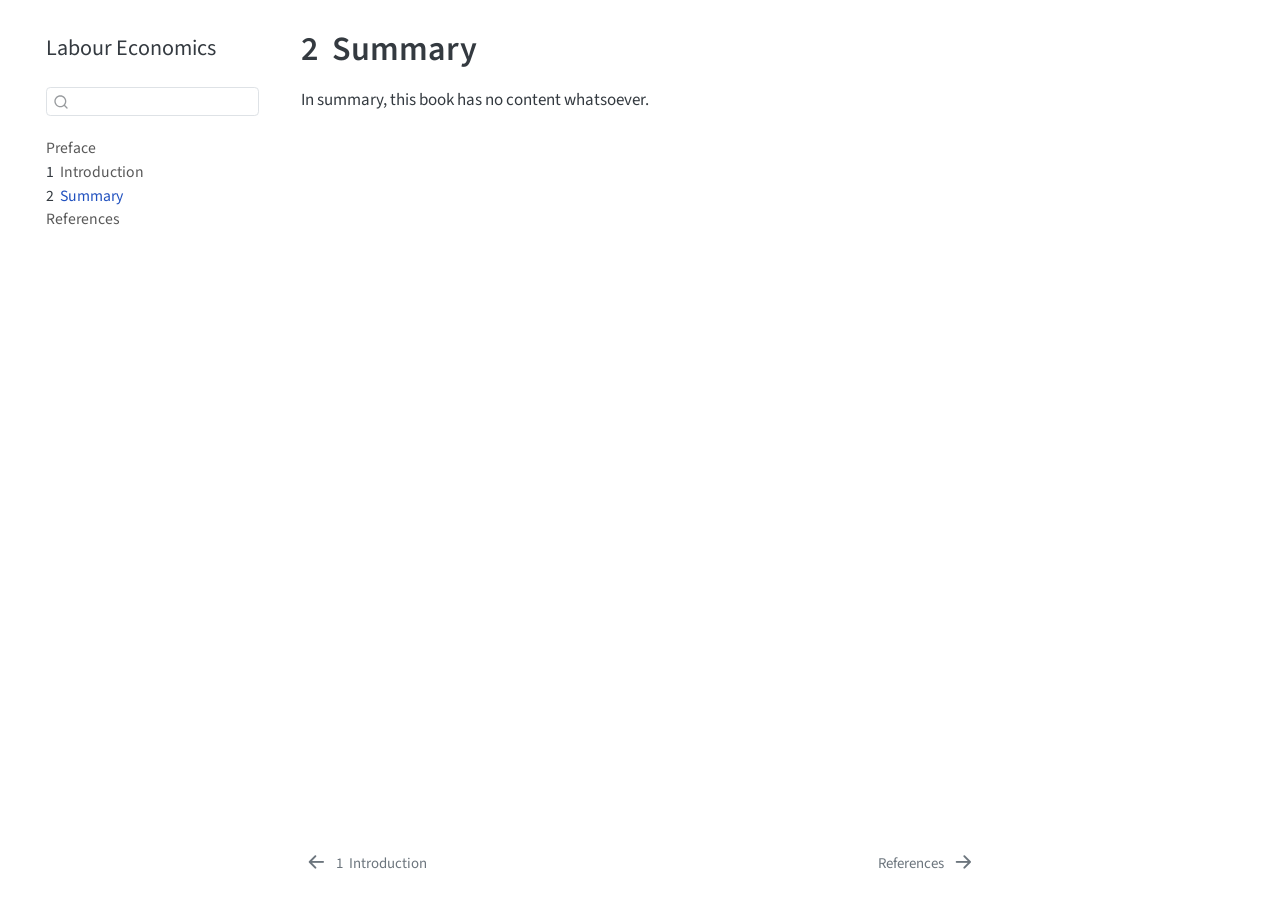
<file: summary.html>
<!DOCTYPE html>
<html xmlns="http://www.w3.org/1999/xhtml" lang="en" xml:lang="en"><head>

<meta charset="utf-8">
<meta name="generator" content="quarto-1.9.38">

<meta name="viewport" content="width=device-width, initial-scale=1.0, user-scalable=yes">


<title>2&nbsp; Summary – Labour Economics</title>
<style>
/* Default styles provided by pandoc.
** See https://pandoc.org/MANUAL.html#variables-for-html for config info.
*/
code{white-space: pre-wrap;}
span.smallcaps{font-variant: small-caps;}
div.columns{display: flex; gap: min(4vw, 1.5em);}
div.column{flex: auto; overflow-x: auto;}
div.hanging-indent{margin-left: 1.5em; text-indent: -1.5em;}
ul.task-list{list-style: none;}
ul.task-list li input[type="checkbox"] {
  width: 0.8em;
  margin: 0 0.8em 0.2em -1em; /* quarto-specific, see https://github.com/quarto-dev/quarto-cli/issues/4556 */ 
  vertical-align: middle;
}
</style>


<script src="site_libs/quarto-nav/quarto-nav.js"></script>
<script src="site_libs/quarto-nav/headroom.min.js"></script>
<script src="site_libs/clipboard/clipboard.min.js"></script>
<script src="site_libs/quarto-search/autocomplete.umd.js"></script>
<script src="site_libs/quarto-search/fuse.min.js"></script>
<script src="site_libs/quarto-search/quarto-search.js"></script>
<meta name="quarto:offset" content="./">
<link href="./references.html" rel="next">
<link href="./intro.html" rel="prev">
<script src="site_libs/quarto-html/quarto.js" type="module"></script>
<script src="site_libs/quarto-html/tabsets/tabsets.js" type="module"></script>
<script src="site_libs/quarto-html/popper.min.js"></script>
<script src="site_libs/quarto-html/tippy.umd.min.js"></script>
<script src="site_libs/quarto-html/anchor.min.js"></script>
<link href="site_libs/quarto-html/tippy.css" rel="stylesheet">
<link href="site_libs/quarto-html/quarto-syntax-highlighting-15634bcf2e68342d4ad2dfa704d543f6.css" rel="stylesheet" id="quarto-text-highlighting-styles">
<script src="site_libs/bootstrap/bootstrap.min.js"></script>
<link href="site_libs/bootstrap/bootstrap-icons.css" rel="stylesheet">
<link href="site_libs/bootstrap/bootstrap-5ccb035bea26c1e21f80f44cf7c27909.min.css" rel="stylesheet" append-hash="true" id="quarto-bootstrap" data-mode="light">
<script id="quarto-search-options" type="application/json">{
  "location": "sidebar",
  "copy-button": false,
  "collapse-after": 3,
  "panel-placement": "start",
  "type": "textbox",
  "limit": 50,
  "keyboard-shortcut": [
    "f",
    "/",
    "s"
  ],
  "show-item-context": false,
  "language": {
    "search-no-results-text": "No results",
    "search-matching-documents-text": "matching documents",
    "search-copy-link-title": "Copy link to search",
    "search-hide-matches-text": "Hide additional matches",
    "search-more-match-text": "more match in this document",
    "search-more-matches-text": "more matches in this document",
    "search-clear-button-title": "Clear",
    "search-text-placeholder": "",
    "search-detached-cancel-button-title": "Cancel",
    "search-submit-button-title": "Submit",
    "search-label": "Search"
  }
}</script>


</head>

<body class="nav-sidebar floating quarto-light">

<div id="quarto-search-results"></div>
  <header id="quarto-header" class="headroom fixed-top">
  <nav class="quarto-secondary-nav">
    <div class="container-fluid d-flex">
      <button type="button" class="quarto-btn-toggle btn" data-bs-toggle="collapse" role="button" data-bs-target=".quarto-sidebar-collapse-item" aria-controls="quarto-sidebar" aria-expanded="false" aria-label="Toggle sidebar navigation" onclick="if (window.quartoToggleHeadroom) { window.quartoToggleHeadroom(); }">
        <i class="bi bi-layout-text-sidebar-reverse"></i>
      </button>
        <nav class="quarto-page-breadcrumbs" aria-label="breadcrumb"><ol class="breadcrumb"><li class="breadcrumb-item"><a href="./summary.html"><span class="chapter-number">2</span>&nbsp; <span class="chapter-title">Summary</span></a></li></ol></nav>
        <a class="flex-grow-1" role="navigation" data-bs-toggle="collapse" data-bs-target=".quarto-sidebar-collapse-item" aria-controls="quarto-sidebar" aria-expanded="false" aria-label="Toggle sidebar navigation" onclick="if (window.quartoToggleHeadroom) { window.quartoToggleHeadroom(); }">      
        </a>
      <button type="button" class="btn quarto-search-button" aria-label="Search" onclick="window.quartoOpenSearch();">
        <i class="bi bi-search"></i>
      </button>
    </div>
  </nav>
</header>
<!-- content -->
<div id="quarto-content" class="quarto-container page-columns page-rows-contents page-layout-article">
<!-- sidebar -->
  <nav id="quarto-sidebar" class="sidebar collapse collapse-horizontal quarto-sidebar-collapse-item sidebar-navigation floating overflow-auto">
    <div class="pt-lg-2 mt-2 text-left sidebar-header">
    <div class="sidebar-title mb-0 py-0">
      <a href="./">Labour Economics</a> 
    </div>
      </div>
        <div class="mt-2 flex-shrink-0 align-items-center">
        <div class="sidebar-search">
        <div id="quarto-search" class="" title="Search"></div>
        </div>
        </div>
    <div class="sidebar-menu-container"> 
    <ul class="list-unstyled mt-1">
        <li class="sidebar-item">
  <div class="sidebar-item-container"> 
  <a href="./index.html" class="sidebar-item-text sidebar-link">
 <span class="menu-text">Preface</span></a>
  </div>
</li>
        <li class="sidebar-item">
  <div class="sidebar-item-container"> 
  <a href="./intro.html" class="sidebar-item-text sidebar-link">
 <span class="menu-text"><span class="chapter-number">1</span>&nbsp; <span class="chapter-title">Introduction</span></span></a>
  </div>
</li>
        <li class="sidebar-item">
  <div class="sidebar-item-container"> 
  <a href="./summary.html" class="sidebar-item-text sidebar-link active">
 <span class="menu-text"><span class="chapter-number">2</span>&nbsp; <span class="chapter-title">Summary</span></span></a>
  </div>
</li>
        <li class="sidebar-item">
  <div class="sidebar-item-container"> 
  <a href="./references.html" class="sidebar-item-text sidebar-link">
 <span class="menu-text">References</span></a>
  </div>
</li>
    </ul>
    </div>
</nav>
<div id="quarto-sidebar-glass" class="quarto-sidebar-collapse-item" data-bs-toggle="collapse" data-bs-target=".quarto-sidebar-collapse-item"></div>
<!-- margin-sidebar -->
    <div id="quarto-margin-sidebar" class="sidebar margin-sidebar zindex-bottom">
        
    </div>
<!-- main -->
<main class="content" id="quarto-document-content">

<header id="title-block-header" class="quarto-title-block default">
<div class="quarto-title">
<h1 class="title"><span class="chapter-number">2</span>&nbsp; <span class="chapter-title">Summary</span></h1>
</div>



<div class="quarto-title-meta">

    
  
    
  </div>
  


</header>


<p>In summary, this book has no content whatsoever.</p>



</main> <!-- /main -->
<script id="quarto-html-after-body" type="application/javascript">
  window.document.addEventListener("DOMContentLoaded", function (event) {
    const icon = "";
    const anchorJS = new window.AnchorJS();
    anchorJS.options = {
      placement: 'right',
      icon: icon
    };
    anchorJS.add('.anchored');
    const isCodeAnnotation = (el) => {
      for (const clz of el.classList) {
        if (clz.startsWith('code-annotation-')) {                     
          return true;
        }
      }
      return false;
    }
    const onCopySuccess = function(e) {
      // button target
      const button = e.trigger;
      // don't keep focus
      button.blur();
      // flash "checked"
      button.classList.add('code-copy-button-checked');
      var currentTitle = button.getAttribute("title");
      button.setAttribute("title", "Copied!");
      let tooltip;
      if (window.bootstrap) {
        button.setAttribute("data-bs-toggle", "tooltip");
        button.setAttribute("data-bs-placement", "left");
        button.setAttribute("data-bs-title", "Copied!");
        tooltip = new bootstrap.Tooltip(button, 
          { trigger: "manual", 
            customClass: "code-copy-button-tooltip",
            offset: [0, -8]});
        tooltip.show();    
      }
      setTimeout(function() {
        if (tooltip) {
          tooltip.hide();
          button.removeAttribute("data-bs-title");
          button.removeAttribute("data-bs-toggle");
          button.removeAttribute("data-bs-placement");
        }
        button.setAttribute("title", currentTitle);
        button.classList.remove('code-copy-button-checked');
      }, 1000);
      // clear code selection
      e.clearSelection();
    }
    const getTextToCopy = function(trigger) {
      const outerScaffold = trigger.parentElement.cloneNode(true);
      const codeEl = outerScaffold.querySelector('code');
      for (const childEl of codeEl.children) {
        if (isCodeAnnotation(childEl)) {
          childEl.remove();
        }
      }
      return codeEl.innerText;
    }
    const clipboard = new window.ClipboardJS('.code-copy-button:not([data-in-quarto-modal])', {
      text: getTextToCopy
    });
    clipboard.on('success', onCopySuccess);
    if (window.document.getElementById('quarto-embedded-source-code-modal')) {
      const clipboardModal = new window.ClipboardJS('.code-copy-button[data-in-quarto-modal]', {
        text: getTextToCopy,
        container: window.document.getElementById('quarto-embedded-source-code-modal')
      });
      clipboardModal.on('success', onCopySuccess);
    }
      var localhostRegex = new RegExp(/^(?:http|https):\/\/localhost\:?[0-9]*\//);
      var mailtoRegex = new RegExp(/^mailto:/);
        var filterRegex = new RegExp('/' + window.location.host + '/');
      var isInternal = (href) => {
          return filterRegex.test(href) || localhostRegex.test(href) || mailtoRegex.test(href);
      }
      // Inspect non-navigation links and adorn them if external
     var links = window.document.querySelectorAll('a[href]:not(.nav-link):not(.navbar-brand):not(.toc-action):not(.sidebar-link):not(.sidebar-item-toggle):not(.pagination-link):not(.no-external):not([aria-hidden]):not(.dropdown-item):not(.quarto-navigation-tool):not(.about-link)');
      for (var i=0; i<links.length; i++) {
        const link = links[i];
        if (!isInternal(link.href)) {
          // undo the damage that might have been done by quarto-nav.js in the case of
          // links that we want to consider external
          if (link.dataset.originalHref !== undefined) {
            link.href = link.dataset.originalHref;
          }
        }
      }
    function tippyHover(el, contentFn, onTriggerFn, onUntriggerFn) {
      const config = {
        allowHTML: true,
        maxWidth: 500,
        delay: 100,
        arrow: false,
        appendTo: function(el) {
            return el.parentElement;
        },
        interactive: true,
        interactiveBorder: 10,
        theme: 'quarto',
        placement: 'bottom-start',
      };
      if (contentFn) {
        config.content = contentFn;
      }
      if (onTriggerFn) {
        config.onTrigger = onTriggerFn;
      }
      if (onUntriggerFn) {
        config.onUntrigger = onUntriggerFn;
      }
      window.tippy(el, config); 
    }
    const noterefs = window.document.querySelectorAll('a[role="doc-noteref"]');
    for (var i=0; i<noterefs.length; i++) {
      const ref = noterefs[i];
      tippyHover(ref, function() {
        // use id or data attribute instead here
        let href = ref.getAttribute('data-footnote-href') || ref.getAttribute('href');
        try { href = new URL(href).hash; } catch {}
        const id = href.replace(/^#\/?/, "");
        const note = window.document.getElementById(id);
        if (note) {
          return note.innerHTML;
        } else {
          return "";
        }
      });
    }
    const xrefs = window.document.querySelectorAll('a.quarto-xref');
    const processXRef = (id, note) => {
      // Strip column container classes
      const stripColumnClz = (el) => {
        el.classList.remove("page-full", "page-columns");
        if (el.children) {
          for (const child of el.children) {
            stripColumnClz(child);
          }
        }
      }
      stripColumnClz(note)
      if (id === null || id.startsWith('sec-')) {
        // Special case sections, only their first couple elements
        const container = document.createElement("div");
        if (note.children && note.children.length > 2) {
          container.appendChild(note.children[0].cloneNode(true));
          for (let i = 1; i < note.children.length; i++) {
            const child = note.children[i];
            if (child.tagName === "P" && child.innerText === "") {
              continue;
            } else {
              container.appendChild(child.cloneNode(true));
              break;
            }
          }
          if (window.Quarto?.typesetMath) {
            window.Quarto.typesetMath(container);
          }
          return container.innerHTML
        } else {
          if (window.Quarto?.typesetMath) {
            window.Quarto.typesetMath(note);
          }
          return note.innerHTML;
        }
      } else {
        // Remove any anchor links if they are present
        const anchorLink = note.querySelector('a.anchorjs-link');
        if (anchorLink) {
          anchorLink.remove();
        }
        if (window.Quarto?.typesetMath) {
          window.Quarto.typesetMath(note);
        }
        if (note.classList.contains("callout")) {
          return note.outerHTML;
        } else {
          return note.innerHTML;
        }
      }
    }
    for (var i=0; i<xrefs.length; i++) {
      const xref = xrefs[i];
      tippyHover(xref, undefined, function(instance) {
        instance.disable();
        let url = xref.getAttribute('href');
        let hash = undefined; 
        if (url.startsWith('#')) {
          hash = url;
        } else {
          try { hash = new URL(url).hash; } catch {}
        }
        if (hash) {
          const id = hash.replace(/^#\/?/, "");
          const note = window.document.getElementById(id);
          if (note !== null) {
            try {
              const html = processXRef(id, note.cloneNode(true));
              instance.setContent(html);
            } finally {
              instance.enable();
              instance.show();
            }
          } else {
            // See if we can fetch this
            fetch(url.split('#')[0])
            .then(res => res.text())
            .then(html => {
              const parser = new DOMParser();
              const htmlDoc = parser.parseFromString(html, "text/html");
              const note = htmlDoc.getElementById(id);
              if (note !== null) {
                const html = processXRef(id, note);
                instance.setContent(html);
              } 
            }).finally(() => {
              instance.enable();
              instance.show();
            });
          }
        } else {
          // See if we can fetch a full url (with no hash to target)
          // This is a special case and we should probably do some content thinning / targeting
          fetch(url)
          .then(res => res.text())
          .then(html => {
            const parser = new DOMParser();
            const htmlDoc = parser.parseFromString(html, "text/html");
            const note = htmlDoc.querySelector('main.content');
            if (note !== null) {
              // This should only happen for chapter cross references
              // (since there is no id in the URL)
              // remove the first header
              if (note.children.length > 0 && note.children[0].tagName === "HEADER") {
                note.children[0].remove();
              }
              const html = processXRef(null, note);
              instance.setContent(html);
            } 
          }).finally(() => {
            instance.enable();
            instance.show();
          });
        }
      }, function(instance) {
      });
    }
        let selectedAnnoteEl;
        const selectorForAnnotation = ( cell, annotation) => {
          let cellAttr = 'data-code-cell="' + cell + '"';
          let lineAttr = 'data-code-annotation="' +  annotation + '"';
          const selector = 'span[' + cellAttr + '][' + lineAttr + ']';
          return selector;
        }
        const selectCodeLines = (annoteEl) => {
          const doc = window.document;
          const targetCell = annoteEl.getAttribute("data-target-cell");
          const targetAnnotation = annoteEl.getAttribute("data-target-annotation");
          const annoteSpan = window.document.querySelector(selectorForAnnotation(targetCell, targetAnnotation));
          const lines = annoteSpan.getAttribute("data-code-lines").split(",");
          const lineIds = lines.map((line) => {
            return targetCell + "-" + line;
          })
          let top = null;
          let height = null;
          let parent = null;
          if (lineIds.length > 0) {
              //compute the position of the single el (top and bottom and make a div)
              const el = window.document.getElementById(lineIds[0]);
              top = el.offsetTop;
              height = el.offsetHeight;
              parent = el.parentElement.parentElement;
            if (lineIds.length > 1) {
              const lastEl = window.document.getElementById(lineIds[lineIds.length - 1]);
              const bottom = lastEl.offsetTop + lastEl.offsetHeight;
              height = bottom - top;
            }
            if (top !== null && height !== null && parent !== null) {
              // cook up a div (if necessary) and position it 
              let div = window.document.getElementById("code-annotation-line-highlight");
              if (div === null) {
                div = window.document.createElement("div");
                div.setAttribute("id", "code-annotation-line-highlight");
                div.style.position = 'absolute';
                parent.appendChild(div);
              }
              div.style.top = top - 2 + "px";
              div.style.height = height + 4 + "px";
              div.style.left = 0;
              let gutterDiv = window.document.getElementById("code-annotation-line-highlight-gutter");
              if (gutterDiv === null) {
                gutterDiv = window.document.createElement("div");
                gutterDiv.setAttribute("id", "code-annotation-line-highlight-gutter");
                gutterDiv.style.position = 'absolute';
                const codeCell = window.document.getElementById(targetCell);
                const gutter = codeCell.querySelector('.code-annotation-gutter');
                gutter.appendChild(gutterDiv);
              }
              gutterDiv.style.top = top - 2 + "px";
              gutterDiv.style.height = height + 4 + "px";
            }
            selectedAnnoteEl = annoteEl;
          }
        };
        const unselectCodeLines = () => {
          const elementsIds = ["code-annotation-line-highlight", "code-annotation-line-highlight-gutter"];
          elementsIds.forEach((elId) => {
            const div = window.document.getElementById(elId);
            if (div) {
              div.remove();
            }
          });
          selectedAnnoteEl = undefined;
        };
          // Handle positioning of the toggle
      window.addEventListener(
        "resize",
        throttle(() => {
          elRect = undefined;
          if (selectedAnnoteEl) {
            selectCodeLines(selectedAnnoteEl);
          }
        }, 10)
      );
      function throttle(fn, ms) {
      let throttle = false;
      let timer;
        return (...args) => {
          if(!throttle) { // first call gets through
              fn.apply(this, args);
              throttle = true;
          } else { // all the others get throttled
              if(timer) clearTimeout(timer); // cancel #2
              timer = setTimeout(() => {
                fn.apply(this, args);
                timer = throttle = false;
              }, ms);
          }
        };
      }
        // Attach click handler to the DT
        const annoteDls = window.document.querySelectorAll('dt[data-target-cell]');
        for (const annoteDlNode of annoteDls) {
          annoteDlNode.addEventListener('click', (event) => {
            const clickedEl = event.target;
            if (clickedEl !== selectedAnnoteEl) {
              unselectCodeLines();
              const activeEl = window.document.querySelector('dt[data-target-cell].code-annotation-active');
              if (activeEl) {
                activeEl.classList.remove('code-annotation-active');
              }
              selectCodeLines(clickedEl);
              clickedEl.classList.add('code-annotation-active');
            } else {
              // Unselect the line
              unselectCodeLines();
              clickedEl.classList.remove('code-annotation-active');
            }
          });
        }
    const findCites = (el) => {
      const parentEl = el.parentElement;
      if (parentEl) {
        const cites = parentEl.dataset.cites;
        if (cites) {
          return {
            el,
            cites: cites.split(' ')
          };
        } else {
          return findCites(el.parentElement)
        }
      } else {
        return undefined;
      }
    };
    var bibliorefs = window.document.querySelectorAll('a[role="doc-biblioref"]');
    for (var i=0; i<bibliorefs.length; i++) {
      const ref = bibliorefs[i];
      const citeInfo = findCites(ref);
      if (citeInfo) {
        tippyHover(citeInfo.el, function() {
          var popup = window.document.createElement('div');
          citeInfo.cites.forEach(function(cite) {
            var citeDiv = window.document.createElement('div');
            citeDiv.classList.add('hanging-indent');
            citeDiv.classList.add('csl-entry');
            var biblioDiv = window.document.getElementById('ref-' + cite);
            if (biblioDiv) {
              citeDiv.innerHTML = biblioDiv.innerHTML;
            }
            popup.appendChild(citeDiv);
          });
          return popup.innerHTML;
        });
      }
    }
  });
  </script>
<nav class="page-navigation">
  <div class="nav-page nav-page-previous">
      <a href="./intro.html" class="pagination-link" aria-label="Introduction">
        <i class="bi bi-arrow-left-short"></i> <span class="nav-page-text"><span class="chapter-number">1</span>&nbsp; <span class="chapter-title">Introduction</span></span>
      </a>          
  </div>
  <div class="nav-page nav-page-next">
      <a href="./references.html" class="pagination-link" aria-label="References">
        <span class="nav-page-text">References</span> <i class="bi bi-arrow-right-short"></i>
      </a>
  </div>
</nav>
</div> <!-- /content -->




</body></html>
</file>
<file: site_libs/quarto-html/tippy.css>
.tippy-box[data-animation=fade][data-state=hidden]{opacity:0}[data-tippy-root]{max-width:calc(100vw - 10px)}.tippy-box{position:relative;background-color:#333;color:#fff;border-radius:4px;font-size:14px;line-height:1.4;white-space:normal;outline:0;transition-property:transform,visibility,opacity}.tippy-box[data-placement^=top]>.tippy-arrow{bottom:0}.tippy-box[data-placement^=top]>.tippy-arrow:before{bottom:-7px;left:0;border-width:8px 8px 0;border-top-color:initial;transform-origin:center top}.tippy-box[data-placement^=bottom]>.tippy-arrow{top:0}.tippy-box[data-placement^=bottom]>.tippy-arrow:before{top:-7px;left:0;border-width:0 8px 8px;border-bottom-color:initial;transform-origin:center bottom}.tippy-box[data-placement^=left]>.tippy-arrow{right:0}.tippy-box[data-placement^=left]>.tippy-arrow:before{border-width:8px 0 8px 8px;border-left-color:initial;right:-7px;transform-origin:center left}.tippy-box[data-placement^=right]>.tippy-arrow{left:0}.tippy-box[data-placement^=right]>.tippy-arrow:before{left:-7px;border-width:8px 8px 8px 0;border-right-color:initial;transform-origin:center right}.tippy-box[data-inertia][data-state=visible]{transition-timing-function:cubic-bezier(.54,1.5,.38,1.11)}.tippy-arrow{width:16px;height:16px;color:#333}.tippy-arrow:before{content:"";position:absolute;border-color:transparent;border-style:solid}.tippy-content{position:relative;padding:5px 9px;z-index:1}
</file>
<file: site_libs/quarto-html/quarto-syntax-highlighting-15634bcf2e68342d4ad2dfa704d543f6.css>
/* quarto syntax highlight colors */
:root {
  --quarto-hl-ot-color: #003B4F;
  --quarto-hl-at-color: #657422;
  --quarto-hl-ss-color: #20794D;
  --quarto-hl-an-color: #5E5E5E;
  --quarto-hl-fu-color: #4758AB;
  --quarto-hl-st-color: #20794D;
  --quarto-hl-cf-color: #003B4F;
  --quarto-hl-op-color: #5E5E5E;
  --quarto-hl-er-color: #AD0000;
  --quarto-hl-bn-color: #AD0000;
  --quarto-hl-al-color: #AD0000;
  --quarto-hl-va-color: #111111;
  --quarto-hl-bu-color: inherit;
  --quarto-hl-ex-color: inherit;
  --quarto-hl-pp-color: #AD0000;
  --quarto-hl-in-color: #5E5E5E;
  --quarto-hl-vs-color: #20794D;
  --quarto-hl-wa-color: #5E5E5E;
  --quarto-hl-do-color: #5E5E5E;
  --quarto-hl-im-color: #00769E;
  --quarto-hl-ch-color: #20794D;
  --quarto-hl-dt-color: #AD0000;
  --quarto-hl-fl-color: #AD0000;
  --quarto-hl-co-color: #5E5E5E;
  --quarto-hl-cv-color: #5E5E5E;
  --quarto-hl-cn-color: #8f5902;
  --quarto-hl-sc-color: #5E5E5E;
  --quarto-hl-dv-color: #AD0000;
  --quarto-hl-kw-color: #003B4F;
}

/* other quarto variables */
:root {
  --quarto-font-monospace: SFMono-Regular, Menlo, Monaco, Consolas, "Liberation Mono", "Courier New", monospace;
}

/* syntax highlight based on Pandoc's rules */
pre > code.sourceCode > span {
  color: #003B4F;
}

code.sourceCode > span {
  color: #003B4F;
}

div.sourceCode,
div.sourceCode pre.sourceCode {
  color: #003B4F;
}

/* Normal */
code span {
  color: #003B4F;
}

/* Alert */
code span.al {
  color: #AD0000;
  font-style: inherit;
}

/* Annotation */
code span.an {
  color: #5E5E5E;
  font-style: inherit;
}

/* Attribute */
code span.at {
  color: #657422;
  font-style: inherit;
}

/* BaseN */
code span.bn {
  color: #AD0000;
  font-style: inherit;
}

/* BuiltIn */
code span.bu {
  font-style: inherit;
}

/* ControlFlow */
code span.cf {
  color: #003B4F;
  font-weight: bold;
  font-style: inherit;
}

/* Char */
code span.ch {
  color: #20794D;
  font-style: inherit;
}

/* Constant */
code span.cn {
  color: #8f5902;
  font-style: inherit;
}

/* Comment */
code span.co {
  color: #5E5E5E;
  font-style: inherit;
}

/* CommentVar */
code span.cv {
  color: #5E5E5E;
  font-style: italic;
}

/* Documentation */
code span.do {
  color: #5E5E5E;
  font-style: italic;
}

/* DataType */
code span.dt {
  color: #AD0000;
  font-style: inherit;
}

/* DecVal */
code span.dv {
  color: #AD0000;
  font-style: inherit;
}

/* Error */
code span.er {
  color: #AD0000;
  font-style: inherit;
}

/* Extension */
code span.ex {
  font-style: inherit;
}

/* Float */
code span.fl {
  color: #AD0000;
  font-style: inherit;
}

/* Function */
code span.fu {
  color: #4758AB;
  font-style: inherit;
}

/* Import */
code span.im {
  color: #00769E;
  font-style: inherit;
}

/* Information */
code span.in {
  color: #5E5E5E;
  font-style: inherit;
}

/* Keyword */
code span.kw {
  color: #003B4F;
  font-weight: bold;
  font-style: inherit;
}

/* Operator */
code span.op {
  color: #5E5E5E;
  font-style: inherit;
}

/* Other */
code span.ot {
  color: #003B4F;
  font-style: inherit;
}

/* Preprocessor */
code span.pp {
  color: #AD0000;
  font-style: inherit;
}

/* SpecialChar */
code span.sc {
  color: #5E5E5E;
  font-style: inherit;
}

/* SpecialString */
code span.ss {
  color: #20794D;
  font-style: inherit;
}

/* String */
code span.st {
  color: #20794D;
  font-style: inherit;
}

/* Variable */
code span.va {
  color: #111111;
  font-style: inherit;
}

/* VerbatimString */
code span.vs {
  color: #20794D;
  font-style: inherit;
}

/* Warning */
code span.wa {
  color: #5E5E5E;
  font-style: italic;
}

.prevent-inlining {
  content: "</";
}

/*# sourceMappingURL=f23921c56f73e400b49028c9186a1aa0.css.map */
</file>
